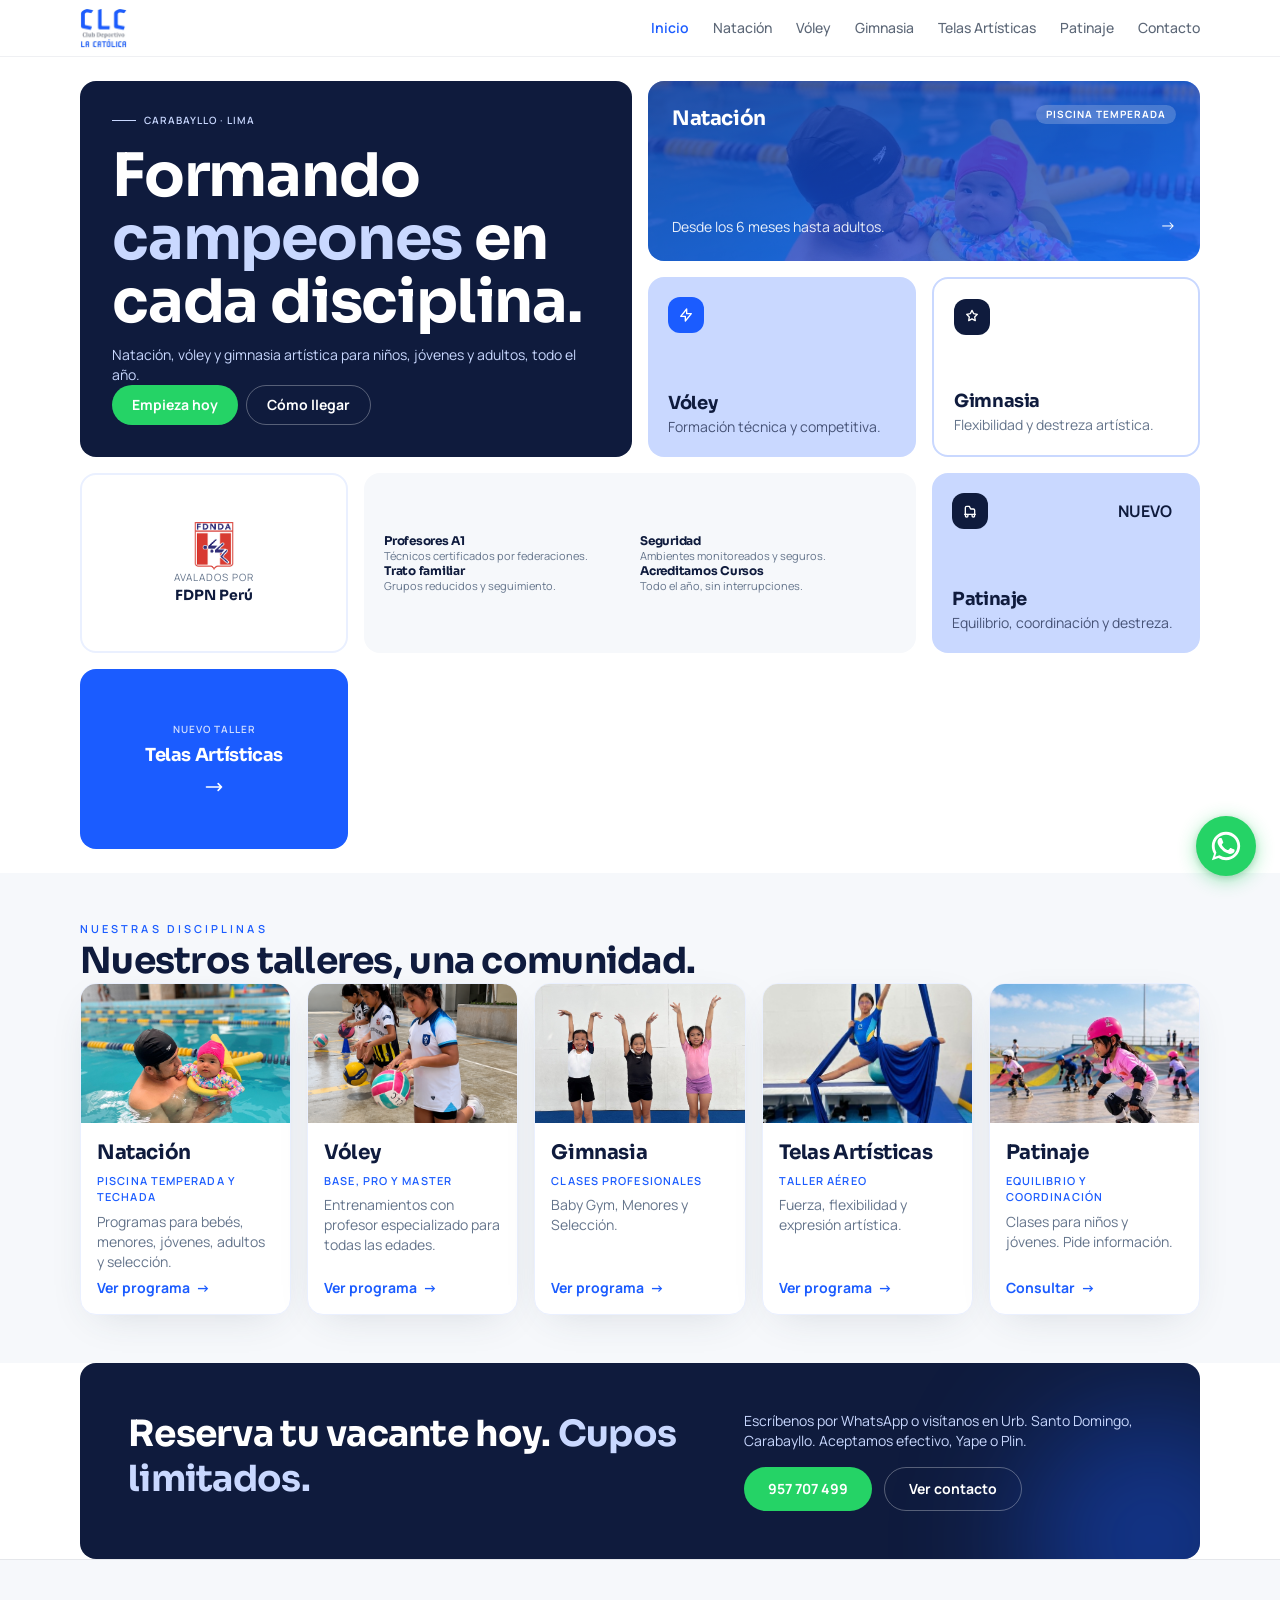
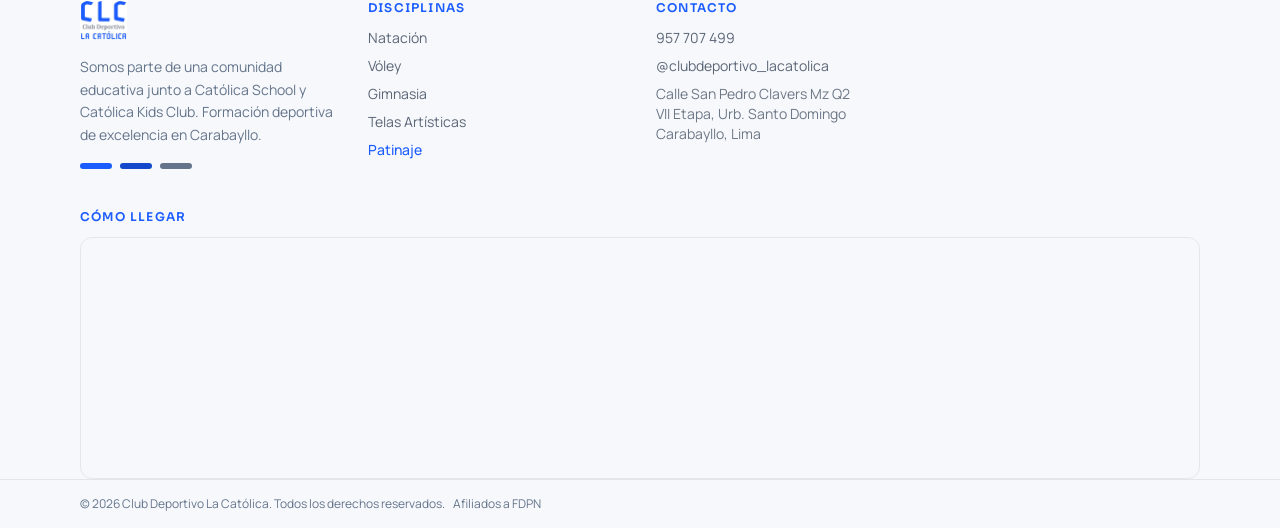
<file: index.html>
<!DOCTYPE html>
<html lang="es">
<head>
  <meta charset="utf-8"/>
  <meta name="viewport" content="width=device-width, initial-scale=1, viewport-fit=cover"/>
  <link rel="preload" as="image" href="assets/images/logo-clc.png?v=2"/>
  <link rel="stylesheet" href="assets/styles-Crbfe6pi.css"/>
  <link rel="stylesheet" href="https://fonts.googleapis.com/css2?family=Manrope:wght@400;500;600;700&family=Sora:wght@600;700;800&display=swap"/>
  <title>CLC — Club Deportivo La Católica | Natación, Vóley, Gimnasia y Patinaje</title>
  <meta name="description" content="Club Deportivo La Católica en Carabayllo. Natación en piscina temperada, vóley, gimnasia artística, telas aéreas y patinaje. Clases todo el año."/>
  <meta name="author" content="Club Deportivo La Católica"/>
  <meta property="og:title" content="CLC — Club Deportivo La Católica | Natación, Vóley, Gimnasia y Patinaje"/>
  <meta property="og:description" content="Club Deportivo La Católica en Carabayllo. Natación en piscina temperada, vóley, gimnasia artística, telas aéreas y patinaje. Clases todo el año."/>
  <meta property="og:type" content="website"/>
  <meta name="twitter:card" content="summary_large_image"/>
  <link rel="icon" href="favicon.ico" type="image/x-icon"/>
  <link rel="preconnect" href="https://fonts.googleapis.com"/>
  <link rel="preconnect" href="https://fonts.gstatic.com" crossorigin="anonymous"/>
  <style>
    /* Responsive System */
    html { -webkit-text-size-adjust: 100%; scroll-behavior: smooth; }
    body { overflow-x: hidden; width: 100%; }

    /* Bento Grid */
    .bento-grid { display: grid; gap: 0.75rem; grid-template-columns: 1fr; }
    @media (min-width: 640px) { .bento-grid { grid-template-columns: repeat(2, 1fr); gap: 1rem; } }
    @media (min-width: 1024px) {
      .bento-grid { grid-template-columns: repeat(4, 1fr); gap: 1rem; }
      .bento-hero { grid-column: span 2; grid-row: span 2; min-height: 380px; }
      .bento-natacion { grid-column: span 2; min-height: 180px; }
      .bento-sm { min-height: 180px; }
      .bento-benefits { grid-column: span 2; min-height: 180px; }
    }
    .bento-hero { min-height: 240px; }
    @media (min-width: 640px) { .bento-hero { min-height: 300px; grid-column: span 2; } }

    /* Disciplines Grid */
    .disc-img { aspect-ratio: 3/2; }
    @media (min-width: 480px) { .disc-img { aspect-ratio: 4/3; } }
    @media (min-width: 768px) { .disc-img { aspect-ratio: 3/2; } }

    .disc-grid { display: grid; gap: 1rem; grid-template-columns: 1fr; }
    @media (min-width: 480px) { .disc-grid { grid-template-columns: repeat(2, 1fr); } }
    @media (min-width: 1024px) { .disc-grid { grid-template-columns: repeat(3, 1fr); } }
    @media (min-width: 1280px) { .disc-grid { grid-template-columns: repeat(5, 1fr); } }

    /* Fluid typography */
    .hero-h1 { font-size: clamp(1.75rem, 5vw, 3.75rem); line-height: 1.05; }
    .page-h1 { font-size: clamp(2rem, 6vw, 4.25rem); line-height: 1.02; }

    /* Responsive Tables */
    .table-container {
      overflow-x: auto;
      -webkit-overflow-scrolling: touch;
      border-radius: 0.75rem;
      border: 1px solid rgba(15, 27, 61, 0.1);
      width: 100%;
    }
    .table-container table { min-width: 440px; width: 100%; }

    /* Mobile scroll navigation */
    .mobile-nav {
      scrollbar-width: none;
      -ms-overflow-style: none;
      -webkit-overflow-scrolling: touch;
    }
    .mobile-nav::-webkit-scrollbar { display: none; }

    /* Boton Flotante Fijo de WhatsApp con Animacion de Pulso */
    .wa-floating-btn {
      position: fixed;
      bottom: 24px;
      right: 24px;
      z-index: 9999;
      display: flex;
      align-items: center;
      justify-content: center;
      width: 60px;
      height: 60px;
      background-color: #25d366;
      color: #ffffff !important;
      border-radius: 50%;
      box-shadow: 0 4px 18px rgba(37, 211, 102, 0.45), 0 2px 6px rgba(0, 0, 0, 0.15);
      text-decoration: none;
      cursor: pointer;
      transition: transform 0.3s cubic-bezier(0.34, 1.56, 0.64, 1), box-shadow 0.3s ease;
      animation: wa-pulse 3s infinite ease-in-out;
    }
    .wa-floating-btn:hover {
      transform: scale(1.1) translateY(-2px);
      box-shadow: 0 8px 26px rgba(37, 211, 102, 0.65), 0 4px 12px rgba(0, 0, 0, 0.2);
      animation: none;
    }
    .wa-floating-btn:active {
      transform: scale(0.94);
    }
    .wa-icon {
      width: 34px;
      height: 34px;
      fill: #ffffff;
      transition: transform 0.3s ease;
    }
    .wa-floating-btn:hover .wa-icon {
      transform: scale(1.05);
    }
    .wa-tooltip {
      position: absolute;
      right: 72px;
      background-color: #0f1b3d;
      color: #ffffff;
      padding: 7px 14px;
      border-radius: 20px;
      font-size: 13px;
      font-weight: 600;
      white-space: nowrap;
      box-shadow: 0 4px 15px rgba(0,0,0,0.22);
      opacity: 0;
      visibility: hidden;
      transform: translateX(10px);
      transition: opacity 0.25s ease, transform 0.25s ease, visibility 0.25s;
      pointer-events: none;
      font-family: 'Manrope', sans-serif;
    }
    .wa-tooltip::after {
      content: '';
      position: absolute;
      top: 50%;
      right: -6px;
      transform: translateY(-50%);
      border-width: 6px 0 6px 6px;
      border-style: solid;
      border-color: transparent transparent transparent #0f1b3d;
    }
    .wa-floating-btn:hover .wa-tooltip {
      opacity: 1;
      visibility: visible;
      transform: translateX(0);
    }
    @keyframes wa-pulse {
      0% {
        box-shadow: 0 0 0 0 rgba(37, 211, 102, 0.65), 0 4px 18px rgba(37, 211, 102, 0.45);
      }
      70% {
        box-shadow: 0 0 0 18px rgba(37, 211, 102, 0), 0 4px 18px rgba(37, 211, 102, 0.45);
      }
      100% {
        box-shadow: 0 0 0 0 rgba(37, 211, 102, 0), 0 4px 18px rgba(37, 211, 102, 0.45);
      }
    }
    @media (max-width: 640px) {
      .wa-floating-btn {
        bottom: 20px;
        right: 20px;
        width: 54px;
        height: 54px;
      }
      .wa-icon {
        width: 30px;
        height: 30px;
      }
      .wa-tooltip {
        display: none;
      }
    }
  </style>
</head>
<body class="bg-background text-foreground antialiased">
<a class="wa-floating-btn" href="https://wa.me/51957707499?text=Hola,%20deseo%20más%20información%20sobre%20las%20clases%20en%20el%20Club%20Deportivo%20La%20Católica" target="_blank" rel="noreferrer" aria-label="Escribir por WhatsApp">
  <span class="wa-tooltip">¿Tienes dudas? ¡Escríbenos!</span>
  <svg class="wa-icon" viewBox="0 0 24 24" fill="currentColor">
    <path d="M17.472 14.382c-.297-.149-1.758-.867-2.03-.967-.273-.099-.471-.148-.67.15-.197.297-.767.966-.94 1.164-.173.199-.347.223-.644.075-.297-.15-1.255-.463-2.39-1.475-.883-.788-1.48-1.761-1.653-2.059-.173-.297-.018-.458.13-.606.134-.133.298-.347.446-.52.149-.174.198-.298.298-.497.099-.198.05-.371-.025-.52-.075-.149-.669-1.612-.916-2.207-.242-.579-.487-.5-.669-.51-.173-.008-.371-.01-.57-.01-.198 0-.52.074-.792.372-.272.297-1.04 1.016-1.04 2.479 0 1.462 1.065 2.875 1.213 3.074.149.198 2.096 3.2 5.077 4.487.709.306 1.262.489 1.694.625.712.227 1.36.195 1.871.118.571-.085 1.758-.719 2.006-1.413.248-.694.248-1.289.173-1.413-.074-.124-.272-.198-.57-.347z"/>
    <path d="M11.999 2C6.477 2 2 6.477 2 12c0 1.989.574 3.842 1.565 5.408L2 22l4.737-1.541A9.953 9.953 0 0 0 12 22c5.523 0 10-4.477 10-10S17.523 2 11.999 2zm0 18a7.952 7.952 0 0 1-4.274-1.248l-.306-.181-3.167 1.03.986-3.093-.199-.318A7.953 7.953 0 0 1 4 12c0-4.411 3.589-8 8-8 4.41 0 8 3.589 8 8s-3.59 8-8 8z"/>
  </svg>
</a>
<div class="flex min-h-screen flex-col bg-background text-foreground">

  <header class="sticky top-0 z-40 border-b border-border/60 bg-background/80 backdrop-blur">
    <div class="container-x flex h-14 items-center justify-between md:h-18">
      <a class="flex items-center gap-2" href="index.html">
        <img src="assets/images/logo-clc.png?v=2" alt="CLC Club Deportivo La Católica" class="h-8 w-auto md:h-10"/>
      </a>
      <nav class="hidden items-center gap-6 lg:gap-8 md:flex">
        <a href="index.html" class="text-sm font-medium text-primary font-semibold" aria-current="page">Inicio</a><a href="natacion.html" class="text-sm font-medium text-foreground/80 hover:text-primary transition-colors">Natación</a><a href="voley.html" class="text-sm font-medium text-foreground/80 hover:text-primary transition-colors">Vóley</a><a href="gimnasia.html" class="text-sm font-medium text-foreground/80 hover:text-primary transition-colors">Gimnasia</a><a href="telas.html" class="text-sm font-medium text-foreground/80 hover:text-primary transition-colors">Telas Artísticas</a><a href="patinaje.html" class="text-sm font-medium text-foreground/80 hover:text-primary transition-colors">Patinaje</a><a href="contacto.html" class="text-sm font-medium text-foreground/80 hover:text-primary transition-colors">Contacto</a>
      </nav>
      <a href="https://wa.me/51957707499" target="_blank" rel="noreferrer"
         class="hidden sm:inline-flex h-9 items-center rounded-full bg-[color:var(--brand-whatsapp)] px-4 text-sm font-medium text-white transition-colors hover:bg-[color:var(--brand-whatsapp-dark)]">
        Inscríbete
      </a>
    </div>
    <nav class="border-t border-border/60 md:hidden">
      <div class="mobile-nav container-x flex gap-5 overflow-x-auto py-2.5 text-sm">
        <a href="index.html" class="whitespace-nowrap font-medium text-primary font-semibold" aria-current="page">Inicio</a><a href="natacion.html" class="whitespace-nowrap font-medium text-foreground/70 hover:text-primary">Natación</a><a href="voley.html" class="whitespace-nowrap font-medium text-foreground/70 hover:text-primary">Vóley</a><a href="gimnasia.html" class="whitespace-nowrap font-medium text-foreground/70 hover:text-primary">Gimnasia</a><a href="telas.html" class="whitespace-nowrap font-medium text-foreground/70 hover:text-primary">Telas Artísticas</a><a href="patinaje.html" class="whitespace-nowrap font-medium text-foreground/70 hover:text-primary">Patinaje</a><a href="contacto.html" class="whitespace-nowrap font-medium text-foreground/70 hover:text-primary">Contacto</a>
      </div>
    </nav>
  </header>
  <main class="flex-1">

    <!-- ── SECCIÓN 1: BENTO HERO ── -->
    <section class="bg-white">
      <div class="container-x py-6 md:py-10 lg:py-14">
        <div class="bento-grid">

          <!-- Hero principal -->
          <div class="bento-hero relative overflow-hidden rounded-2xl bg-[color:var(--brand-navy)] p-6 md:p-8 lg:p-10">
            <div aria-hidden="true" class="absolute -top-16 -right-16 h-56 w-56 rounded-full bg-[color:var(--brand-blue)]/40 blur-3xl"></div>
            <div class="relative z-10 flex h-full flex-col justify-between">
              <p class="flex items-center gap-2 text-[10px] font-semibold uppercase tracking-widest text-[color:var(--brand-blue-soft)]">
                <span class="inline-block h-px w-6 bg-[color:var(--brand-blue-soft)]"></span>Carabayllo · Lima
              </p>
              <div>
                <h1 class="hero-h1 font-display text-white">
                  Formando <span class="text-[color:var(--brand-blue-soft)]">campeones</span> en cada disciplina.
                </h1>
                <p class="mt-3 max-w-sm text-sm text-[color:var(--brand-blue-soft)] md:text-base">
                  Natación, vóley y gimnasia artística para niños, jóvenes y adultos, todo el año.
                </p>
                <div class="mt-5 flex flex-wrap gap-2">
                  <a href="https://wa.me/51957707499" target="_blank" rel="noreferrer"
                     class="inline-flex h-10 items-center rounded-full bg-[color:var(--brand-whatsapp)] px-5 text-sm font-bold text-white transition-colors hover:bg-[color:var(--brand-whatsapp-dark)]">
                    Empieza hoy
                  </a>
                  <a href="contacto.html"
                     class="inline-flex h-10 items-center rounded-full border border-white/30 px-5 text-sm font-bold text-white hover:bg-white/10">
                    Cómo llegar
                  </a>
                </div>
              </div>
            </div>
          </div>

          <!-- Card Natación -->
          <a href="natacion.html" class="bento-natacion group relative overflow-hidden rounded-2xl bg-[color:var(--brand-blue)] p-6">
            <img src="assets/images/hero-natacion.jpg?v=2" alt="Natación"
                 class="absolute inset-0 h-full w-full object-cover opacity-25 transition-transform duration-700 group-hover:scale-105"/>
            <div class="absolute inset-0 bg-gradient-to-br from-black/30 to-transparent"></div>
            <div class="relative z-10 flex h-full flex-col justify-between">
              <div class="flex items-start justify-between">
                <h2 class="font-display text-xl text-white md:text-2xl">Natación</h2>
                <span class="rounded-full bg-white/20 px-2.5 py-0.5 text-[10px] font-bold uppercase tracking-widest text-white backdrop-blur">Piscina temperada</span>
              </div>
              <div class="flex items-end justify-between">
                <p class="text-sm text-white/90">Desde los 6 meses hasta adultos.</p>
                <span aria-hidden="true" class="text-white transition-transform group-hover:translate-x-1">→</span>
              </div>
            </div>
          </a>

          <!-- Card Vóley -->
          <a href="voley.html" class="bento-sm group flex flex-col justify-between rounded-2xl bg-[color:var(--brand-blue-soft)] p-5 transition-shadow hover:shadow-xl">
            <div class="flex h-9 w-9 items-center justify-center rounded-xl bg-[color:var(--brand-blue)]">
              <svg class="h-4 w-4 text-white" fill="none" stroke="currentColor" viewBox="0 0 24 24">
                <path stroke-linecap="round" stroke-linejoin="round" stroke-width="2" d="M13 10V3L4 14h7v7l9-11h-7z"/>
              </svg>
            </div>
            <div>
              <h3 class="font-display text-lg text-[color:var(--brand-navy)]">Vóley</h3>
              <p class="mt-0.5 text-sm text-[color:var(--brand-navy)]/70">Formación técnica y competitiva.</p>
            </div>
          </a>

          <!-- Card Gimnasia -->
          <a href="gimnasia.html" class="bento-sm group flex flex-col justify-between rounded-2xl border-2 border-[color:var(--brand-blue-soft)] bg-white p-5 transition-shadow hover:shadow-xl">
            <div class="flex h-9 w-9 items-center justify-center rounded-xl bg-[color:var(--brand-navy)]">
              <svg class="h-4 w-4 text-white" fill="none" stroke="currentColor" viewBox="0 0 24 24">
                <path stroke-linecap="round" stroke-linejoin="round" stroke-width="2" d="M12 2l2.39 4.84L20 8l-4 3.9.94 5.5L12 14.77 7.06 17.4 8 11.9 4 8l5.61-1.16L12 2z"/>
              </svg>
            </div>
            <div>
              <h3 class="font-display text-lg text-[color:var(--brand-navy)]">Gimnasia</h3>
              <p class="mt-0.5 text-sm text-muted-foreground">Flexibilidad y destreza artística.</p>
            </div>
          </a>

          <!-- Card FDPN -->
          <div class="bento-sm flex flex-col items-center justify-center rounded-2xl border-2 border-[color:var(--brand-blue-light)] bg-white p-5 text-center">
            <img src="assets/images/fdpn-badge.png?v=2" alt="FDPN" class="mb-2 h-12 w-auto" loading="lazy"/>
            <span class="text-[10px] uppercase tracking-widest text-muted-foreground">Avalados por</span>
            <span class="font-display text-sm font-bold text-[color:var(--brand-navy)]">FDPN Perú</span>
          </div>

          <!-- Card Beneficios -->
          <div class="bento-benefits flex flex-col justify-center rounded-2xl bg-[color:var(--paper)] p-5">
            <div class="grid grid-cols-2 gap-x-4 gap-y-3">
              <div>
                <h4 class="text-xs font-bold text-[color:var(--brand-navy)]">Profesores A1</h4>
                <p class="text-[11px] leading-tight text-muted-foreground">Técnicos certificados por federaciones.</p>
              </div>
              <div>
                <h4 class="text-xs font-bold text-[color:var(--brand-navy)]">Seguridad</h4>
                <p class="text-[11px] leading-tight text-muted-foreground">Ambientes monitoreados y seguros.</p>
              </div>
              <div>
                <h4 class="text-xs font-bold text-[color:var(--brand-navy)]">Trato familiar</h4>
                <p class="text-[11px] leading-tight text-muted-foreground">Grupos reducidos y seguimiento.</p>
              </div>
              <div>
                <h4 class="text-xs font-bold text-[color:var(--brand-navy)]">Acreditamos Cursos</h4>
                <p class="text-[11px] leading-tight text-muted-foreground">Todo el año, sin interrupciones.</p>
              </div>
            </div>
          </div>

          <!-- Card Patinaje Bento -->
          <a href="patinaje.html" target="_blank" rel="noreferrer"
             class="bento-sm group flex flex-col justify-between rounded-2xl bg-[color:var(--brand-blue-soft)] p-5 transition-all hover:shadow-xl hover:-translate-y-0.5">
            <div class="flex items-center justify-between">
              <div class="flex h-9 w-9 items-center justify-center rounded-xl bg-[color:var(--brand-navy)] text-white">
                <svg class="h-4 w-4" viewBox="0 0 24 24" fill="none" stroke="currentColor" stroke-width="2" stroke-linecap="round" stroke-linejoin="round">
                  <path d="M4 17h16"/><circle cx="7" cy="19" r="2"/><circle cx="17" cy="19" r="2"/>
                  <path d="M5 17V7a2 2 0 0 1 2-2h4l2 4h4a2 2 0 0 1 2 2v6"/>
                </svg>
              </div>
              <span class="rounded-full bg-white/70 px-2 py-0.5 text-[9px] font-bold uppercase tracking-wider text-[color:var(--brand-navy)]">Nuevo</span>
            </div>
            <div>
              <h3 class="font-display text-lg text-[color:var(--brand-navy)]">Patinaje</h3>
              <p class="mt-0.5 text-sm text-[color:var(--brand-navy)]/70">Equilibrio, coordinación y destreza.</p>
            </div>
          </a>

          <!-- Card Telas Artísticas Bento -->
          <a href="telas.html" class="bento-sm group flex flex-col items-center justify-center rounded-2xl bg-[color:var(--brand-blue)] p-5 text-center">
            <span class="text-[10px] font-semibold uppercase tracking-widest text-white/80">Nuevo taller</span>
            <h3 class="mt-1 font-display text-lg text-white">Telas Artísticas</h3>
            <svg class="mt-2 h-5 w-5 text-white transition-transform group-hover:translate-x-1" fill="none" stroke="currentColor" viewBox="0 0 24 24">
              <path stroke-linecap="round" stroke-linejoin="round" stroke-width="2" d="M17 8l4 4m0 0l-4 4m4-4H3"/>
            </svg>
          </a>

        </div>
      </div>
    </section>

    <!-- ── SECCIÓN 2: DISCIPLINAS (cards detallados) ── -->
    <section class="bg-[color:var(--paper)]">
      <div class="container-x py-12 md:py-20">
        <div class="mb-8 md:mb-12">
          <p class="mb-2 text-[11px] font-semibold uppercase tracking-[0.28em] text-[color:var(--brand-blue)]">Nuestras disciplinas</p>
          <h2 class="font-display text-3xl leading-tight text-[color:var(--brand-navy)] md:text-4xl lg:text-5xl">
            Nuestros talleres, una comunidad.
          </h2>
        </div>

        <div class="disc-grid">

          <!-- Natación -->
          <a href="natacion.html" class="group flex flex-col overflow-hidden rounded-2xl border border-[color:var(--brand-blue-light)] bg-white shadow-sport transition-transform hover:-translate-y-1">
            <div class="disc-img relative overflow-hidden">
              <img src="assets/images/hero-natacion.jpg?v=2" alt="Natación"
                   class="h-full w-full object-cover transition-transform duration-700 group-hover:scale-105" loading="lazy"/>
              <span class="absolute left-3 top-3 rounded-full bg-white/90 px-2.5 py-0.5 text-[10px] font-bold uppercase tracking-widest text-[color:var(--brand-navy)]">01</span>
            </div>
            <div class="flex flex-1 flex-col gap-1.5 p-4 md:p-5">
              <h3 class="font-display text-xl text-[color:var(--brand-navy)]">Natación</h3>
              <p class="text-[11px] font-semibold uppercase tracking-widest text-[color:var(--brand-blue)]">Piscina temperada y techada</p>
              <p class="text-sm text-muted-foreground">Programas para bebés, menores, jóvenes, adultos y selección.</p>
              <span class="mt-auto inline-flex items-center gap-1.5 text-sm font-bold text-[color:var(--brand-blue)]">
                Ver programa <span aria-hidden="true" class="transition-transform group-hover:translate-x-1">→</span>
              </span>
            </div>
          </a>

          <!-- Vóley -->
          <a href="voley.html" class="group flex flex-col overflow-hidden rounded-2xl border border-[color:var(--brand-blue-light)] bg-white shadow-sport transition-transform hover:-translate-y-1">
            <div class="disc-img relative overflow-hidden">
              <img src="assets/images/hero-voley.jpg?v=2" alt="Vóley"
                   class="h-full w-full object-cover transition-transform duration-700 group-hover:scale-105" loading="lazy"/>
              <span class="absolute left-3 top-3 rounded-full bg-white/90 px-2.5 py-0.5 text-[10px] font-bold uppercase tracking-widest text-[color:var(--brand-navy)]">02</span>
            </div>
            <div class="flex flex-1 flex-col gap-1.5 p-4 md:p-5">
              <h3 class="font-display text-xl text-[color:var(--brand-navy)]">Vóley</h3>
              <p class="text-[11px] font-semibold uppercase tracking-widest text-[color:var(--brand-blue)]">Base, Pro y Master</p>
              <p class="text-sm text-muted-foreground">Entrenamientos con profesor especializado para todas las edades.</p>
              <span class="mt-auto inline-flex items-center gap-1.5 text-sm font-bold text-[color:var(--brand-blue)]">
                Ver programa <span aria-hidden="true" class="transition-transform group-hover:translate-x-1">→</span>
              </span>
            </div>
          </a>

          <!-- Gimnasia -->
          <a href="gimnasia.html" class="group flex flex-col overflow-hidden rounded-2xl border border-[color:var(--brand-blue-light)] bg-white shadow-sport transition-transform hover:-translate-y-1">
            <div class="disc-img relative overflow-hidden">
              <img src="assets/images/hero-gimnasia.jpg?v=2" alt="Gimnasia"
                   class="h-full w-full object-cover transition-transform duration-700 group-hover:scale-105" loading="lazy"/>
              <span class="absolute left-3 top-3 rounded-full bg-white/90 px-2.5 py-0.5 text-[10px] font-bold uppercase tracking-widest text-[color:var(--brand-navy)]">03</span>
            </div>
            <div class="flex flex-1 flex-col gap-1.5 p-4 md:p-5">
              <h3 class="font-display text-xl text-[color:var(--brand-navy)]">Gimnasia</h3>
              <p class="text-[11px] font-semibold uppercase tracking-widest text-[color:var(--brand-blue)]">Clases profesionales</p>
              <p class="text-sm text-muted-foreground">Baby Gym, Menores y Selección.</p>
              <span class="mt-auto inline-flex items-center gap-1.5 text-sm font-bold text-[color:var(--brand-blue)]">
                Ver programa <span aria-hidden="true" class="transition-transform group-hover:translate-x-1">→</span>
              </span>
            </div>
          </a>

          <!-- Telas Artísticas -->
          <a href="telas.html" class="group flex flex-col overflow-hidden rounded-2xl border border-[color:var(--brand-blue-light)] bg-white shadow-sport transition-transform hover:-translate-y-1">
            <div class="disc-img relative overflow-hidden">
              <img src="assets/images/hero-telas.jpg?v=2" alt="Telas Artísticas"
                   class="h-full w-full object-cover transition-transform duration-700 group-hover:scale-105" loading="lazy"/>
              <span class="absolute left-3 top-3 rounded-full bg-white/90 px-2.5 py-0.5 text-[10px] font-bold uppercase tracking-widest text-[color:var(--brand-navy)]">04</span>
            </div>
            <div class="flex flex-1 flex-col gap-1.5 p-4 md:p-5">
              <h3 class="font-display text-xl text-[color:var(--brand-navy)]">Telas Artísticas</h3>
              <p class="text-[11px] font-semibold uppercase tracking-widest text-[color:var(--brand-blue)]">Taller aéreo</p>
              <p class="text-sm text-muted-foreground">Fuerza, flexibilidad y expresión artística.</p>
              <span class="mt-auto inline-flex items-center gap-1.5 text-sm font-bold text-[color:var(--brand-blue)]">
                Ver programa <span aria-hidden="true" class="transition-transform group-hover:translate-x-1">→</span>
              </span>
            </div>
          </a>

          <!-- Patinaje -->
          <a href="patinaje.html" target="_blank" rel="noreferrer"
             class="group flex flex-col overflow-hidden rounded-2xl border border-[color:var(--brand-blue-light)] bg-white shadow-sport transition-transform hover:-translate-y-1">
            <div class="disc-img relative overflow-hidden">
              <img src="assets/images/hero-patinaje.jpg?v=2" alt="Patinaje"
                   class="h-full w-full object-cover transition-transform duration-700 group-hover:scale-105" loading="lazy"/>
              <span class="absolute left-3 top-3 rounded-full bg-white/90 px-2.5 py-0.5 text-[10px] font-bold uppercase tracking-widest text-[color:var(--brand-navy)]">05</span>
              <span class="absolute right-3 top-3 rounded-full bg-[color:var(--brand-whatsapp)] px-2 py-0.5 text-[9px] font-bold uppercase tracking-wider text-white">Nuevo</span>
            </div>
            <div class="flex flex-1 flex-col gap-1.5 p-4 md:p-5">
              <h3 class="font-display text-xl text-[color:var(--brand-navy)]">Patinaje</h3>
              <p class="text-[11px] font-semibold uppercase tracking-widest text-[color:var(--brand-blue)]">Equilibrio y coordinación</p>
              <p class="text-sm text-muted-foreground">Clases para niños y jóvenes. Pide información.</p>
              <span class="mt-auto inline-flex items-center gap-1.5 text-sm font-bold text-[color:var(--brand-blue)]">
                Consultar <span aria-hidden="true" class="transition-transform group-hover:translate-x-1">→</span>
              </span>
            </div>
          </a>

        </div>
      </div>
    </section>

    <!-- ── SECCIÓN 3: CTA ── -->
    <section class="bg-white">
      <div class="container-x pb-16 md:pb-24">
        <div class="relative overflow-hidden rounded-2xl bg-[color:var(--brand-navy)] p-8 md:p-12 lg:p-14">
          <div aria-hidden="true" class="absolute -bottom-20 -right-20 h-64 w-64 rounded-full bg-[color:var(--brand-blue)]/40 blur-3xl"></div>
          <div class="relative grid gap-8 md:grid-cols-12">
            <div class="md:col-span-7">
              <h2 class="font-display text-3xl leading-tight text-white md:text-4xl lg:text-5xl">
                Reserva tu vacante hoy. <span class="text-[color:var(--brand-blue-soft)]">Cupos limitados.</span>
              </h2>
            </div>
            <div class="flex flex-col justify-end gap-4 md:col-span-5">
              <p class="text-sm text-[color:var(--brand-blue-soft)] md:text-base">
                Escríbenos por WhatsApp o visítanos en Urb. Santo Domingo, Carabayllo. Aceptamos efectivo, Yape o Plin.
              </p>
              <div class="flex flex-wrap gap-3">
                <a href="https://wa.me/51957707499" target="_blank" rel="noreferrer"
                   class="inline-flex h-11 items-center rounded-full bg-[color:var(--brand-whatsapp)] px-6 text-sm font-bold text-white transition-colors hover:bg-[color:var(--brand-whatsapp-dark)]">
                  957 707 499
                </a>
                <a href="contacto.html"
                   class="inline-flex h-11 items-center rounded-full border border-white/30 px-6 text-sm font-bold text-white hover:bg-white/10">
                  Ver contacto
                </a>
              </div>
            </div>
          </div>
        </div>
      </div>
    </section>

  </main>
  <footer class="border-t border-border bg-[color:var(--paper)] text-[color:var(--ink)]">
    <div class="container-x grid gap-8 py-10 sm:grid-cols-2 md:grid-cols-4 md:py-14">
      <div class="sm:col-span-2">
        <img src="assets/images/logo-clc.png?v=2" alt="CLC Club Deportivo La Católica" class="h-10 w-auto" />
        <p class="mt-4 max-w-sm text-sm leading-relaxed text-muted-foreground">
          Somos parte de una comunidad educativa junto a Católica School y Católica Kids Club. Formación deportiva de excelencia en Carabayllo.
        </p>
        <div class="mt-4 flex gap-2">
          <span class="h-1.5 w-8 rounded-full bg-[color:var(--brand-blue)]"></span>
          <span class="h-1.5 w-8 rounded-full bg-[color:var(--brand-blue-dark)]"></span>
          <span class="h-1.5 w-8 rounded-full bg-[color:var(--muted-foreground)]"></span>
        </div>
      </div>
      <div>
        <h4 class="text-xs font-semibold uppercase tracking-widest text-[color:var(--brand-blue)]">Disciplinas</h4>
        <ul class="mt-3 space-y-2 text-sm text-foreground/80">
          <li><a href="natacion.html" class="hover:text-[color:var(--brand-blue)] transition-colors">Natación</a></li>
          <li><a href="voley.html" class="hover:text-[color:var(--brand-blue)] transition-colors">Vóley</a></li>
          <li><a href="gimnasia.html" class="hover:text-[color:var(--brand-blue)] transition-colors">Gimnasia</a></li>
          <li><a href="telas.html" class="hover:text-[color:var(--brand-blue)] transition-colors">Telas Artísticas</a></li>
          <li><a href="patinaje.html" class="hover:text-[color:var(--brand-blue)] transition-colors font-medium text-primary">Patinaje</a></li>
        </ul>
      </div>
      <div>
        <h4 class="text-xs font-semibold uppercase tracking-widest text-[color:var(--brand-blue)]">Contacto</h4>
        <ul class="mt-3 space-y-2 text-sm text-foreground/80">
          <li><a href="https://wa.me/51957707499" target="_blank" rel="noreferrer" class="hover:text-[color:var(--brand-blue)]">957 707 499</a></li>
          <li><a href="https://instagram.com/clubdeportivo_lacatolica" target="_blank" rel="noreferrer" class="hover:text-[color:var(--brand-blue)]">@clubdeportivo_lacatolica</a></li>
          <li class="pt-1 leading-snug text-foreground/70">Calle San Pedro Clavers Mz Q2<br/>VII Etapa, Urb. Santo Domingo<br/>Carabayllo, Lima</li>
        </ul>
      </div>
    </div>
    <div class="container-x pb-8">
      <h4 class="mb-3 text-xs font-semibold uppercase tracking-widest text-[color:var(--brand-blue)]">Cómo llegar</h4>
      <div class="overflow-hidden rounded-xl border border-border">
        <iframe title="Ubicación Club Deportivo La Católica"
                src="https://www.google.com/maps?q=Calle+San+Pedro+Clavers+Mz+Q2+Urb.+Santo+Domingo+Carabayllo+Lima&output=embed"
                width="100%" height="240" loading="lazy" referrerpolicy="no-referrer-when-downgrade" style="border:0;display:block;"></iframe>
      </div>
    </div>
    <div class="border-t border-ink/10">
      <div class="container-x flex flex-col gap-2 py-4 text-xs text-muted-foreground sm:flex-row sm:items-center sm:justify-between">
        <span>© 2026 Club Deportivo La Católica. Todos los derechos reservados.</span>
        <span>Afiliados a FDPN</span>
      </div>
    </div>
  </footer>
</div>
<script>
  document.addEventListener('DOMContentLoaded', function() {
    document.querySelectorAll('a[href^="#"]').forEach(anchor => {
      anchor.addEventListener('click', function(e) {
        const el = document.getElementById(this.getAttribute('href').slice(1));
        if (el) { e.preventDefault(); el.scrollIntoView({ behavior: 'smooth' }); }
      });
    });
  });
</script>
</body>
</html>
</file>
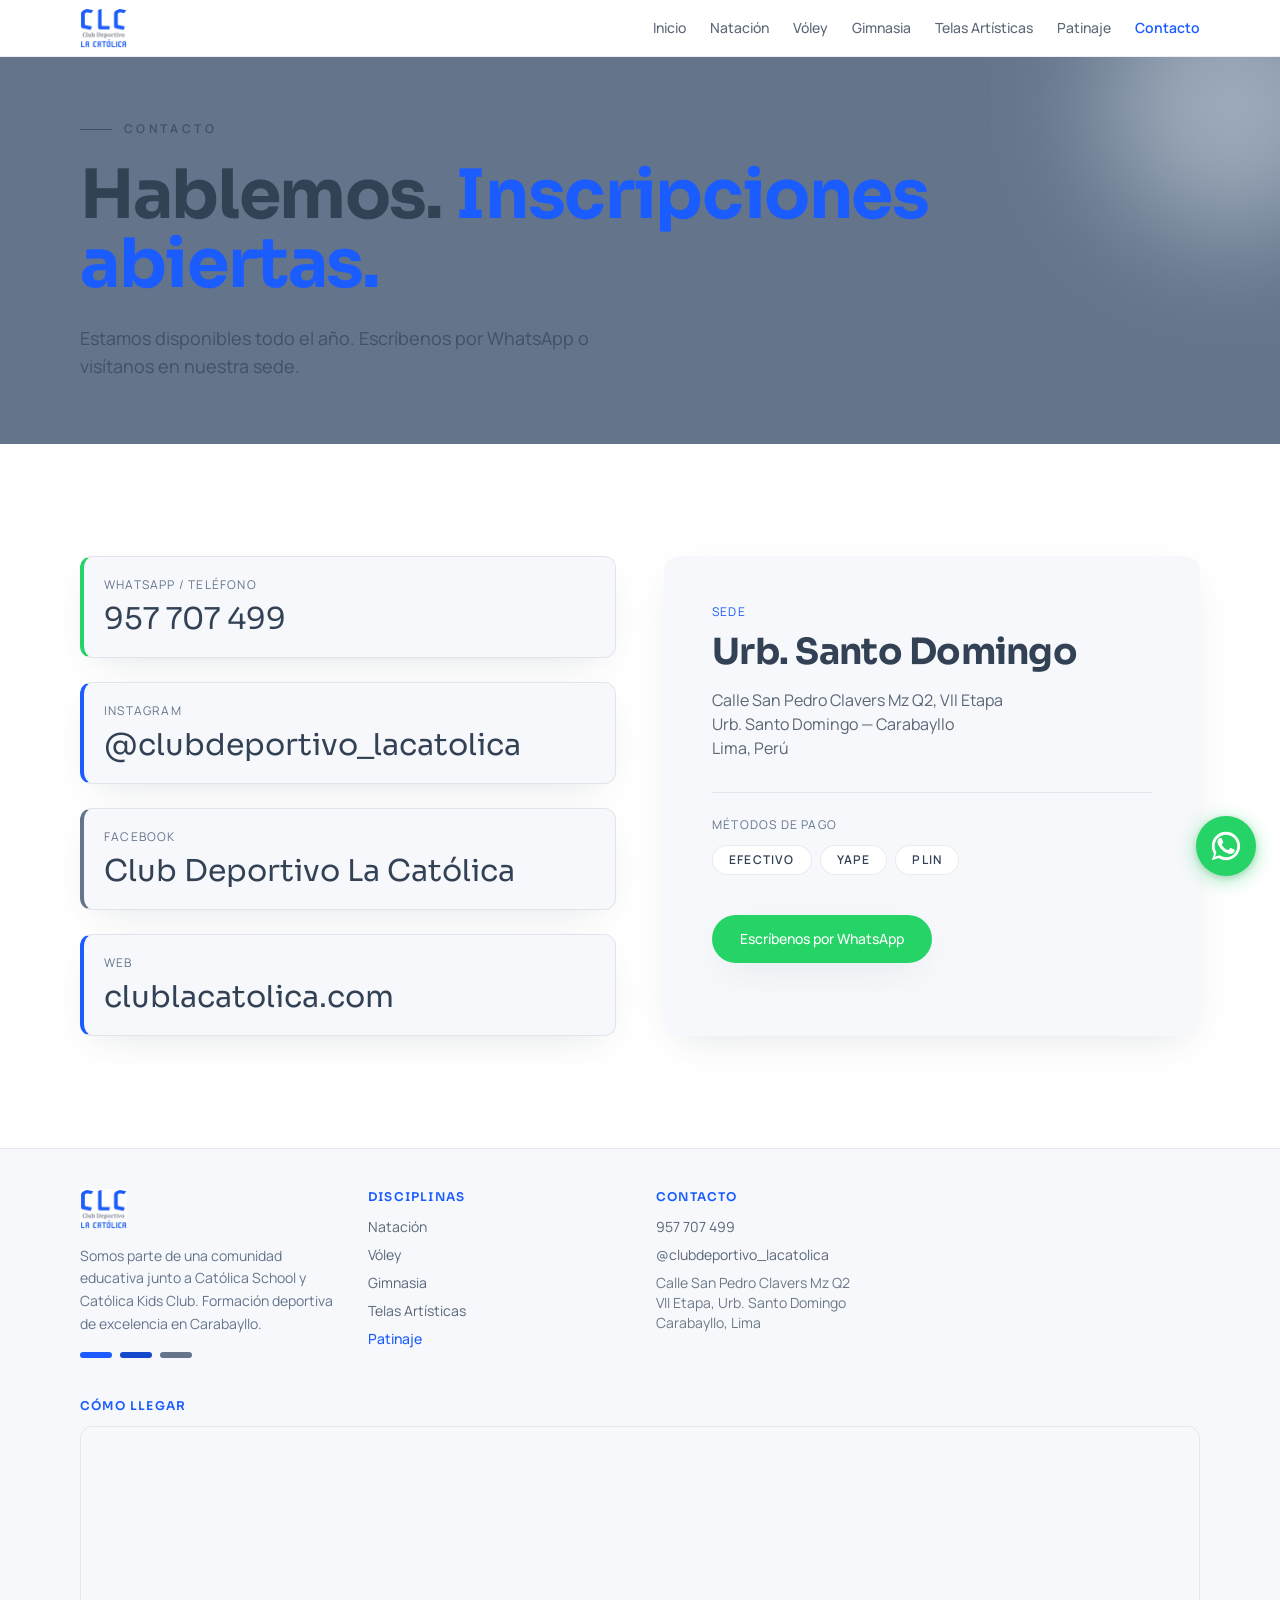
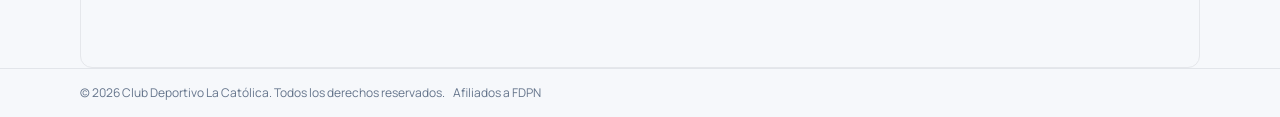
<file: contacto.html>
<!DOCTYPE html>
<html lang="es">
<head>
  <meta charset="utf-8"/>
  <meta name="viewport" content="width=device-width, initial-scale=1, viewport-fit=cover"/>
  <link rel="preload" as="image" href="assets/images/logo-clc.png?v=2"/>
  <link rel="stylesheet" href="assets/styles-Crbfe6pi.css"/>
  <link rel="stylesheet" href="https://fonts.googleapis.com/css2?family=Manrope:wght@400;500;600;700&family=Sora:wght@600;700;800&display=swap"/>
  <title>Contacto — CLC Club Deportivo La Católica</title>
  <meta name="description" content="Inscríbete hoy en Club Deportivo La Católica en Carabayllo. Contáctanos por WhatsApp o visítanos."/>
  <meta name="author" content="Club Deportivo La Católica"/>
  <meta property="og:title" content="Contacto — CLC Club Deportivo La Católica"/>
  <meta property="og:description" content="Inscríbete hoy en Club Deportivo La Católica en Carabayllo. Contáctanos por WhatsApp o visítanos."/>
  <meta property="og:type" content="website"/>
  <meta name="twitter:card" content="summary_large_image"/>
  <link rel="icon" href="favicon.ico" type="image/x-icon"/>
  <link rel="preconnect" href="https://fonts.googleapis.com"/>
  <link rel="preconnect" href="https://fonts.gstatic.com" crossorigin="anonymous"/>
  <style>
    /* Responsive System */
    html { -webkit-text-size-adjust: 100%; scroll-behavior: smooth; }
    body { overflow-x: hidden; width: 100%; }

    /* Bento Grid */
    .bento-grid { display: grid; gap: 0.75rem; grid-template-columns: 1fr; }
    @media (min-width: 640px) { .bento-grid { grid-template-columns: repeat(2, 1fr); gap: 1rem; } }
    @media (min-width: 1024px) {
      .bento-grid { grid-template-columns: repeat(4, 1fr); gap: 1rem; }
      .bento-hero { grid-column: span 2; grid-row: span 2; min-height: 380px; }
      .bento-natacion { grid-column: span 2; min-height: 180px; }
      .bento-sm { min-height: 180px; }
      .bento-benefits { grid-column: span 2; min-height: 180px; }
    }
    .bento-hero { min-height: 240px; }
    @media (min-width: 640px) { .bento-hero { min-height: 300px; grid-column: span 2; } }

    /* Disciplines Grid */
    .disc-img { aspect-ratio: 3/2; }
    @media (min-width: 480px) { .disc-img { aspect-ratio: 4/3; } }
    @media (min-width: 768px) { .disc-img { aspect-ratio: 3/2; } }

    .disc-grid { display: grid; gap: 1rem; grid-template-columns: 1fr; }
    @media (min-width: 480px) { .disc-grid { grid-template-columns: repeat(2, 1fr); } }
    @media (min-width: 1024px) { .disc-grid { grid-template-columns: repeat(3, 1fr); } }
    @media (min-width: 1280px) { .disc-grid { grid-template-columns: repeat(5, 1fr); } }

    /* Fluid typography */
    .hero-h1 { font-size: clamp(1.75rem, 5vw, 3.75rem); line-height: 1.05; }
    .page-h1 { font-size: clamp(2rem, 6vw, 4.25rem); line-height: 1.02; }

    /* Responsive Tables */
    .table-container {
      overflow-x: auto;
      -webkit-overflow-scrolling: touch;
      border-radius: 0.75rem;
      border: 1px solid rgba(15, 27, 61, 0.1);
      width: 100%;
    }
    .table-container table { min-width: 440px; width: 100%; }

    /* Mobile scroll navigation */
    .mobile-nav {
      scrollbar-width: none;
      -ms-overflow-style: none;
      -webkit-overflow-scrolling: touch;
    }
    .mobile-nav::-webkit-scrollbar { display: none; }

    /* Boton Flotante Fijo de WhatsApp con Animacion de Pulso */
    .wa-floating-btn {
      position: fixed;
      bottom: 24px;
      right: 24px;
      z-index: 9999;
      display: flex;
      align-items: center;
      justify-content: center;
      width: 60px;
      height: 60px;
      background-color: #25d366;
      color: #ffffff !important;
      border-radius: 50%;
      box-shadow: 0 4px 18px rgba(37, 211, 102, 0.45), 0 2px 6px rgba(0, 0, 0, 0.15);
      text-decoration: none;
      cursor: pointer;
      transition: transform 0.3s cubic-bezier(0.34, 1.56, 0.64, 1), box-shadow 0.3s ease;
      animation: wa-pulse 3s infinite ease-in-out;
    }
    .wa-floating-btn:hover {
      transform: scale(1.1) translateY(-2px);
      box-shadow: 0 8px 26px rgba(37, 211, 102, 0.65), 0 4px 12px rgba(0, 0, 0, 0.2);
      animation: none;
    }
    .wa-floating-btn:active {
      transform: scale(0.94);
    }
    .wa-icon {
      width: 34px;
      height: 34px;
      fill: #ffffff;
      transition: transform 0.3s ease;
    }
    .wa-floating-btn:hover .wa-icon {
      transform: scale(1.05);
    }
    .wa-tooltip {
      position: absolute;
      right: 72px;
      background-color: #0f1b3d;
      color: #ffffff;
      padding: 7px 14px;
      border-radius: 20px;
      font-size: 13px;
      font-weight: 600;
      white-space: nowrap;
      box-shadow: 0 4px 15px rgba(0,0,0,0.22);
      opacity: 0;
      visibility: hidden;
      transform: translateX(10px);
      transition: opacity 0.25s ease, transform 0.25s ease, visibility 0.25s;
      pointer-events: none;
      font-family: 'Manrope', sans-serif;
    }
    .wa-tooltip::after {
      content: '';
      position: absolute;
      top: 50%;
      right: -6px;
      transform: translateY(-50%);
      border-width: 6px 0 6px 6px;
      border-style: solid;
      border-color: transparent transparent transparent #0f1b3d;
    }
    .wa-floating-btn:hover .wa-tooltip {
      opacity: 1;
      visibility: visible;
      transform: translateX(0);
    }
    @keyframes wa-pulse {
      0% {
        box-shadow: 0 0 0 0 rgba(37, 211, 102, 0.65), 0 4px 18px rgba(37, 211, 102, 0.45);
      }
      70% {
        box-shadow: 0 0 0 18px rgba(37, 211, 102, 0), 0 4px 18px rgba(37, 211, 102, 0.45);
      }
      100% {
        box-shadow: 0 0 0 0 rgba(37, 211, 102, 0), 0 4px 18px rgba(37, 211, 102, 0.45);
      }
    }
    @media (max-width: 640px) {
      .wa-floating-btn {
        bottom: 20px;
        right: 20px;
        width: 54px;
        height: 54px;
      }
      .wa-icon {
        width: 30px;
        height: 30px;
      }
      .wa-tooltip {
        display: none;
      }
    }
  </style>
</head>
<body class="bg-background text-foreground antialiased">
<a class="wa-floating-btn" href="https://wa.me/51957707499?text=Hola,%20deseo%20más%20información%20sobre%20las%20clases%20en%20el%20Club%20Deportivo%20La%20Católica" target="_blank" rel="noreferrer" aria-label="Escribir por WhatsApp">
  <span class="wa-tooltip">¿Tienes dudas? ¡Escríbenos!</span>
  <svg class="wa-icon" viewBox="0 0 24 24" fill="currentColor">
    <path d="M17.472 14.382c-.297-.149-1.758-.867-2.03-.967-.273-.099-.471-.148-.67.15-.197.297-.767.966-.94 1.164-.173.199-.347.223-.644.075-.297-.15-1.255-.463-2.39-1.475-.883-.788-1.48-1.761-1.653-2.059-.173-.297-.018-.458.13-.606.134-.133.298-.347.446-.52.149-.174.198-.298.298-.497.099-.198.05-.371-.025-.52-.075-.149-.669-1.612-.916-2.207-.242-.579-.487-.5-.669-.51-.173-.008-.371-.01-.57-.01-.198 0-.52.074-.792.372-.272.297-1.04 1.016-1.04 2.479 0 1.462 1.065 2.875 1.213 3.074.149.198 2.096 3.2 5.077 4.487.709.306 1.262.489 1.694.625.712.227 1.36.195 1.871.118.571-.085 1.758-.719 2.006-1.413.248-.694.248-1.289.173-1.413-.074-.124-.272-.198-.57-.347z"/>
    <path d="M11.999 2C6.477 2 2 6.477 2 12c0 1.989.574 3.842 1.565 5.408L2 22l4.737-1.541A9.953 9.953 0 0 0 12 22c5.523 0 10-4.477 10-10S17.523 2 11.999 2zm0 18a7.952 7.952 0 0 1-4.274-1.248l-.306-.181-3.167 1.03.986-3.093-.199-.318A7.953 7.953 0 0 1 4 12c0-4.411 3.589-8 8-8 4.41 0 8 3.589 8 8s-3.59 8-8 8z"/>
  </svg>
</a>
<div class="flex min-h-screen flex-col bg-background text-foreground">

  <header class="sticky top-0 z-40 border-b border-border/60 bg-background/80 backdrop-blur">
    <div class="container-x flex h-14 items-center justify-between md:h-18">
      <a class="flex items-center gap-2" href="index.html">
        <img src="assets/images/logo-clc.png?v=2" alt="CLC Club Deportivo La Católica" class="h-8 w-auto md:h-10"/>
      </a>
      <nav class="hidden items-center gap-6 lg:gap-8 md:flex">
        <a href="index.html" class="text-sm font-medium text-foreground/80 hover:text-primary transition-colors">Inicio</a><a href="natacion.html" class="text-sm font-medium text-foreground/80 hover:text-primary transition-colors">Natación</a><a href="voley.html" class="text-sm font-medium text-foreground/80 hover:text-primary transition-colors">Vóley</a><a href="gimnasia.html" class="text-sm font-medium text-foreground/80 hover:text-primary transition-colors">Gimnasia</a><a href="telas.html" class="text-sm font-medium text-foreground/80 hover:text-primary transition-colors">Telas Artísticas</a><a href="patinaje.html" class="text-sm font-medium text-foreground/80 hover:text-primary transition-colors">Patinaje</a><a href="contacto.html" class="text-sm font-medium text-primary font-semibold" aria-current="page">Contacto</a>
      </nav>
      <a href="https://wa.me/51957707499" target="_blank" rel="noreferrer"
         class="hidden sm:inline-flex h-9 items-center rounded-full bg-[color:var(--brand-whatsapp)] px-4 text-sm font-medium text-white transition-colors hover:bg-[color:var(--brand-whatsapp-dark)]">
        Inscríbete
      </a>
    </div>
    <nav class="border-t border-border/60 md:hidden">
      <div class="mobile-nav container-x flex gap-5 overflow-x-auto py-2.5 text-sm">
        <a href="index.html" class="whitespace-nowrap font-medium text-foreground/70 hover:text-primary">Inicio</a><a href="natacion.html" class="whitespace-nowrap font-medium text-foreground/70 hover:text-primary">Natación</a><a href="voley.html" class="whitespace-nowrap font-medium text-foreground/70 hover:text-primary">Vóley</a><a href="gimnasia.html" class="whitespace-nowrap font-medium text-foreground/70 hover:text-primary">Gimnasia</a><a href="telas.html" class="whitespace-nowrap font-medium text-foreground/70 hover:text-primary">Telas Artísticas</a><a href="patinaje.html" class="whitespace-nowrap font-medium text-foreground/70 hover:text-primary">Patinaje</a><a href="contacto.html" class="whitespace-nowrap font-medium text-primary font-semibold" aria-current="page">Contacto</a>
      </div>
    </nav>
  </header>
  <main class="flex-1"><!--$--><div><section class="relative overflow-hidden bg-[color:var(--brand-yellow)] text-[color:var(--ink)]"><div aria-hidden="true" class="absolute -top-20 -right-20 h-64 w-64 rounded-full bg-[color:var(--brand-yellow-soft)] opacity-60 blur-3xl"></div><div class="container-x relative py-10 md:py-16 lg:py-20"><p class="mb-6 flex items-center gap-3 text-xs font-semibold uppercase tracking-[0.28em] text-[color:var(--ink)]/70"><span class="inline-block h-px w-8 bg-[color:var(--ink)]/70"></span>Contacto</p><h1 class="page-h1 font-display leading-[0.98]">Hablemos. <span class="font-display text-[color:var(--brand-teal)]">Inscripciones abiertas.</span></h1><p class="mt-6 max-w-xl text-lg text-[color:var(--ink)]/70">Estamos disponibles todo el año. Escríbenos por WhatsApp o visítanos en nuestra sede.</p></div></section><section class="bg-background"><div class="container-x grid gap-12 py-20 md:grid-cols-2 md:py-28"><div class="space-y-6"><a href="https://wa.me/51957707499" target="_blank" rel="noreferrer" class="group block rounded-xl border border-ink/10 bg-[color:var(--paper)] p-5 shadow-sport transition-transform hover:-translate-y-1" style="border-left:4px solid var(--brand-whatsapp)"><p class="text-xs uppercase tracking-widest text-muted-foreground">WhatsApp / Teléfono</p><p class="mt-2 font-display text-2xl group-hover:text-[color:var(--brand-blue)] md:text-3xl">957 707 499</p></a><a href="https://instagram.com/clubdeportivo_lacatolica" target="_blank" rel="noreferrer" class="group block rounded-xl border border-ink/10 bg-[color:var(--paper)] p-5 shadow-sport transition-transform hover:-translate-y-1" style="border-left:4px solid var(--brand-teal)"><p class="text-xs uppercase tracking-widest text-muted-foreground">Instagram</p><p class="mt-2 font-display text-2xl group-hover:text-[color:var(--brand-blue)] md:text-3xl">@clubdeportivo_lacatolica</p></a><a href="https://facebook.com" target="_blank" rel="noreferrer" class="group block rounded-xl border border-ink/10 bg-[color:var(--paper)] p-5 shadow-sport transition-transform hover:-translate-y-1" style="border-left:4px solid var(--brand-yellow)"><p class="text-xs uppercase tracking-widest text-muted-foreground">Facebook</p><p class="mt-2 font-display text-2xl group-hover:text-[color:var(--brand-blue)] md:text-3xl">Club Deportivo La Católica</p></a><a href="https://www.clublacatolica.com/" target="_blank" rel="noreferrer" class="group block rounded-xl border border-ink/10 bg-[color:var(--paper)] p-5 shadow-sport transition-transform hover:-translate-y-1" style="border-left:4px solid var(--brand-blue)"><p class="text-xs uppercase tracking-widest text-muted-foreground">Web</p><p class="mt-2 font-display text-2xl group-hover:text-[color:var(--brand-blue)] md:text-3xl">clublacatolica.com</p></a></div><div class="rounded-2xl bg-[color:var(--paper)] p-8 shadow-sport md:p-12"><p class="text-xs uppercase tracking-widest text-secondary">Sede</p><h2 class="mt-3 text-3xl md:text-4xl">Urb. Santo Domingo</h2><p class="mt-4 text-foreground/80">Calle San Pedro Clavers Mz Q2, VII Etapa<br/>Urb. Santo Domingo — Carabayllo<br/>Lima, Perú</p><div class="mt-8 border-t border-ink/10 pt-6"><p class="text-xs uppercase tracking-widest text-muted-foreground">Métodos de pago</p><div class="mt-3 flex flex-wrap gap-2"><span class="rounded-full border border-ink/10 bg-background px-4 py-1.5 text-xs font-semibold uppercase tracking-widest">Efectivo</span><span class="rounded-full border border-ink/10 bg-background px-4 py-1.5 text-xs font-semibold uppercase tracking-widest">Yape</span><span class="rounded-full border border-ink/10 bg-background px-4 py-1.5 text-xs font-semibold uppercase tracking-widest">Plin</span></div></div><a href="https://wa.me/51957707499" target="_blank" rel="noreferrer" class="mt-10 inline-flex h-12 items-center rounded-full bg-[color:var(--brand-whatsapp)] px-7 text-sm font-medium text-white shadow-sport transition-colors hover:bg-[color:var(--brand-whatsapp-dark)]">Escríbenos por WhatsApp</a></div></div></section></div>

</main>
  <footer class="border-t border-border bg-[color:var(--paper)] text-[color:var(--ink)]">
    <div class="container-x grid gap-8 py-10 sm:grid-cols-2 md:grid-cols-4 md:py-14">
      <div class="sm:col-span-2">
        <img src="assets/images/logo-clc.png?v=2" alt="CLC Club Deportivo La Católica" class="h-10 w-auto" />
        <p class="mt-4 max-w-sm text-sm leading-relaxed text-muted-foreground">
          Somos parte de una comunidad educativa junto a Católica School y Católica Kids Club. Formación deportiva de excelencia en Carabayllo.
        </p>
        <div class="mt-4 flex gap-2">
          <span class="h-1.5 w-8 rounded-full bg-[color:var(--brand-blue)]"></span>
          <span class="h-1.5 w-8 rounded-full bg-[color:var(--brand-blue-dark)]"></span>
          <span class="h-1.5 w-8 rounded-full bg-[color:var(--muted-foreground)]"></span>
        </div>
      </div>
      <div>
        <h4 class="text-xs font-semibold uppercase tracking-widest text-[color:var(--brand-blue)]">Disciplinas</h4>
        <ul class="mt-3 space-y-2 text-sm text-foreground/80">
          <li><a href="natacion.html" class="hover:text-[color:var(--brand-blue)] transition-colors">Natación</a></li>
          <li><a href="voley.html" class="hover:text-[color:var(--brand-blue)] transition-colors">Vóley</a></li>
          <li><a href="gimnasia.html" class="hover:text-[color:var(--brand-blue)] transition-colors">Gimnasia</a></li>
          <li><a href="telas.html" class="hover:text-[color:var(--brand-blue)] transition-colors">Telas Artísticas</a></li>
          <li><a href="patinaje.html" class="hover:text-[color:var(--brand-blue)] transition-colors font-medium text-primary">Patinaje</a></li>
        </ul>
      </div>
      <div>
        <h4 class="text-xs font-semibold uppercase tracking-widest text-[color:var(--brand-blue)]">Contacto</h4>
        <ul class="mt-3 space-y-2 text-sm text-foreground/80">
          <li><a href="https://wa.me/51957707499" target="_blank" rel="noreferrer" class="hover:text-[color:var(--brand-blue)]">957 707 499</a></li>
          <li><a href="https://instagram.com/clubdeportivo_lacatolica" target="_blank" rel="noreferrer" class="hover:text-[color:var(--brand-blue)]">@clubdeportivo_lacatolica</a></li>
          <li class="pt-1 leading-snug text-foreground/70">Calle San Pedro Clavers Mz Q2<br/>VII Etapa, Urb. Santo Domingo<br/>Carabayllo, Lima</li>
        </ul>
      </div>
    </div>
    <div class="container-x pb-8">
      <h4 class="mb-3 text-xs font-semibold uppercase tracking-widest text-[color:var(--brand-blue)]">Cómo llegar</h4>
      <div class="overflow-hidden rounded-xl border border-border">
        <iframe title="Ubicación Club Deportivo La Católica"
                src="https://www.google.com/maps?q=Calle+San+Pedro+Clavers+Mz+Q2+Urb.+Santo+Domingo+Carabayllo+Lima&output=embed"
                width="100%" height="240" loading="lazy" referrerpolicy="no-referrer-when-downgrade" style="border:0;display:block;"></iframe>
      </div>
    </div>
    <div class="border-t border-ink/10">
      <div class="container-x flex flex-col gap-2 py-4 text-xs text-muted-foreground sm:flex-row sm:items-center sm:justify-between">
        <span>© 2026 Club Deportivo La Católica. Todos los derechos reservados.</span>
        <span>Afiliados a FDPN</span>
      </div>
    </div>
  </footer>
</div>
<script>
  document.addEventListener('DOMContentLoaded', function() {
    document.querySelectorAll('a[href^="#"]').forEach(anchor => {
      anchor.addEventListener('click', function(e) {
        const el = document.getElementById(this.getAttribute('href').slice(1));
        if (el) { e.preventDefault(); el.scrollIntoView({ behavior: 'smooth' }); }
      });
    });
  });
</script>
</body>
</html>
</file>
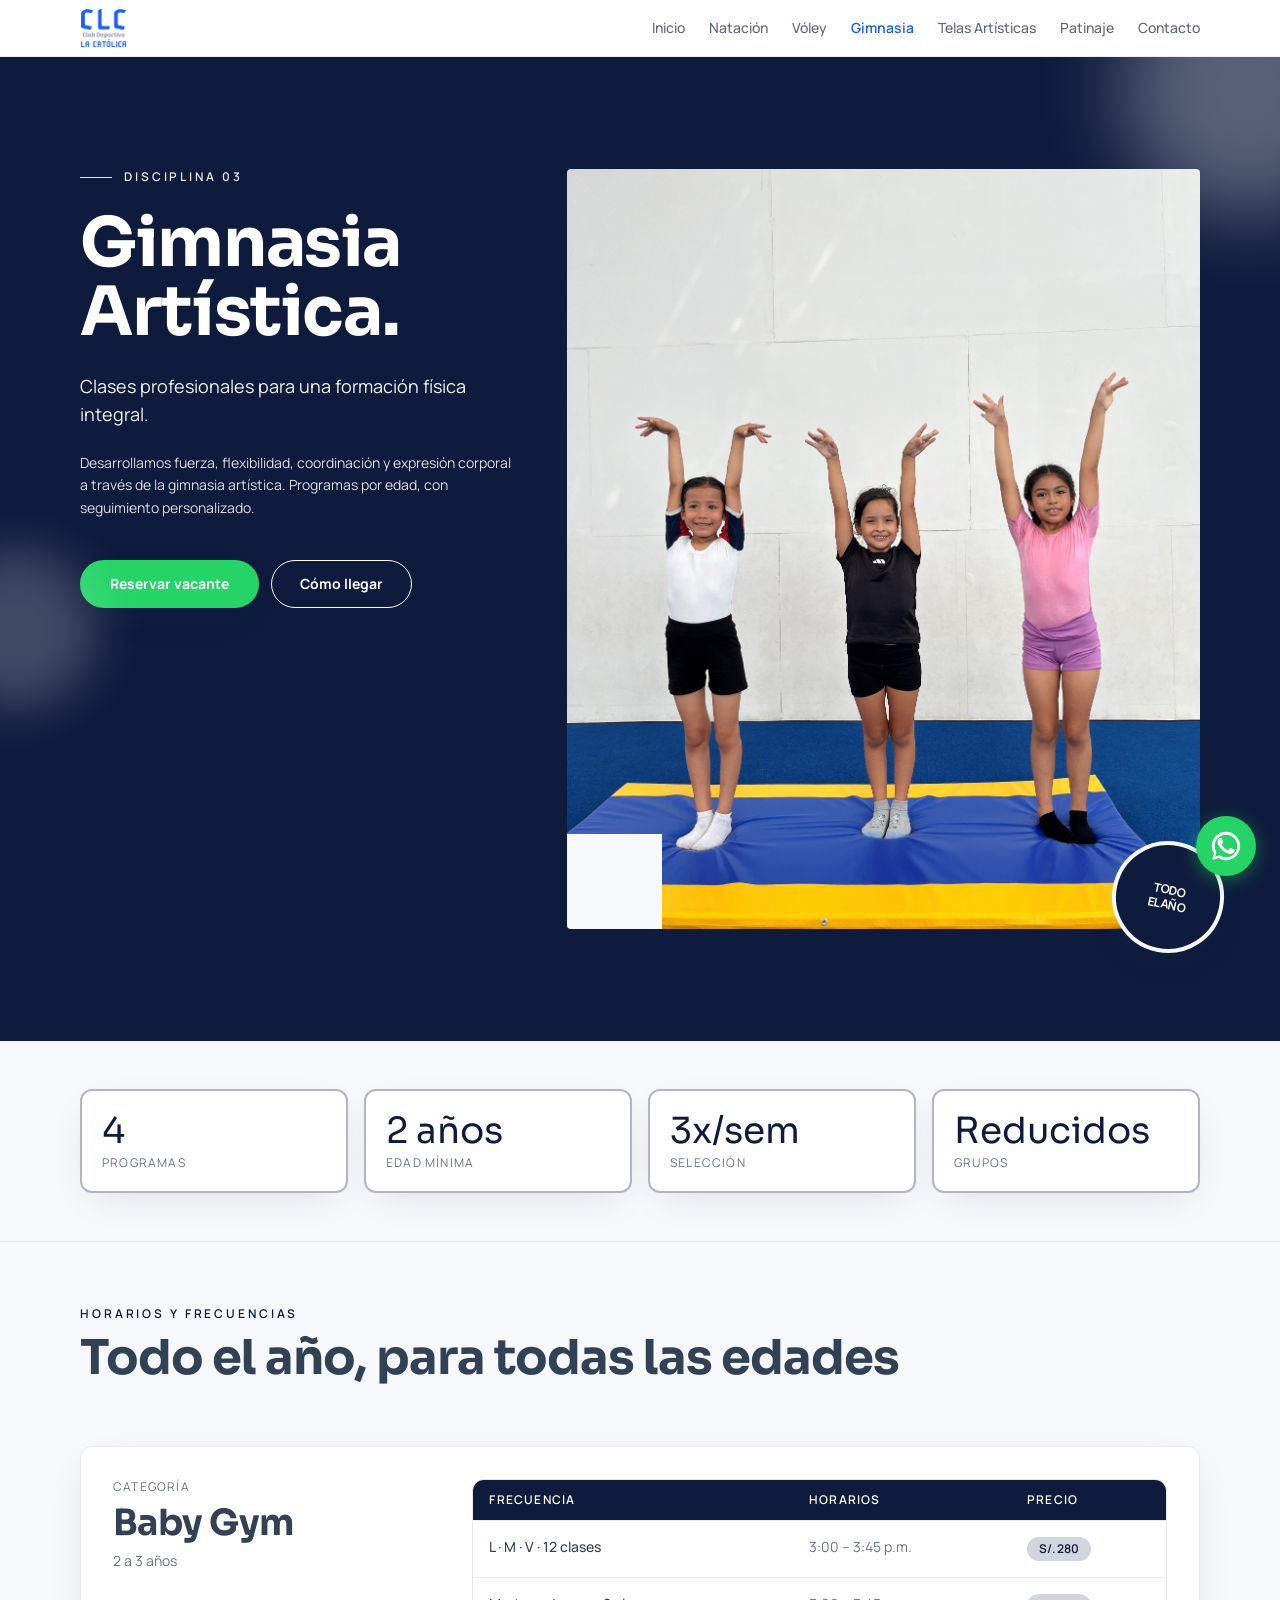
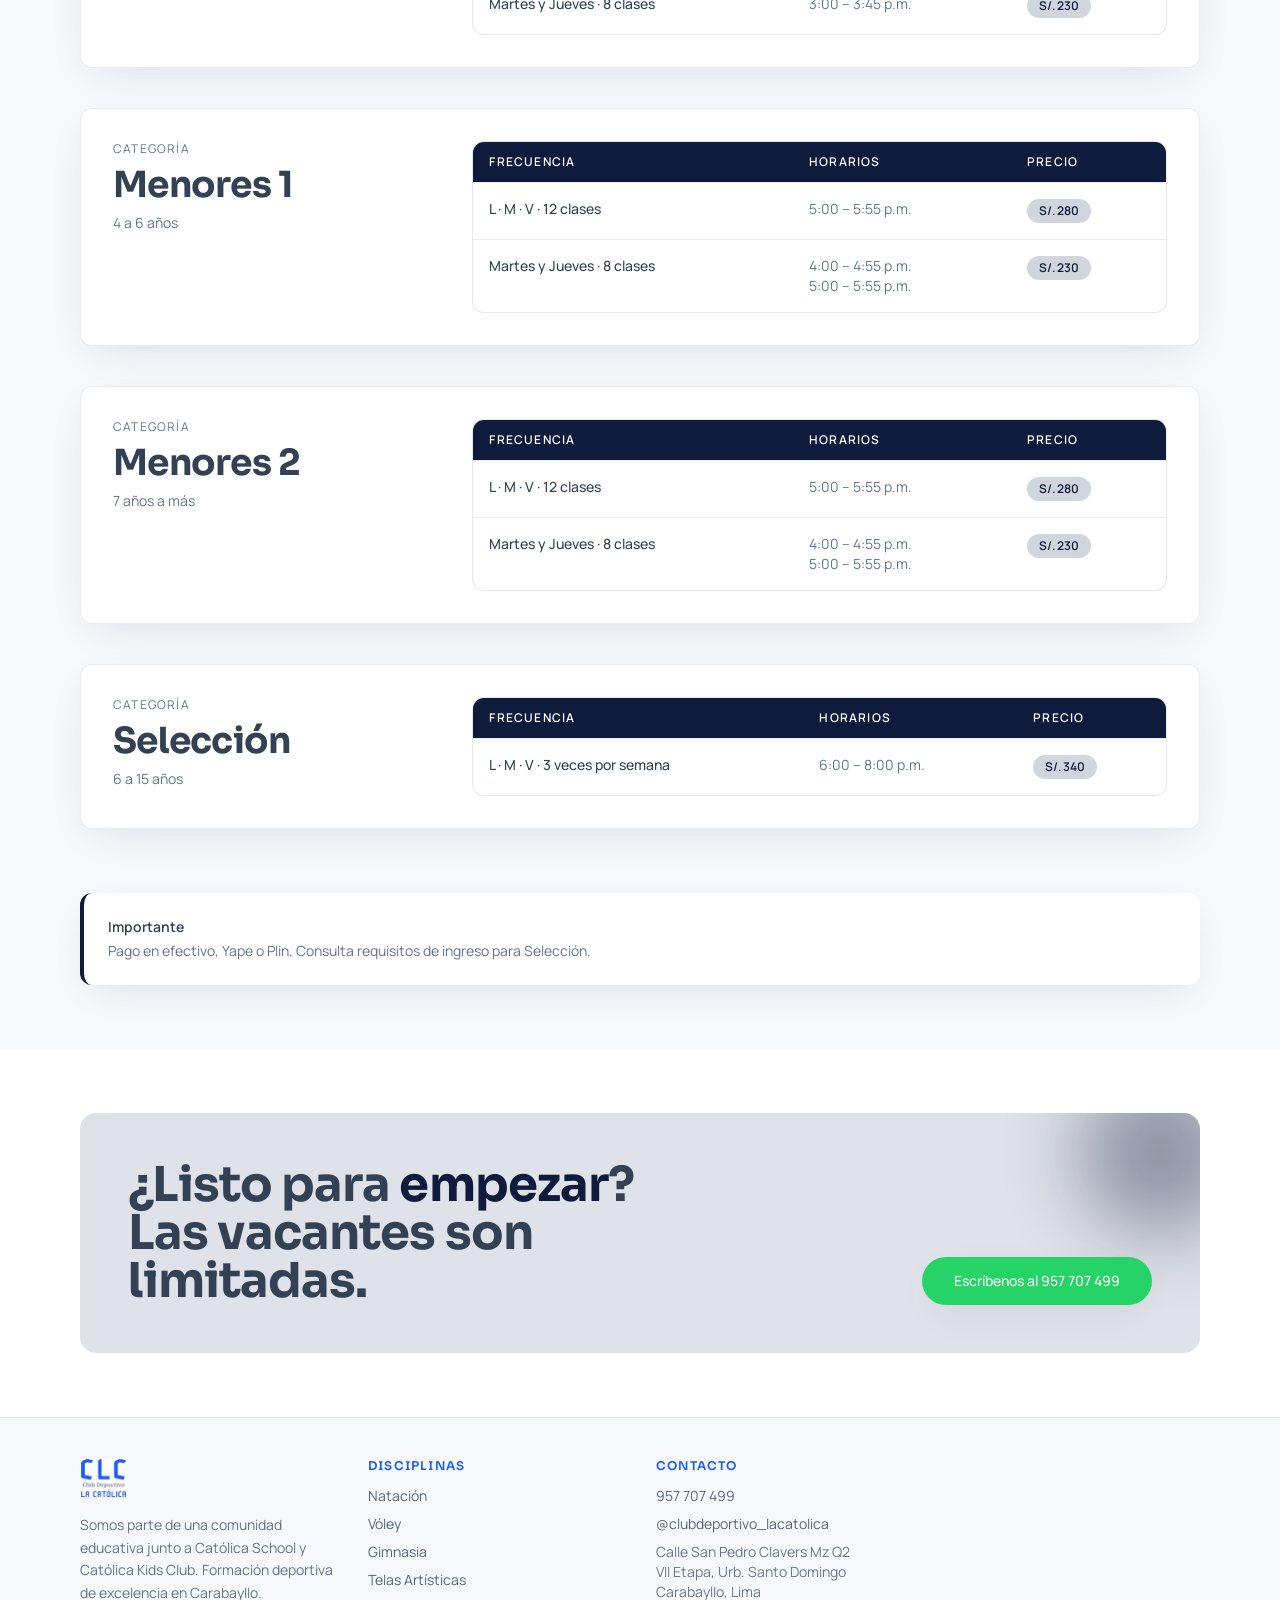
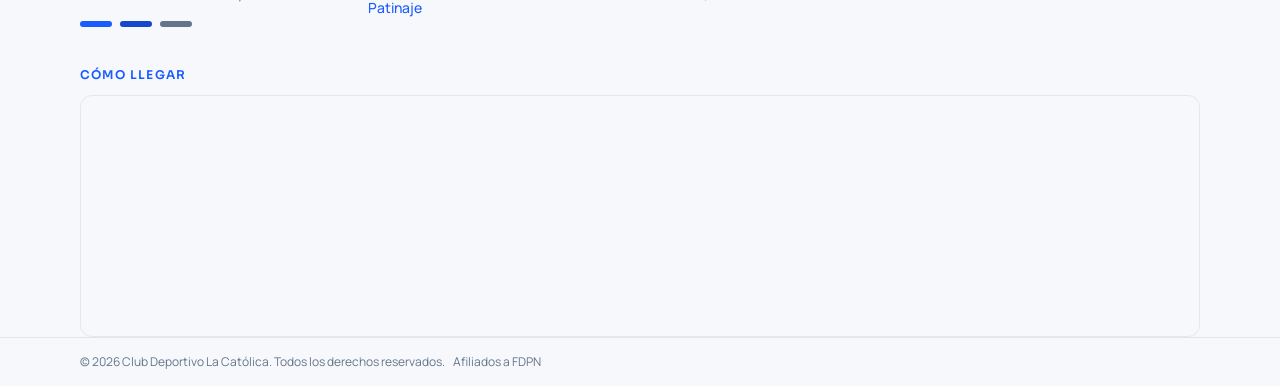
<file: gimnasia.html>
<!DOCTYPE html>
<html lang="es">
<head>
  <meta charset="utf-8"/>
  <meta name="viewport" content="width=device-width, initial-scale=1, viewport-fit=cover"/>
  <link rel="preload" as="image" href="assets/images/logo-clc.png?v=2"/>
  <link rel="stylesheet" href="assets/styles-Crbfe6pi.css"/>
  <link rel="stylesheet" href="https://fonts.googleapis.com/css2?family=Manrope:wght@400;500;600;700&family=Sora:wght@600;700;800&display=swap"/>
  <title>Gimnasia Artística — CLC Club Deportivo La Católica</title>
  <meta name="description" content="Gimnasia artística para niños y jóvenes en Carabayllo. Baby Gym, menores y selección."/>
  <meta name="author" content="Club Deportivo La Católica"/>
  <meta property="og:title" content="Gimnasia Artística — CLC Club Deportivo La Católica"/>
  <meta property="og:description" content="Gimnasia artística para niños y jóvenes en Carabayllo. Baby Gym, menores y selección."/>
  <meta property="og:type" content="website"/>
  <meta name="twitter:card" content="summary_large_image"/>
  <link rel="icon" href="favicon.ico" type="image/x-icon"/>
  <link rel="preconnect" href="https://fonts.googleapis.com"/>
  <link rel="preconnect" href="https://fonts.gstatic.com" crossorigin="anonymous"/>
  <style>
    /* Responsive System */
    html { -webkit-text-size-adjust: 100%; scroll-behavior: smooth; }
    body { overflow-x: hidden; width: 100%; }

    /* Bento Grid */
    .bento-grid { display: grid; gap: 0.75rem; grid-template-columns: 1fr; }
    @media (min-width: 640px) { .bento-grid { grid-template-columns: repeat(2, 1fr); gap: 1rem; } }
    @media (min-width: 1024px) {
      .bento-grid { grid-template-columns: repeat(4, 1fr); gap: 1rem; }
      .bento-hero { grid-column: span 2; grid-row: span 2; min-height: 380px; }
      .bento-natacion { grid-column: span 2; min-height: 180px; }
      .bento-sm { min-height: 180px; }
      .bento-benefits { grid-column: span 2; min-height: 180px; }
    }
    .bento-hero { min-height: 240px; }
    @media (min-width: 640px) { .bento-hero { min-height: 300px; grid-column: span 2; } }

    /* Disciplines Grid */
    .disc-img { aspect-ratio: 3/2; }
    @media (min-width: 480px) { .disc-img { aspect-ratio: 4/3; } }
    @media (min-width: 768px) { .disc-img { aspect-ratio: 3/2; } }

    .disc-grid { display: grid; gap: 1rem; grid-template-columns: 1fr; }
    @media (min-width: 480px) { .disc-grid { grid-template-columns: repeat(2, 1fr); } }
    @media (min-width: 1024px) { .disc-grid { grid-template-columns: repeat(3, 1fr); } }
    @media (min-width: 1280px) { .disc-grid { grid-template-columns: repeat(5, 1fr); } }

    /* Fluid typography */
    .hero-h1 { font-size: clamp(1.75rem, 5vw, 3.75rem); line-height: 1.05; }
    .page-h1 { font-size: clamp(2rem, 6vw, 4.25rem); line-height: 1.02; }

    /* Responsive Tables */
    .table-container {
      overflow-x: auto;
      -webkit-overflow-scrolling: touch;
      border-radius: 0.75rem;
      border: 1px solid rgba(15, 27, 61, 0.1);
      width: 100%;
    }
    .table-container table { min-width: 440px; width: 100%; }

    /* Mobile scroll navigation */
    .mobile-nav {
      scrollbar-width: none;
      -ms-overflow-style: none;
      -webkit-overflow-scrolling: touch;
    }
    .mobile-nav::-webkit-scrollbar { display: none; }

    /* Boton Flotante Fijo de WhatsApp con Animacion de Pulso */
    .wa-floating-btn {
      position: fixed;
      bottom: 24px;
      right: 24px;
      z-index: 9999;
      display: flex;
      align-items: center;
      justify-content: center;
      width: 60px;
      height: 60px;
      background-color: #25d366;
      color: #ffffff !important;
      border-radius: 50%;
      box-shadow: 0 4px 18px rgba(37, 211, 102, 0.45), 0 2px 6px rgba(0, 0, 0, 0.15);
      text-decoration: none;
      cursor: pointer;
      transition: transform 0.3s cubic-bezier(0.34, 1.56, 0.64, 1), box-shadow 0.3s ease;
      animation: wa-pulse 3s infinite ease-in-out;
    }
    .wa-floating-btn:hover {
      transform: scale(1.1) translateY(-2px);
      box-shadow: 0 8px 26px rgba(37, 211, 102, 0.65), 0 4px 12px rgba(0, 0, 0, 0.2);
      animation: none;
    }
    .wa-floating-btn:active {
      transform: scale(0.94);
    }
    .wa-icon {
      width: 34px;
      height: 34px;
      fill: #ffffff;
      transition: transform 0.3s ease;
    }
    .wa-floating-btn:hover .wa-icon {
      transform: scale(1.05);
    }
    .wa-tooltip {
      position: absolute;
      right: 72px;
      background-color: #0f1b3d;
      color: #ffffff;
      padding: 7px 14px;
      border-radius: 20px;
      font-size: 13px;
      font-weight: 600;
      white-space: nowrap;
      box-shadow: 0 4px 15px rgba(0,0,0,0.22);
      opacity: 0;
      visibility: hidden;
      transform: translateX(10px);
      transition: opacity 0.25s ease, transform 0.25s ease, visibility 0.25s;
      pointer-events: none;
      font-family: 'Manrope', sans-serif;
    }
    .wa-tooltip::after {
      content: '';
      position: absolute;
      top: 50%;
      right: -6px;
      transform: translateY(-50%);
      border-width: 6px 0 6px 6px;
      border-style: solid;
      border-color: transparent transparent transparent #0f1b3d;
    }
    .wa-floating-btn:hover .wa-tooltip {
      opacity: 1;
      visibility: visible;
      transform: translateX(0);
    }
    @keyframes wa-pulse {
      0% {
        box-shadow: 0 0 0 0 rgba(37, 211, 102, 0.65), 0 4px 18px rgba(37, 211, 102, 0.45);
      }
      70% {
        box-shadow: 0 0 0 18px rgba(37, 211, 102, 0), 0 4px 18px rgba(37, 211, 102, 0.45);
      }
      100% {
        box-shadow: 0 0 0 0 rgba(37, 211, 102, 0), 0 4px 18px rgba(37, 211, 102, 0.45);
      }
    }
    @media (max-width: 640px) {
      .wa-floating-btn {
        bottom: 20px;
        right: 20px;
        width: 54px;
        height: 54px;
      }
      .wa-icon {
        width: 30px;
        height: 30px;
      }
      .wa-tooltip {
        display: none;
      }
    }
  </style>
</head>
<body class="bg-background text-foreground antialiased">
<a class="wa-floating-btn" href="https://wa.me/51957707499?text=Hola,%20deseo%20más%20información%20sobre%20las%20clases%20en%20el%20Club%20Deportivo%20La%20Católica" target="_blank" rel="noreferrer" aria-label="Escribir por WhatsApp">
  <span class="wa-tooltip">¿Tienes dudas? ¡Escríbenos!</span>
  <svg class="wa-icon" viewBox="0 0 24 24" fill="currentColor">
    <path d="M17.472 14.382c-.297-.149-1.758-.867-2.03-.967-.273-.099-.471-.148-.67.15-.197.297-.767.966-.94 1.164-.173.199-.347.223-.644.075-.297-.15-1.255-.463-2.39-1.475-.883-.788-1.48-1.761-1.653-2.059-.173-.297-.018-.458.13-.606.134-.133.298-.347.446-.52.149-.174.198-.298.298-.497.099-.198.05-.371-.025-.52-.075-.149-.669-1.612-.916-2.207-.242-.579-.487-.5-.669-.51-.173-.008-.371-.01-.57-.01-.198 0-.52.074-.792.372-.272.297-1.04 1.016-1.04 2.479 0 1.462 1.065 2.875 1.213 3.074.149.198 2.096 3.2 5.077 4.487.709.306 1.262.489 1.694.625.712.227 1.36.195 1.871.118.571-.085 1.758-.719 2.006-1.413.248-.694.248-1.289.173-1.413-.074-.124-.272-.198-.57-.347z"/>
    <path d="M11.999 2C6.477 2 2 6.477 2 12c0 1.989.574 3.842 1.565 5.408L2 22l4.737-1.541A9.953 9.953 0 0 0 12 22c5.523 0 10-4.477 10-10S17.523 2 11.999 2zm0 18a7.952 7.952 0 0 1-4.274-1.248l-.306-.181-3.167 1.03.986-3.093-.199-.318A7.953 7.953 0 0 1 4 12c0-4.411 3.589-8 8-8 4.41 0 8 3.589 8 8s-3.59 8-8 8z"/>
  </svg>
</a>
<div class="flex min-h-screen flex-col bg-background text-foreground">

  <header class="sticky top-0 z-40 border-b border-border/60 bg-background/80 backdrop-blur">
    <div class="container-x flex h-14 items-center justify-between md:h-18">
      <a class="flex items-center gap-2" href="index.html">
        <img src="assets/images/logo-clc.png?v=2" alt="CLC Club Deportivo La Católica" class="h-8 w-auto md:h-10"/>
      </a>
      <nav class="hidden items-center gap-6 lg:gap-8 md:flex">
        <a href="index.html" class="text-sm font-medium text-foreground/80 hover:text-primary transition-colors">Inicio</a><a href="natacion.html" class="text-sm font-medium text-foreground/80 hover:text-primary transition-colors">Natación</a><a href="voley.html" class="text-sm font-medium text-foreground/80 hover:text-primary transition-colors">Vóley</a><a href="gimnasia.html" class="text-sm font-medium text-primary font-semibold" aria-current="page">Gimnasia</a><a href="telas.html" class="text-sm font-medium text-foreground/80 hover:text-primary transition-colors">Telas Artísticas</a><a href="patinaje.html" class="text-sm font-medium text-foreground/80 hover:text-primary transition-colors">Patinaje</a><a href="contacto.html" class="text-sm font-medium text-foreground/80 hover:text-primary transition-colors">Contacto</a>
      </nav>
      <a href="https://wa.me/51957707499" target="_blank" rel="noreferrer"
         class="hidden sm:inline-flex h-9 items-center rounded-full bg-[color:var(--brand-whatsapp)] px-4 text-sm font-medium text-white transition-colors hover:bg-[color:var(--brand-whatsapp-dark)]">
        Inscríbete
      </a>
    </div>
    <nav class="border-t border-border/60 md:hidden">
      <div class="mobile-nav container-x flex gap-5 overflow-x-auto py-2.5 text-sm">
        <a href="index.html" class="whitespace-nowrap font-medium text-foreground/70 hover:text-primary">Inicio</a><a href="natacion.html" class="whitespace-nowrap font-medium text-foreground/70 hover:text-primary">Natación</a><a href="voley.html" class="whitespace-nowrap font-medium text-foreground/70 hover:text-primary">Vóley</a><a href="gimnasia.html" class="whitespace-nowrap font-medium text-primary font-semibold" aria-current="page">Gimnasia</a><a href="telas.html" class="whitespace-nowrap font-medium text-foreground/70 hover:text-primary">Telas Artísticas</a><a href="patinaje.html" class="whitespace-nowrap font-medium text-foreground/70 hover:text-primary">Patinaje</a><a href="contacto.html" class="whitespace-nowrap font-medium text-foreground/70 hover:text-primary">Contacto</a>
      </div>
    </nav>
  </header>
  <main class="flex-1"><!--$--><div><section class="relative overflow-hidden" style="background-color:var(--brand-navy);color:#ffffff"><div aria-hidden="true" class="absolute -top-24 -right-24 h-64 w-64 rounded-full opacity-30 blur-2xl" style="background-color:#ffffff"></div><div aria-hidden="true" class="absolute top-1/2 -left-16 h-40 w-40 rounded-full opacity-20 blur-xl" style="background-color:#ffffff"></div><div class="container-x grid gap-12 py-20 md:grid-cols-12 md:py-28"><div class="md:col-span-6 lg:col-span-5"><p class="mb-6 flex items-center gap-3 text-xs font-semibold uppercase tracking-[0.24em] opacity-90" style="color:#ffffff"><span class="inline-block h-px w-8" style="background-color:#ffffff"></span>Disciplina 03</p><h1 class="text-balance page-h1 font-display leading-[0.98]">Gimnasia Artística.</h1><p class="mt-6 max-w-md text-lg opacity-95" style="color:#ffffff">Clases profesionales para una formación física integral.</p><p class="mt-6 max-w-md text-sm leading-relaxed opacity-85" style="color:#ffffff">Desarrollamos fuerza, flexibilidad, coordinación y expresión corporal a través de la gimnasia artística. Programas por edad, con seguimiento personalizado.</p><div class="mt-10 flex flex-wrap gap-3"><a href="https://wa.me/51957707499" target="_blank" rel="noreferrer" class="inline-flex h-12 items-center rounded-full border-2 border-transparent bg-[color:var(--brand-whatsapp)] px-7 text-sm font-bold text-white shadow-sport transition-colors hover:bg-[color:var(--brand-whatsapp-dark)]">Reservar vacante</a><a href="contacto.html" style="border-color:#ffffff;color:#ffffff" class="inline-flex h-12 items-center rounded-full border px-7 text-sm font-bold hover:opacity-90">Cómo llegar</a></div></div><div class="relative md:col-span-6 lg:col-span-7"><div class="relative aspect-[4/5] overflow-hidden rounded-sm md:aspect-[5/6]"><img src="assets/images/hero-gimnasia.jpg?v=2" alt="Silueta de gimnasta artística" class="h-full w-full object-cover" width="1600" height="1200"/><div class="absolute -bottom-px -left-px h-24 w-24 bg-[color:var(--paper)]"></div></div><div aria-hidden="true" class="absolute -bottom-6 -right-6 h-24 w-24 rotate-12 rounded-full border-4 border-[color:var(--paper)] shadow-sport sticker md:h-28 md:w-28" style="background-color:var(--brand-navy);color:#ffffff;border-color:var(--paper)"><span class="text-center text-xs font-bold uppercase leading-tight">Todo<br/>el año</span></div></div></div></section><section class="border-b border-border bg-[color:var(--paper)]"><div class="container-x grid grid-cols-2 gap-4 py-12 md:grid-cols-4"><div class="rounded-xl border-2 border-[color:var(--paper)] bg-background p-5 shadow-sport" style="border-color:color-mix(in srgb, var(--brand-navy) 30%, var(--paper))"><p class="font-display text-3xl md:text-4xl" style="color:var(--brand-navy)">4</p><p class="mt-1 text-xs uppercase tracking-widest text-muted-foreground">Programas</p></div><div class="rounded-xl border-2 border-[color:var(--paper)] bg-background p-5 shadow-sport" style="border-color:color-mix(in srgb, var(--brand-navy) 30%, var(--paper))"><p class="font-display text-3xl md:text-4xl" style="color:var(--brand-navy)">2 años</p><p class="mt-1 text-xs uppercase tracking-widest text-muted-foreground">Edad mínima</p></div><div class="rounded-xl border-2 border-[color:var(--paper)] bg-background p-5 shadow-sport" style="border-color:color-mix(in srgb, var(--brand-navy) 30%, var(--paper))"><p class="font-display text-3xl md:text-4xl" style="color:var(--brand-navy)">3x/sem</p><p class="mt-1 text-xs uppercase tracking-widest text-muted-foreground">Selección</p></div><div class="rounded-xl border-2 border-[color:var(--paper)] bg-background p-5 shadow-sport" style="border-color:color-mix(in srgb, var(--brand-navy) 30%, var(--paper))"><p class="font-display text-3xl md:text-4xl" style="color:var(--brand-navy)">Reducidos</p><p class="mt-1 text-xs uppercase tracking-widest text-muted-foreground">Grupos</p></div></div></section><section class="bg-[color:var(--paper)]"><div class="container-x py-10 md:py-16 lg:py-20"><div class="mb-16 flex items-end justify-between gap-8"><div><p class="mb-3 text-xs font-semibold uppercase tracking-[0.24em]" style="color:var(--brand-navy)">Horarios y frecuencias</p><h2 class="text-balance text-4xl md:text-5xl">Todo el año, para todas las edades</h2></div></div><div class="space-y-10"><article class="grid gap-6 rounded-xl border border-ink/10 bg-background p-6 shadow-sport md:grid-cols-12 md:p-8"><header class="md:col-span-4"><p class="text-xs uppercase tracking-widest text-muted-foreground">Categoría</p><h3 class="mt-2 text-3xl md:text-4xl">Baby Gym</h3><p class="mt-2 text-sm text-muted-foreground">2 a 3 años</p></header><div class="md:col-span-8"><div class="table-container bg-background"><table class="w-full text-left text-sm"><thead><tr style="background-color:var(--brand-navy);color:#ffffff"><th class="px-4 py-3 text-xs font-semibold uppercase tracking-widest">Frecuencia</th><th class="px-4 py-3 text-xs font-semibold uppercase tracking-widest">Horarios</th><th class="px-4 py-3 text-xs font-semibold uppercase tracking-widest">Precio</th></tr></thead><tbody><tr class="border-t border-ink/10 align-top transition-colors hover:bg-[color:var(--row-hover)]" style="--row-hover:color-mix(in srgb, var(--brand-navy) 10%, var(--paper))"><td class="px-4 py-4 font-medium">L · M · V · 12 clases</td><td class="px-4 py-4 text-muted-foreground whitespace-pre-line">3:00 – 3:45 p.m.</td><td class="px-4 py-4"><span class="inline-block rounded-full px-3 py-1 text-xs font-semibold" style="background-color:color-mix(in srgb, var(--brand-navy) 16%, var(--paper));color:var(--brand-navy)">S/. 280</span></td></tr><tr class="border-t border-ink/10 align-top transition-colors hover:bg-[color:var(--row-hover)]" style="--row-hover:color-mix(in srgb, var(--brand-navy) 10%, var(--paper))"><td class="px-4 py-4 font-medium">Martes y Jueves · 8 clases</td><td class="px-4 py-4 text-muted-foreground whitespace-pre-line">3:00 – 3:45 p.m.</td><td class="px-4 py-4"><span class="inline-block rounded-full px-3 py-1 text-xs font-semibold" style="background-color:color-mix(in srgb, var(--brand-navy) 16%, var(--paper));color:var(--brand-navy)">S/. 230</span></td></tr></tbody></table></div></div></article><article class="grid gap-6 rounded-xl border border-ink/10 bg-background p-6 shadow-sport md:grid-cols-12 md:p-8"><header class="md:col-span-4"><p class="text-xs uppercase tracking-widest text-muted-foreground">Categoría</p><h3 class="mt-2 text-3xl md:text-4xl">Menores 1</h3><p class="mt-2 text-sm text-muted-foreground">4 a 6 años</p></header><div class="md:col-span-8"><div class="table-container bg-background"><table class="w-full text-left text-sm"><thead><tr style="background-color:var(--brand-navy);color:#ffffff"><th class="px-4 py-3 text-xs font-semibold uppercase tracking-widest">Frecuencia</th><th class="px-4 py-3 text-xs font-semibold uppercase tracking-widest">Horarios</th><th class="px-4 py-3 text-xs font-semibold uppercase tracking-widest">Precio</th></tr></thead><tbody><tr class="border-t border-ink/10 align-top transition-colors hover:bg-[color:var(--row-hover)]" style="--row-hover:color-mix(in srgb, var(--brand-navy) 10%, var(--paper))"><td class="px-4 py-4 font-medium">L · M · V · 12 clases</td><td class="px-4 py-4 text-muted-foreground whitespace-pre-line">5:00 – 5:55 p.m.</td><td class="px-4 py-4"><span class="inline-block rounded-full px-3 py-1 text-xs font-semibold" style="background-color:color-mix(in srgb, var(--brand-navy) 16%, var(--paper));color:var(--brand-navy)">S/. 280</span></td></tr><tr class="border-t border-ink/10 align-top transition-colors hover:bg-[color:var(--row-hover)]" style="--row-hover:color-mix(in srgb, var(--brand-navy) 10%, var(--paper))"><td class="px-4 py-4 font-medium">Martes y Jueves · 8 clases</td><td class="px-4 py-4 text-muted-foreground whitespace-pre-line">4:00 – 4:55 p.m.
5:00 – 5:55 p.m.</td><td class="px-4 py-4"><span class="inline-block rounded-full px-3 py-1 text-xs font-semibold" style="background-color:color-mix(in srgb, var(--brand-navy) 16%, var(--paper));color:var(--brand-navy)">S/. 230</span></td></tr></tbody></table></div></div></article><article class="grid gap-6 rounded-xl border border-ink/10 bg-background p-6 shadow-sport md:grid-cols-12 md:p-8"><header class="md:col-span-4"><p class="text-xs uppercase tracking-widest text-muted-foreground">Categoría</p><h3 class="mt-2 text-3xl md:text-4xl">Menores 2</h3><p class="mt-2 text-sm text-muted-foreground">7 años a más</p></header><div class="md:col-span-8"><div class="table-container bg-background"><table class="w-full text-left text-sm"><thead><tr style="background-color:var(--brand-navy);color:#ffffff"><th class="px-4 py-3 text-xs font-semibold uppercase tracking-widest">Frecuencia</th><th class="px-4 py-3 text-xs font-semibold uppercase tracking-widest">Horarios</th><th class="px-4 py-3 text-xs font-semibold uppercase tracking-widest">Precio</th></tr></thead><tbody><tr class="border-t border-ink/10 align-top transition-colors hover:bg-[color:var(--row-hover)]" style="--row-hover:color-mix(in srgb, var(--brand-navy) 10%, var(--paper))"><td class="px-4 py-4 font-medium">L · M · V · 12 clases</td><td class="px-4 py-4 text-muted-foreground whitespace-pre-line">5:00 – 5:55 p.m.</td><td class="px-4 py-4"><span class="inline-block rounded-full px-3 py-1 text-xs font-semibold" style="background-color:color-mix(in srgb, var(--brand-navy) 16%, var(--paper));color:var(--brand-navy)">S/. 280</span></td></tr><tr class="border-t border-ink/10 align-top transition-colors hover:bg-[color:var(--row-hover)]" style="--row-hover:color-mix(in srgb, var(--brand-navy) 10%, var(--paper))"><td class="px-4 py-4 font-medium">Martes y Jueves · 8 clases</td><td class="px-4 py-4 text-muted-foreground whitespace-pre-line">4:00 – 4:55 p.m.
5:00 – 5:55 p.m.</td><td class="px-4 py-4"><span class="inline-block rounded-full px-3 py-1 text-xs font-semibold" style="background-color:color-mix(in srgb, var(--brand-navy) 16%, var(--paper));color:var(--brand-navy)">S/. 230</span></td></tr></tbody></table></div></div></article><article class="grid gap-6 rounded-xl border border-ink/10 bg-background p-6 shadow-sport md:grid-cols-12 md:p-8"><header class="md:col-span-4"><p class="text-xs uppercase tracking-widest text-muted-foreground">Categoría</p><h3 class="mt-2 text-3xl md:text-4xl">Selección</h3><p class="mt-2 text-sm text-muted-foreground">6 a 15 años</p></header><div class="md:col-span-8"><div class="table-container bg-background"><table class="w-full text-left text-sm"><thead><tr style="background-color:var(--brand-navy);color:#ffffff"><th class="px-4 py-3 text-xs font-semibold uppercase tracking-widest">Frecuencia</th><th class="px-4 py-3 text-xs font-semibold uppercase tracking-widest">Horarios</th><th class="px-4 py-3 text-xs font-semibold uppercase tracking-widest">Precio</th></tr></thead><tbody><tr class="border-t border-ink/10 align-top transition-colors hover:bg-[color:var(--row-hover)]" style="--row-hover:color-mix(in srgb, var(--brand-navy) 10%, var(--paper))"><td class="px-4 py-4 font-medium">L · M · V · 3 veces por semana</td><td class="px-4 py-4 text-muted-foreground whitespace-pre-line">6:00 – 8:00 p.m.</td><td class="px-4 py-4"><span class="inline-block rounded-full px-3 py-1 text-xs font-semibold" style="background-color:color-mix(in srgb, var(--brand-navy) 16%, var(--paper));color:var(--brand-navy)">S/. 340</span></td></tr></tbody></table></div></div></article></div><div class="mt-16 flex items-start gap-4 rounded-xl border-l-4 bg-background p-6 text-sm text-foreground shadow-sport" style="border-left-color:var(--brand-navy)"><div><p class="font-semibold">Importante</p><p class="mt-1 text-muted-foreground">Pago en efectivo, Yape o Plin. Consulta requisitos de ingreso para Selección.</p></div></div></div></section><section class="bg-background"><div class="container-x py-10 md:py-16 lg:py-20"><div class="relative flex flex-col items-start justify-between gap-8 overflow-hidden rounded-2xl p-8 md:flex-row md:items-end md:p-12" style="background-color:color-mix(in srgb, var(--brand-navy) 10%, var(--paper))"><div aria-hidden="true" class="absolute -right-10 -top-10 h-40 w-40 rounded-full opacity-40 blur-2xl" style="background-color:var(--brand-navy)"></div><h2 class="relative max-w-xl text-balance text-4xl md:text-5xl">¿Listo para <span class="font-display" style="color:var(--brand-navy)">empezar</span>?<br/>Las vacantes son limitadas.</h2><a href="https://wa.me/51957707499" target="_blank" rel="noreferrer" class="relative inline-flex h-12 items-center rounded-full bg-[color:var(--brand-whatsapp)] px-8 text-sm font-medium text-white shadow-sport transition-colors hover:bg-[color:var(--brand-whatsapp-dark)]">Escríbenos al 957 707 499</a></div></div></section></div>

</main>
  <footer class="border-t border-border bg-[color:var(--paper)] text-[color:var(--ink)]">
    <div class="container-x grid gap-8 py-10 sm:grid-cols-2 md:grid-cols-4 md:py-14">
      <div class="sm:col-span-2">
        <img src="assets/images/logo-clc.png?v=2" alt="CLC Club Deportivo La Católica" class="h-10 w-auto" />
        <p class="mt-4 max-w-sm text-sm leading-relaxed text-muted-foreground">
          Somos parte de una comunidad educativa junto a Católica School y Católica Kids Club. Formación deportiva de excelencia en Carabayllo.
        </p>
        <div class="mt-4 flex gap-2">
          <span class="h-1.5 w-8 rounded-full bg-[color:var(--brand-blue)]"></span>
          <span class="h-1.5 w-8 rounded-full bg-[color:var(--brand-blue-dark)]"></span>
          <span class="h-1.5 w-8 rounded-full bg-[color:var(--muted-foreground)]"></span>
        </div>
      </div>
      <div>
        <h4 class="text-xs font-semibold uppercase tracking-widest text-[color:var(--brand-blue)]">Disciplinas</h4>
        <ul class="mt-3 space-y-2 text-sm text-foreground/80">
          <li><a href="natacion.html" class="hover:text-[color:var(--brand-blue)] transition-colors">Natación</a></li>
          <li><a href="voley.html" class="hover:text-[color:var(--brand-blue)] transition-colors">Vóley</a></li>
          <li><a href="gimnasia.html" class="hover:text-[color:var(--brand-blue)] transition-colors">Gimnasia</a></li>
          <li><a href="telas.html" class="hover:text-[color:var(--brand-blue)] transition-colors">Telas Artísticas</a></li>
          <li><a href="patinaje.html" class="hover:text-[color:var(--brand-blue)] transition-colors font-medium text-primary">Patinaje</a></li>
        </ul>
      </div>
      <div>
        <h4 class="text-xs font-semibold uppercase tracking-widest text-[color:var(--brand-blue)]">Contacto</h4>
        <ul class="mt-3 space-y-2 text-sm text-foreground/80">
          <li><a href="https://wa.me/51957707499" target="_blank" rel="noreferrer" class="hover:text-[color:var(--brand-blue)]">957 707 499</a></li>
          <li><a href="https://instagram.com/clubdeportivo_lacatolica" target="_blank" rel="noreferrer" class="hover:text-[color:var(--brand-blue)]">@clubdeportivo_lacatolica</a></li>
          <li class="pt-1 leading-snug text-foreground/70">Calle San Pedro Clavers Mz Q2<br/>VII Etapa, Urb. Santo Domingo<br/>Carabayllo, Lima</li>
        </ul>
      </div>
    </div>
    <div class="container-x pb-8">
      <h4 class="mb-3 text-xs font-semibold uppercase tracking-widest text-[color:var(--brand-blue)]">Cómo llegar</h4>
      <div class="overflow-hidden rounded-xl border border-border">
        <iframe title="Ubicación Club Deportivo La Católica"
                src="https://www.google.com/maps?q=Calle+San+Pedro+Clavers+Mz+Q2+Urb.+Santo+Domingo+Carabayllo+Lima&output=embed"
                width="100%" height="240" loading="lazy" referrerpolicy="no-referrer-when-downgrade" style="border:0;display:block;"></iframe>
      </div>
    </div>
    <div class="border-t border-ink/10">
      <div class="container-x flex flex-col gap-2 py-4 text-xs text-muted-foreground sm:flex-row sm:items-center sm:justify-between">
        <span>© 2026 Club Deportivo La Católica. Todos los derechos reservados.</span>
        <span>Afiliados a FDPN</span>
      </div>
    </div>
  </footer>
</div>
<script>
  document.addEventListener('DOMContentLoaded', function() {
    document.querySelectorAll('a[href^="#"]').forEach(anchor => {
      anchor.addEventListener('click', function(e) {
        const el = document.getElementById(this.getAttribute('href').slice(1));
        if (el) { e.preventDefault(); el.scrollIntoView({ behavior: 'smooth' }); }
      });
    });
  });
</script>
</body>
</html>
</file>
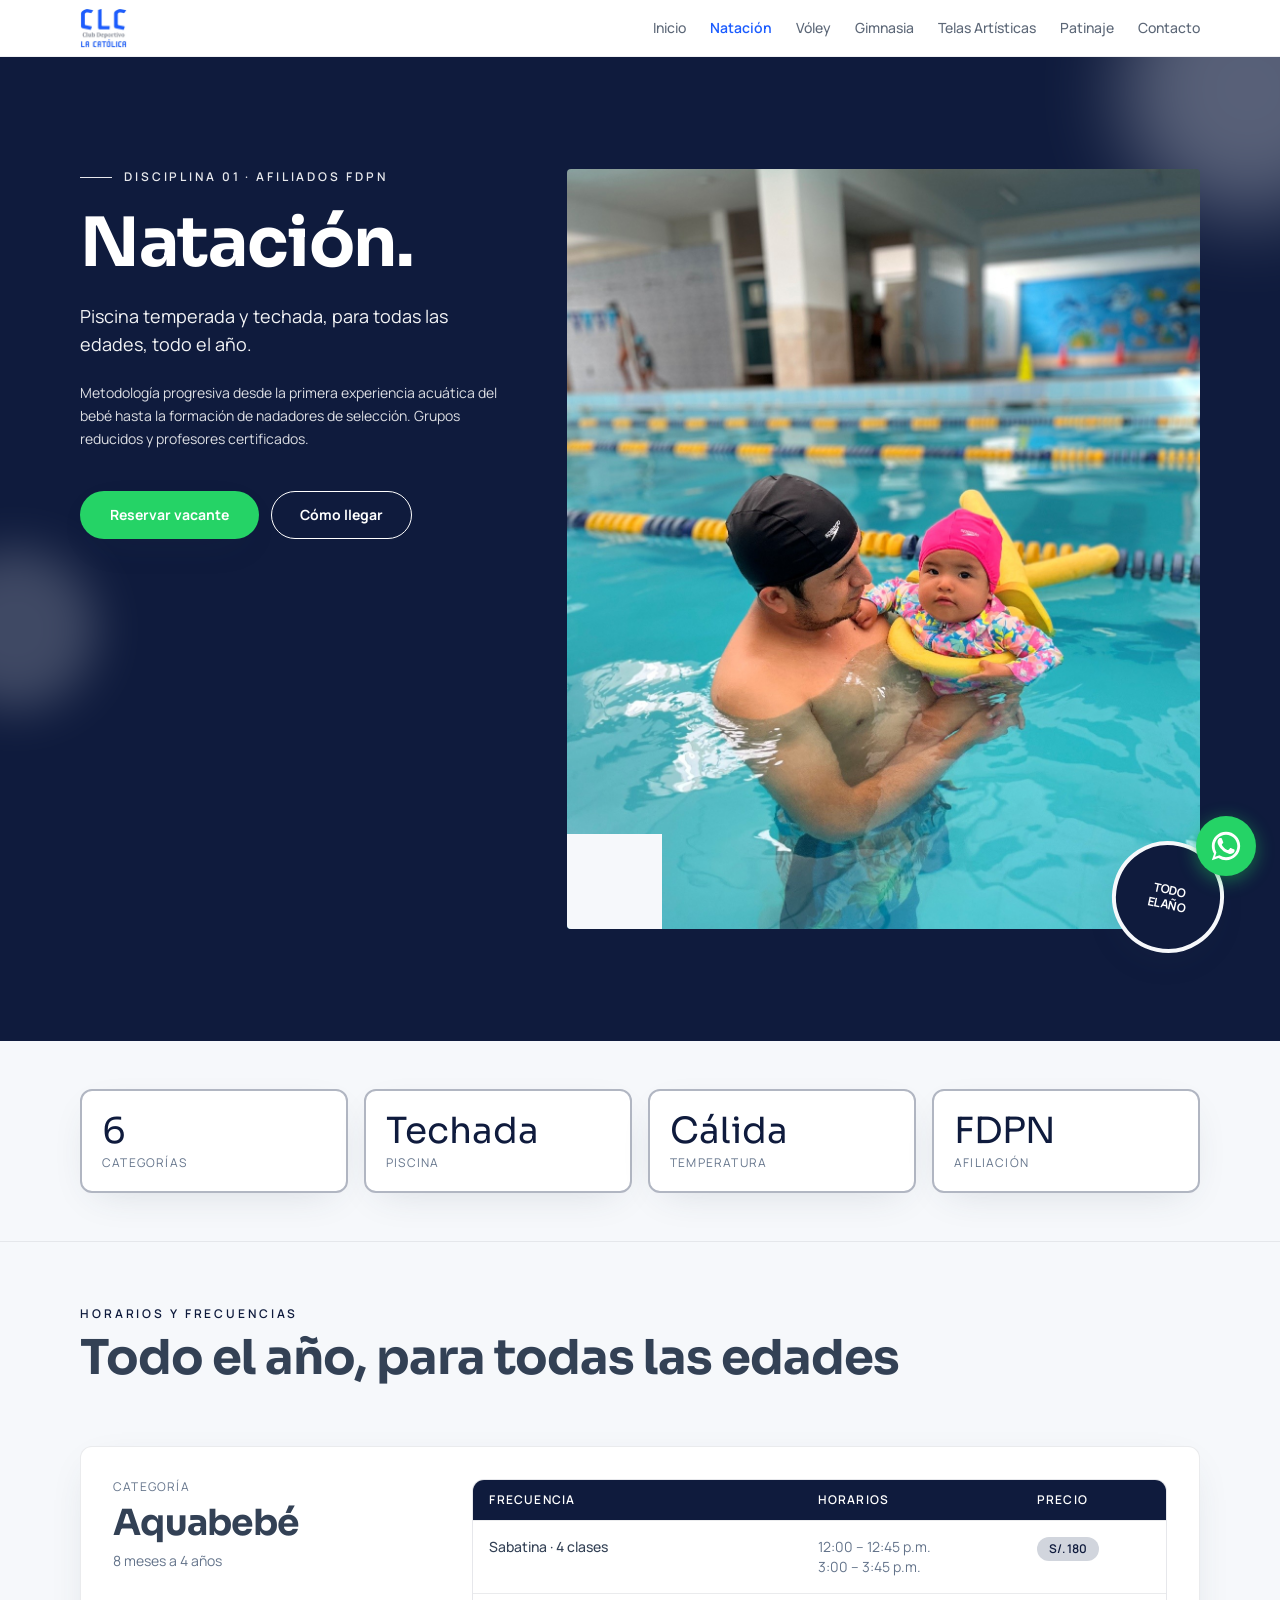
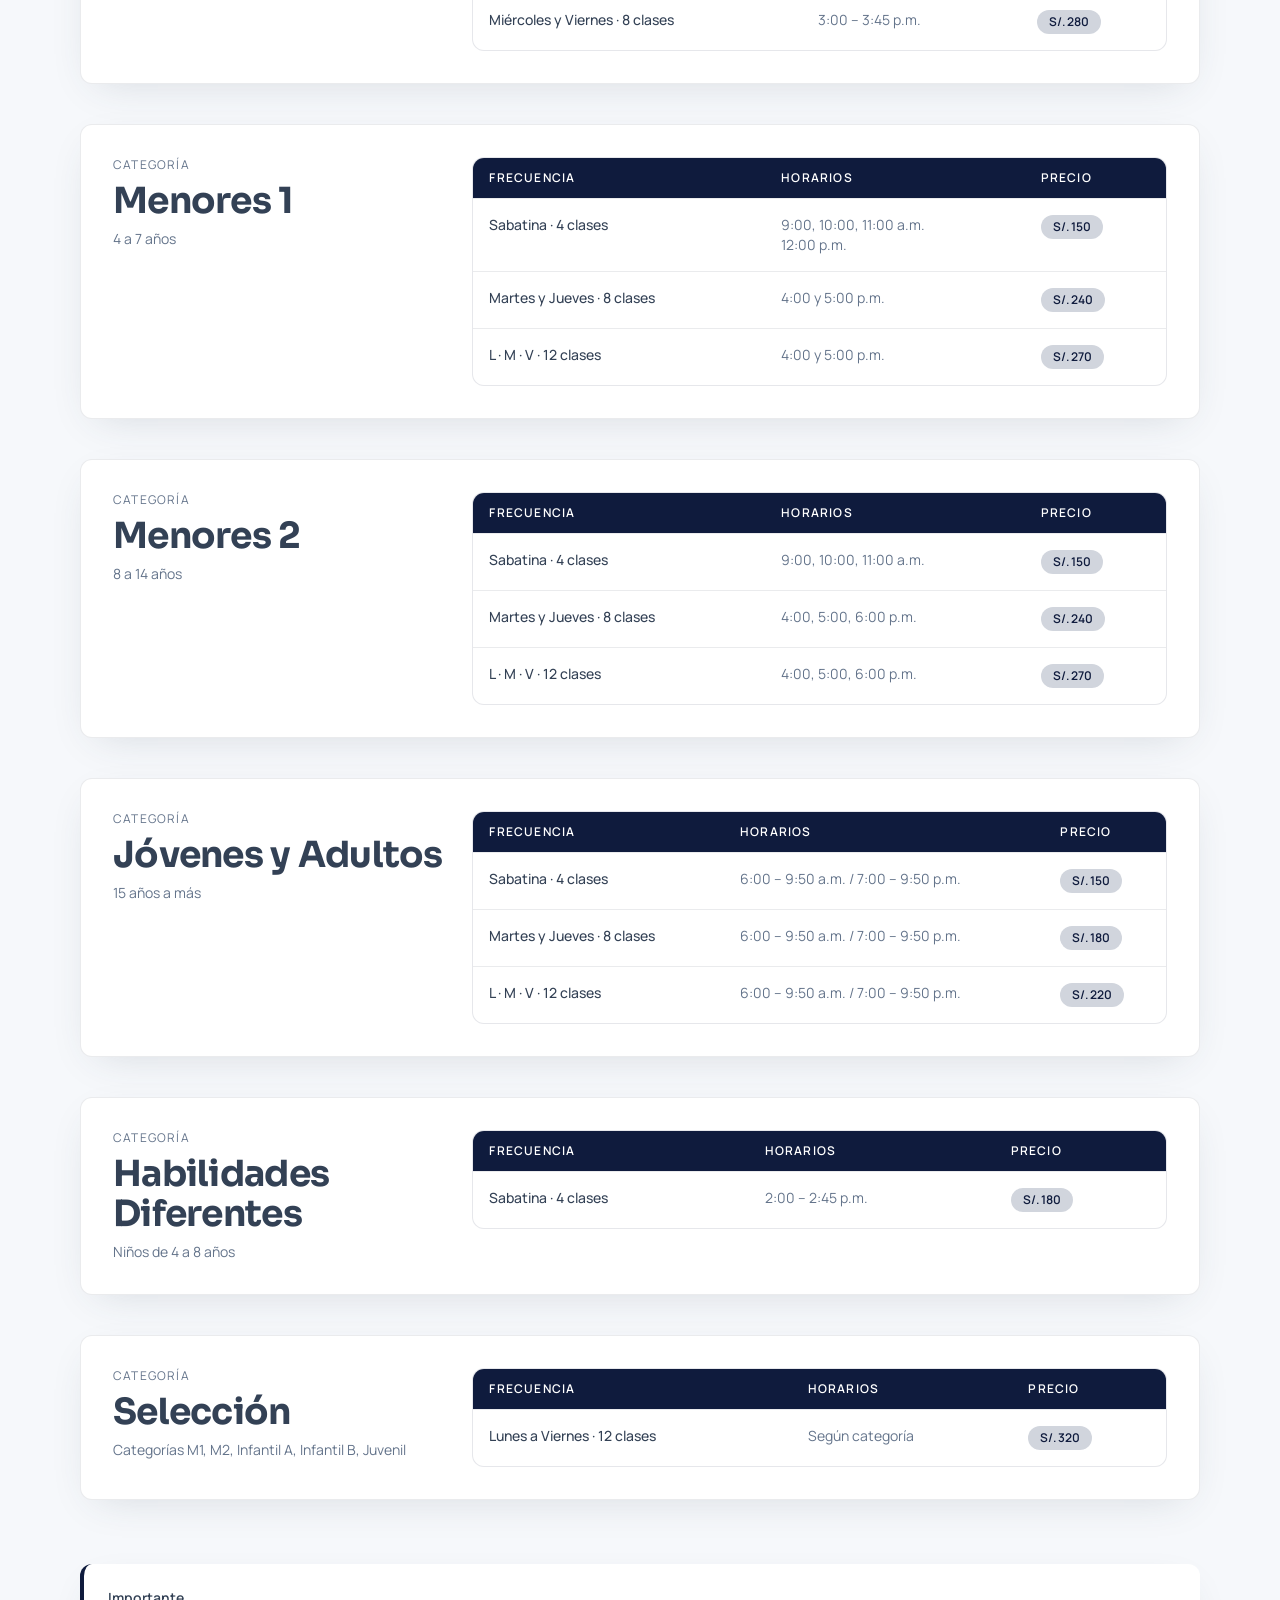
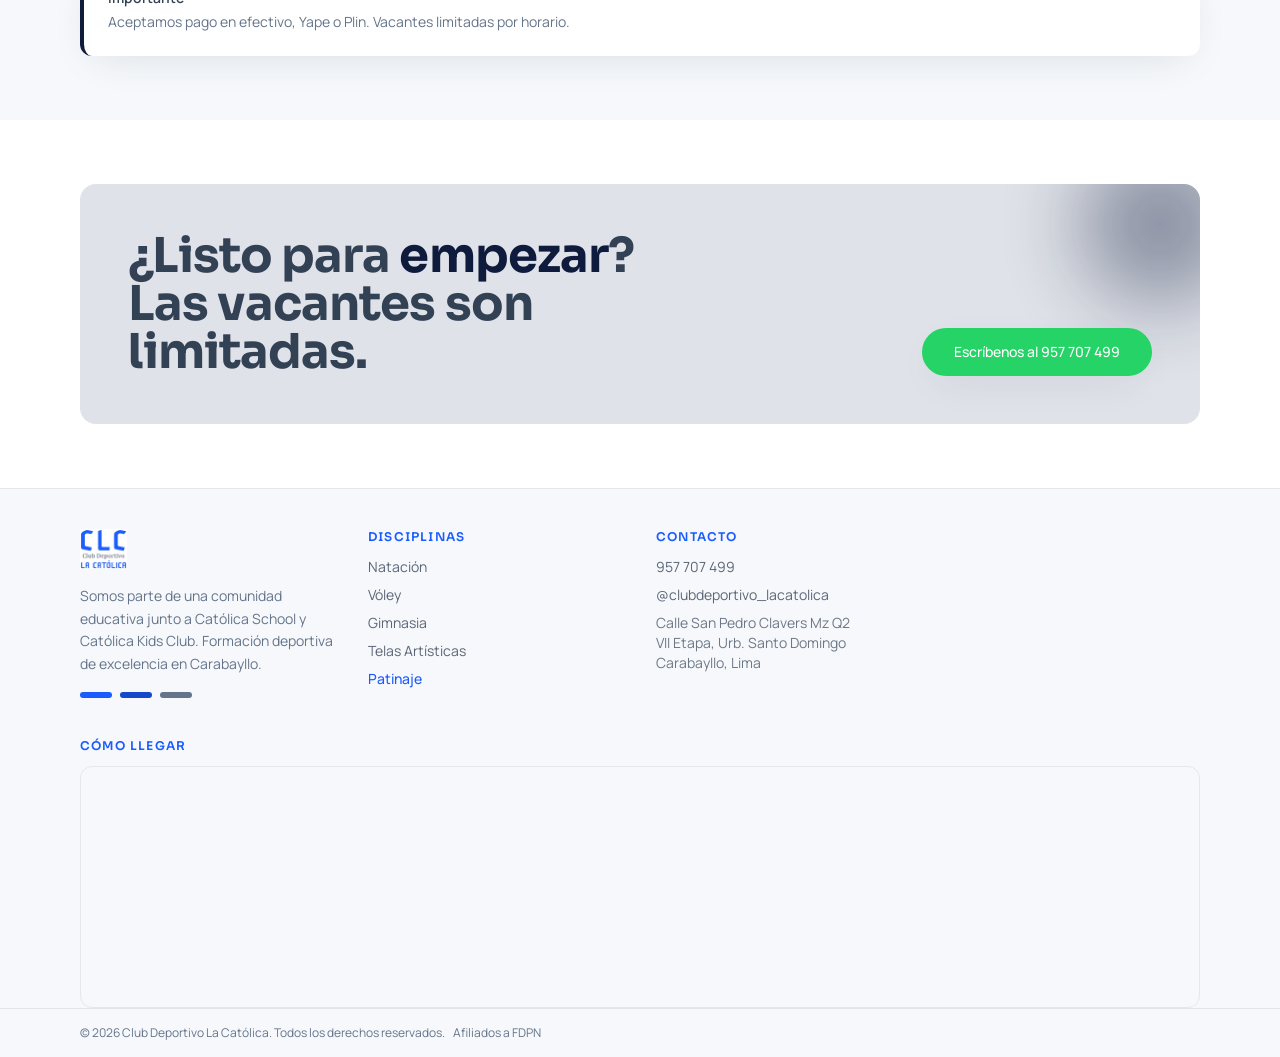
<file: natacion.html>
<!DOCTYPE html>
<html lang="es">
<head>
  <meta charset="utf-8"/>
  <meta name="viewport" content="width=device-width, initial-scale=1, viewport-fit=cover"/>
  <link rel="preload" as="image" href="assets/images/logo-clc.png?v=2"/>
  <link rel="stylesheet" href="assets/styles-Crbfe6pi.css"/>
  <link rel="stylesheet" href="https://fonts.googleapis.com/css2?family=Manrope:wght@400;500;600;700&family=Sora:wght@600;700;800&display=swap"/>
  <title>Natación — CLC Club Deportivo La Católica</title>
  <meta name="description" content="Natación en piscina semiolímpica temperada y techada en Carabayllo. Clases para todas las edades todo el año."/>
  <meta name="author" content="Club Deportivo La Católica"/>
  <meta property="og:title" content="Natación — CLC Club Deportivo La Católica"/>
  <meta property="og:description" content="Natación en piscina semiolímpica temperada y techada en Carabayllo. Clases para todas las edades todo el año."/>
  <meta property="og:type" content="website"/>
  <meta name="twitter:card" content="summary_large_image"/>
  <link rel="icon" href="favicon.ico" type="image/x-icon"/>
  <link rel="preconnect" href="https://fonts.googleapis.com"/>
  <link rel="preconnect" href="https://fonts.gstatic.com" crossorigin="anonymous"/>
  <style>
    /* Responsive System */
    html { -webkit-text-size-adjust: 100%; scroll-behavior: smooth; }
    body { overflow-x: hidden; width: 100%; }

    /* Bento Grid */
    .bento-grid { display: grid; gap: 0.75rem; grid-template-columns: 1fr; }
    @media (min-width: 640px) { .bento-grid { grid-template-columns: repeat(2, 1fr); gap: 1rem; } }
    @media (min-width: 1024px) {
      .bento-grid { grid-template-columns: repeat(4, 1fr); gap: 1rem; }
      .bento-hero { grid-column: span 2; grid-row: span 2; min-height: 380px; }
      .bento-natacion { grid-column: span 2; min-height: 180px; }
      .bento-sm { min-height: 180px; }
      .bento-benefits { grid-column: span 2; min-height: 180px; }
    }
    .bento-hero { min-height: 240px; }
    @media (min-width: 640px) { .bento-hero { min-height: 300px; grid-column: span 2; } }

    /* Disciplines Grid */
    .disc-img { aspect-ratio: 3/2; }
    @media (min-width: 480px) { .disc-img { aspect-ratio: 4/3; } }
    @media (min-width: 768px) { .disc-img { aspect-ratio: 3/2; } }

    .disc-grid { display: grid; gap: 1rem; grid-template-columns: 1fr; }
    @media (min-width: 480px) { .disc-grid { grid-template-columns: repeat(2, 1fr); } }
    @media (min-width: 1024px) { .disc-grid { grid-template-columns: repeat(3, 1fr); } }
    @media (min-width: 1280px) { .disc-grid { grid-template-columns: repeat(5, 1fr); } }

    /* Fluid typography */
    .hero-h1 { font-size: clamp(1.75rem, 5vw, 3.75rem); line-height: 1.05; }
    .page-h1 { font-size: clamp(2rem, 6vw, 4.25rem); line-height: 1.02; }

    /* Responsive Tables */
    .table-container {
      overflow-x: auto;
      -webkit-overflow-scrolling: touch;
      border-radius: 0.75rem;
      border: 1px solid rgba(15, 27, 61, 0.1);
      width: 100%;
    }
    .table-container table { min-width: 440px; width: 100%; }

    /* Mobile scroll navigation */
    .mobile-nav {
      scrollbar-width: none;
      -ms-overflow-style: none;
      -webkit-overflow-scrolling: touch;
    }
    .mobile-nav::-webkit-scrollbar { display: none; }

    /* Boton Flotante Fijo de WhatsApp con Animacion de Pulso */
    .wa-floating-btn {
      position: fixed;
      bottom: 24px;
      right: 24px;
      z-index: 9999;
      display: flex;
      align-items: center;
      justify-content: center;
      width: 60px;
      height: 60px;
      background-color: #25d366;
      color: #ffffff !important;
      border-radius: 50%;
      box-shadow: 0 4px 18px rgba(37, 211, 102, 0.45), 0 2px 6px rgba(0, 0, 0, 0.15);
      text-decoration: none;
      cursor: pointer;
      transition: transform 0.3s cubic-bezier(0.34, 1.56, 0.64, 1), box-shadow 0.3s ease;
      animation: wa-pulse 3s infinite ease-in-out;
    }
    .wa-floating-btn:hover {
      transform: scale(1.1) translateY(-2px);
      box-shadow: 0 8px 26px rgba(37, 211, 102, 0.65), 0 4px 12px rgba(0, 0, 0, 0.2);
      animation: none;
    }
    .wa-floating-btn:active {
      transform: scale(0.94);
    }
    .wa-icon {
      width: 34px;
      height: 34px;
      fill: #ffffff;
      transition: transform 0.3s ease;
    }
    .wa-floating-btn:hover .wa-icon {
      transform: scale(1.05);
    }
    .wa-tooltip {
      position: absolute;
      right: 72px;
      background-color: #0f1b3d;
      color: #ffffff;
      padding: 7px 14px;
      border-radius: 20px;
      font-size: 13px;
      font-weight: 600;
      white-space: nowrap;
      box-shadow: 0 4px 15px rgba(0,0,0,0.22);
      opacity: 0;
      visibility: hidden;
      transform: translateX(10px);
      transition: opacity 0.25s ease, transform 0.25s ease, visibility 0.25s;
      pointer-events: none;
      font-family: 'Manrope', sans-serif;
    }
    .wa-tooltip::after {
      content: '';
      position: absolute;
      top: 50%;
      right: -6px;
      transform: translateY(-50%);
      border-width: 6px 0 6px 6px;
      border-style: solid;
      border-color: transparent transparent transparent #0f1b3d;
    }
    .wa-floating-btn:hover .wa-tooltip {
      opacity: 1;
      visibility: visible;
      transform: translateX(0);
    }
    @keyframes wa-pulse {
      0% {
        box-shadow: 0 0 0 0 rgba(37, 211, 102, 0.65), 0 4px 18px rgba(37, 211, 102, 0.45);
      }
      70% {
        box-shadow: 0 0 0 18px rgba(37, 211, 102, 0), 0 4px 18px rgba(37, 211, 102, 0.45);
      }
      100% {
        box-shadow: 0 0 0 0 rgba(37, 211, 102, 0), 0 4px 18px rgba(37, 211, 102, 0.45);
      }
    }
    @media (max-width: 640px) {
      .wa-floating-btn {
        bottom: 20px;
        right: 20px;
        width: 54px;
        height: 54px;
      }
      .wa-icon {
        width: 30px;
        height: 30px;
      }
      .wa-tooltip {
        display: none;
      }
    }
  </style>
</head>
<body class="bg-background text-foreground antialiased">
<a class="wa-floating-btn" href="https://wa.me/51957707499?text=Hola,%20deseo%20más%20información%20sobre%20las%20clases%20en%20el%20Club%20Deportivo%20La%20Católica" target="_blank" rel="noreferrer" aria-label="Escribir por WhatsApp">
  <span class="wa-tooltip">¿Tienes dudas? ¡Escríbenos!</span>
  <svg class="wa-icon" viewBox="0 0 24 24" fill="currentColor">
    <path d="M17.472 14.382c-.297-.149-1.758-.867-2.03-.967-.273-.099-.471-.148-.67.15-.197.297-.767.966-.94 1.164-.173.199-.347.223-.644.075-.297-.15-1.255-.463-2.39-1.475-.883-.788-1.48-1.761-1.653-2.059-.173-.297-.018-.458.13-.606.134-.133.298-.347.446-.52.149-.174.198-.298.298-.497.099-.198.05-.371-.025-.52-.075-.149-.669-1.612-.916-2.207-.242-.579-.487-.5-.669-.51-.173-.008-.371-.01-.57-.01-.198 0-.52.074-.792.372-.272.297-1.04 1.016-1.04 2.479 0 1.462 1.065 2.875 1.213 3.074.149.198 2.096 3.2 5.077 4.487.709.306 1.262.489 1.694.625.712.227 1.36.195 1.871.118.571-.085 1.758-.719 2.006-1.413.248-.694.248-1.289.173-1.413-.074-.124-.272-.198-.57-.347z"/>
    <path d="M11.999 2C6.477 2 2 6.477 2 12c0 1.989.574 3.842 1.565 5.408L2 22l4.737-1.541A9.953 9.953 0 0 0 12 22c5.523 0 10-4.477 10-10S17.523 2 11.999 2zm0 18a7.952 7.952 0 0 1-4.274-1.248l-.306-.181-3.167 1.03.986-3.093-.199-.318A7.953 7.953 0 0 1 4 12c0-4.411 3.589-8 8-8 4.41 0 8 3.589 8 8s-3.59 8-8 8z"/>
  </svg>
</a>
<div class="flex min-h-screen flex-col bg-background text-foreground">

  <header class="sticky top-0 z-40 border-b border-border/60 bg-background/80 backdrop-blur">
    <div class="container-x flex h-14 items-center justify-between md:h-18">
      <a class="flex items-center gap-2" href="index.html">
        <img src="assets/images/logo-clc.png?v=2" alt="CLC Club Deportivo La Católica" class="h-8 w-auto md:h-10"/>
      </a>
      <nav class="hidden items-center gap-6 lg:gap-8 md:flex">
        <a href="index.html" class="text-sm font-medium text-foreground/80 hover:text-primary transition-colors">Inicio</a><a href="natacion.html" class="text-sm font-medium text-primary font-semibold" aria-current="page">Natación</a><a href="voley.html" class="text-sm font-medium text-foreground/80 hover:text-primary transition-colors">Vóley</a><a href="gimnasia.html" class="text-sm font-medium text-foreground/80 hover:text-primary transition-colors">Gimnasia</a><a href="telas.html" class="text-sm font-medium text-foreground/80 hover:text-primary transition-colors">Telas Artísticas</a><a href="patinaje.html" class="text-sm font-medium text-foreground/80 hover:text-primary transition-colors">Patinaje</a><a href="contacto.html" class="text-sm font-medium text-foreground/80 hover:text-primary transition-colors">Contacto</a>
      </nav>
      <a href="https://wa.me/51957707499" target="_blank" rel="noreferrer"
         class="hidden sm:inline-flex h-9 items-center rounded-full bg-[color:var(--brand-whatsapp)] px-4 text-sm font-medium text-white transition-colors hover:bg-[color:var(--brand-whatsapp-dark)]">
        Inscríbete
      </a>
    </div>
    <nav class="border-t border-border/60 md:hidden">
      <div class="mobile-nav container-x flex gap-5 overflow-x-auto py-2.5 text-sm">
        <a href="index.html" class="whitespace-nowrap font-medium text-foreground/70 hover:text-primary">Inicio</a><a href="natacion.html" class="whitespace-nowrap font-medium text-primary font-semibold" aria-current="page">Natación</a><a href="voley.html" class="whitespace-nowrap font-medium text-foreground/70 hover:text-primary">Vóley</a><a href="gimnasia.html" class="whitespace-nowrap font-medium text-foreground/70 hover:text-primary">Gimnasia</a><a href="telas.html" class="whitespace-nowrap font-medium text-foreground/70 hover:text-primary">Telas Artísticas</a><a href="patinaje.html" class="whitespace-nowrap font-medium text-foreground/70 hover:text-primary">Patinaje</a><a href="contacto.html" class="whitespace-nowrap font-medium text-foreground/70 hover:text-primary">Contacto</a>
      </div>
    </nav>
  </header>
  <main class="flex-1"><!--$--><div><section class="relative overflow-hidden" style="background-color:var(--brand-navy);color:#ffffff"><div aria-hidden="true" class="absolute -top-24 -right-24 h-64 w-64 rounded-full opacity-30 blur-2xl" style="background-color:#ffffff"></div><div aria-hidden="true" class="absolute top-1/2 -left-16 h-40 w-40 rounded-full opacity-20 blur-xl" style="background-color:#ffffff"></div><div class="container-x grid gap-12 py-20 md:grid-cols-12 md:py-28"><div class="md:col-span-6 lg:col-span-5"><p class="mb-6 flex items-center gap-3 text-xs font-semibold uppercase tracking-[0.24em] opacity-90" style="color:#ffffff"><span class="inline-block h-px w-8" style="background-color:#ffffff"></span>Disciplina 01 · Afiliados FDPN</p><h1 class="text-balance page-h1 font-display leading-[0.98]">Natación.</h1><p class="mt-6 max-w-md text-lg opacity-95" style="color:#ffffff">Piscina temperada y techada, para todas las edades, todo el año.</p><p class="mt-6 max-w-md text-sm leading-relaxed opacity-85" style="color:#ffffff">Metodología progresiva desde la primera experiencia acuática del bebé hasta la formación de nadadores de selección. Grupos reducidos y profesores certificados.</p><div class="mt-10 flex flex-wrap gap-3"><a href="https://wa.me/51957707499" target="_blank" rel="noreferrer" class="inline-flex h-12 items-center rounded-full border-2 border-transparent bg-[color:var(--brand-whatsapp)] px-7 text-sm font-bold text-white shadow-sport transition-colors hover:bg-[color:var(--brand-whatsapp-dark)]">Reservar vacante</a><a href="contacto.html" style="border-color:#ffffff;color:#ffffff" class="inline-flex h-12 items-center rounded-full border px-7 text-sm font-bold hover:opacity-90">Cómo llegar</a></div></div><div class="relative md:col-span-6 lg:col-span-7"><div class="relative aspect-[4/5] overflow-hidden rounded-sm md:aspect-[5/6]"><img src="assets/images/hero-natacion.jpg?v=2" alt="Piscina temperada del Club Deportivo La Católica" class="h-full w-full object-cover" width="1600" height="1200"/><div class="absolute -bottom-px -left-px h-24 w-24 bg-[color:var(--paper)]"></div></div><div aria-hidden="true" class="absolute -bottom-6 -right-6 h-24 w-24 rotate-12 rounded-full border-4 border-[color:var(--paper)] shadow-sport sticker md:h-28 md:w-28" style="background-color:var(--brand-navy);color:#ffffff;border-color:var(--paper)"><span class="text-center text-xs font-bold uppercase leading-tight">Todo<br/>el año</span></div></div></div></section><section class="border-b border-border bg-[color:var(--paper)]"><div class="container-x grid grid-cols-2 gap-4 py-12 md:grid-cols-4"><div class="rounded-xl border-2 border-[color:var(--paper)] bg-background p-5 shadow-sport" style="border-color:color-mix(in srgb, var(--brand-navy) 30%, var(--paper))"><p class="font-display text-3xl md:text-4xl" style="color:var(--brand-navy)">6</p><p class="mt-1 text-xs uppercase tracking-widest text-muted-foreground">Categorías</p></div><div class="rounded-xl border-2 border-[color:var(--paper)] bg-background p-5 shadow-sport" style="border-color:color-mix(in srgb, var(--brand-navy) 30%, var(--paper))"><p class="font-display text-3xl md:text-4xl" style="color:var(--brand-navy)">Techada</p><p class="mt-1 text-xs uppercase tracking-widest text-muted-foreground">Piscina</p></div><div class="rounded-xl border-2 border-[color:var(--paper)] bg-background p-5 shadow-sport" style="border-color:color-mix(in srgb, var(--brand-navy) 30%, var(--paper))"><p class="font-display text-3xl md:text-4xl" style="color:var(--brand-navy)">Cálida</p><p class="mt-1 text-xs uppercase tracking-widest text-muted-foreground">Temperatura</p></div><div class="rounded-xl border-2 border-[color:var(--paper)] bg-background p-5 shadow-sport" style="border-color:color-mix(in srgb, var(--brand-navy) 30%, var(--paper))"><p class="font-display text-3xl md:text-4xl" style="color:var(--brand-navy)">FDPN</p><p class="mt-1 text-xs uppercase tracking-widest text-muted-foreground">Afiliación</p></div></div></section><section class="bg-[color:var(--paper)]"><div class="container-x py-10 md:py-16 lg:py-20"><div class="mb-16 flex items-end justify-between gap-8"><div><p class="mb-3 text-xs font-semibold uppercase tracking-[0.24em]" style="color:var(--brand-navy)">Horarios y frecuencias</p><h2 class="text-balance text-4xl md:text-5xl">Todo el año, para todas las edades</h2></div></div><div class="space-y-10"><article class="grid gap-6 rounded-xl border border-ink/10 bg-background p-6 shadow-sport md:grid-cols-12 md:p-8"><header class="md:col-span-4"><p class="text-xs uppercase tracking-widest text-muted-foreground">Categoría</p><h3 class="mt-2 text-3xl md:text-4xl">Aquabebé</h3><p class="mt-2 text-sm text-muted-foreground">8 meses a 4 años</p></header><div class="md:col-span-8"><div class="table-container bg-background"><table class="w-full text-left text-sm"><thead><tr style="background-color:var(--brand-navy);color:#ffffff"><th class="px-4 py-3 text-xs font-semibold uppercase tracking-widest">Frecuencia</th><th class="px-4 py-3 text-xs font-semibold uppercase tracking-widest">Horarios</th><th class="px-4 py-3 text-xs font-semibold uppercase tracking-widest">Precio</th></tr></thead><tbody><tr class="border-t border-ink/10 align-top transition-colors hover:bg-[color:var(--row-hover)]" style="--row-hover:color-mix(in srgb, var(--brand-navy) 10%, var(--paper))"><td class="px-4 py-4 font-medium">Sabatina · 4 clases</td><td class="px-4 py-4 text-muted-foreground whitespace-pre-line">12:00 – 12:45 p.m.
3:00 – 3:45 p.m.</td><td class="px-4 py-4"><span class="inline-block rounded-full px-3 py-1 text-xs font-semibold" style="background-color:color-mix(in srgb, var(--brand-navy) 16%, var(--paper));color:var(--brand-navy)">S/. 180</span></td></tr><tr class="border-t border-ink/10 align-top transition-colors hover:bg-[color:var(--row-hover)]" style="--row-hover:color-mix(in srgb, var(--brand-navy) 10%, var(--paper))"><td class="px-4 py-4 font-medium">Miércoles y Viernes · 8 clases</td><td class="px-4 py-4 text-muted-foreground whitespace-pre-line">3:00 – 3:45 p.m.</td><td class="px-4 py-4"><span class="inline-block rounded-full px-3 py-1 text-xs font-semibold" style="background-color:color-mix(in srgb, var(--brand-navy) 16%, var(--paper));color:var(--brand-navy)">S/. 280</span></td></tr></tbody></table></div></div></article><article class="grid gap-6 rounded-xl border border-ink/10 bg-background p-6 shadow-sport md:grid-cols-12 md:p-8"><header class="md:col-span-4"><p class="text-xs uppercase tracking-widest text-muted-foreground">Categoría</p><h3 class="mt-2 text-3xl md:text-4xl">Menores 1</h3><p class="mt-2 text-sm text-muted-foreground">4 a 7 años</p></header><div class="md:col-span-8"><div class="table-container bg-background"><table class="w-full text-left text-sm"><thead><tr style="background-color:var(--brand-navy);color:#ffffff"><th class="px-4 py-3 text-xs font-semibold uppercase tracking-widest">Frecuencia</th><th class="px-4 py-3 text-xs font-semibold uppercase tracking-widest">Horarios</th><th class="px-4 py-3 text-xs font-semibold uppercase tracking-widest">Precio</th></tr></thead><tbody><tr class="border-t border-ink/10 align-top transition-colors hover:bg-[color:var(--row-hover)]" style="--row-hover:color-mix(in srgb, var(--brand-navy) 10%, var(--paper))"><td class="px-4 py-4 font-medium">Sabatina · 4 clases</td><td class="px-4 py-4 text-muted-foreground whitespace-pre-line">9:00, 10:00, 11:00 a.m.
12:00 p.m.</td><td class="px-4 py-4"><span class="inline-block rounded-full px-3 py-1 text-xs font-semibold" style="background-color:color-mix(in srgb, var(--brand-navy) 16%, var(--paper));color:var(--brand-navy)">S/. 150</span></td></tr><tr class="border-t border-ink/10 align-top transition-colors hover:bg-[color:var(--row-hover)]" style="--row-hover:color-mix(in srgb, var(--brand-navy) 10%, var(--paper))"><td class="px-4 py-4 font-medium">Martes y Jueves · 8 clases</td><td class="px-4 py-4 text-muted-foreground whitespace-pre-line">4:00 y 5:00 p.m.</td><td class="px-4 py-4"><span class="inline-block rounded-full px-3 py-1 text-xs font-semibold" style="background-color:color-mix(in srgb, var(--brand-navy) 16%, var(--paper));color:var(--brand-navy)">S/. 240</span></td></tr><tr class="border-t border-ink/10 align-top transition-colors hover:bg-[color:var(--row-hover)]" style="--row-hover:color-mix(in srgb, var(--brand-navy) 10%, var(--paper))"><td class="px-4 py-4 font-medium">L · M · V · 12 clases</td><td class="px-4 py-4 text-muted-foreground whitespace-pre-line">4:00 y 5:00 p.m.</td><td class="px-4 py-4"><span class="inline-block rounded-full px-3 py-1 text-xs font-semibold" style="background-color:color-mix(in srgb, var(--brand-navy) 16%, var(--paper));color:var(--brand-navy)">S/. 270</span></td></tr></tbody></table></div></div></article><article class="grid gap-6 rounded-xl border border-ink/10 bg-background p-6 shadow-sport md:grid-cols-12 md:p-8"><header class="md:col-span-4"><p class="text-xs uppercase tracking-widest text-muted-foreground">Categoría</p><h3 class="mt-2 text-3xl md:text-4xl">Menores 2</h3><p class="mt-2 text-sm text-muted-foreground">8 a 14 años</p></header><div class="md:col-span-8"><div class="table-container bg-background"><table class="w-full text-left text-sm"><thead><tr style="background-color:var(--brand-navy);color:#ffffff"><th class="px-4 py-3 text-xs font-semibold uppercase tracking-widest">Frecuencia</th><th class="px-4 py-3 text-xs font-semibold uppercase tracking-widest">Horarios</th><th class="px-4 py-3 text-xs font-semibold uppercase tracking-widest">Precio</th></tr></thead><tbody><tr class="border-t border-ink/10 align-top transition-colors hover:bg-[color:var(--row-hover)]" style="--row-hover:color-mix(in srgb, var(--brand-navy) 10%, var(--paper))"><td class="px-4 py-4 font-medium">Sabatina · 4 clases</td><td class="px-4 py-4 text-muted-foreground whitespace-pre-line">9:00, 10:00, 11:00 a.m.</td><td class="px-4 py-4"><span class="inline-block rounded-full px-3 py-1 text-xs font-semibold" style="background-color:color-mix(in srgb, var(--brand-navy) 16%, var(--paper));color:var(--brand-navy)">S/. 150</span></td></tr><tr class="border-t border-ink/10 align-top transition-colors hover:bg-[color:var(--row-hover)]" style="--row-hover:color-mix(in srgb, var(--brand-navy) 10%, var(--paper))"><td class="px-4 py-4 font-medium">Martes y Jueves · 8 clases</td><td class="px-4 py-4 text-muted-foreground whitespace-pre-line">4:00, 5:00, 6:00 p.m.</td><td class="px-4 py-4"><span class="inline-block rounded-full px-3 py-1 text-xs font-semibold" style="background-color:color-mix(in srgb, var(--brand-navy) 16%, var(--paper));color:var(--brand-navy)">S/. 240</span></td></tr><tr class="border-t border-ink/10 align-top transition-colors hover:bg-[color:var(--row-hover)]" style="--row-hover:color-mix(in srgb, var(--brand-navy) 10%, var(--paper))"><td class="px-4 py-4 font-medium">L · M · V · 12 clases</td><td class="px-4 py-4 text-muted-foreground whitespace-pre-line">4:00, 5:00, 6:00 p.m.</td><td class="px-4 py-4"><span class="inline-block rounded-full px-3 py-1 text-xs font-semibold" style="background-color:color-mix(in srgb, var(--brand-navy) 16%, var(--paper));color:var(--brand-navy)">S/. 270</span></td></tr></tbody></table></div></div></article><article class="grid gap-6 rounded-xl border border-ink/10 bg-background p-6 shadow-sport md:grid-cols-12 md:p-8"><header class="md:col-span-4"><p class="text-xs uppercase tracking-widest text-muted-foreground">Categoría</p><h3 class="mt-2 text-3xl md:text-4xl">Jóvenes y Adultos</h3><p class="mt-2 text-sm text-muted-foreground">15 años a más</p></header><div class="md:col-span-8"><div class="table-container bg-background"><table class="w-full text-left text-sm"><thead><tr style="background-color:var(--brand-navy);color:#ffffff"><th class="px-4 py-3 text-xs font-semibold uppercase tracking-widest">Frecuencia</th><th class="px-4 py-3 text-xs font-semibold uppercase tracking-widest">Horarios</th><th class="px-4 py-3 text-xs font-semibold uppercase tracking-widest">Precio</th></tr></thead><tbody><tr class="border-t border-ink/10 align-top transition-colors hover:bg-[color:var(--row-hover)]" style="--row-hover:color-mix(in srgb, var(--brand-navy) 10%, var(--paper))"><td class="px-4 py-4 font-medium">Sabatina · 4 clases</td><td class="px-4 py-4 text-muted-foreground whitespace-pre-line">6:00 – 9:50 a.m. / 7:00 – 9:50 p.m.</td><td class="px-4 py-4"><span class="inline-block rounded-full px-3 py-1 text-xs font-semibold" style="background-color:color-mix(in srgb, var(--brand-navy) 16%, var(--paper));color:var(--brand-navy)">S/. 150</span></td></tr><tr class="border-t border-ink/10 align-top transition-colors hover:bg-[color:var(--row-hover)]" style="--row-hover:color-mix(in srgb, var(--brand-navy) 10%, var(--paper))"><td class="px-4 py-4 font-medium">Martes y Jueves · 8 clases</td><td class="px-4 py-4 text-muted-foreground whitespace-pre-line">6:00 – 9:50 a.m. / 7:00 – 9:50 p.m.</td><td class="px-4 py-4"><span class="inline-block rounded-full px-3 py-1 text-xs font-semibold" style="background-color:color-mix(in srgb, var(--brand-navy) 16%, var(--paper));color:var(--brand-navy)">S/. 180</span></td></tr><tr class="border-t border-ink/10 align-top transition-colors hover:bg-[color:var(--row-hover)]" style="--row-hover:color-mix(in srgb, var(--brand-navy) 10%, var(--paper))"><td class="px-4 py-4 font-medium">L · M · V · 12 clases</td><td class="px-4 py-4 text-muted-foreground whitespace-pre-line">6:00 – 9:50 a.m. / 7:00 – 9:50 p.m.</td><td class="px-4 py-4"><span class="inline-block rounded-full px-3 py-1 text-xs font-semibold" style="background-color:color-mix(in srgb, var(--brand-navy) 16%, var(--paper));color:var(--brand-navy)">S/. 220</span></td></tr></tbody></table></div></div></article><article class="grid gap-6 rounded-xl border border-ink/10 bg-background p-6 shadow-sport md:grid-cols-12 md:p-8"><header class="md:col-span-4"><p class="text-xs uppercase tracking-widest text-muted-foreground">Categoría</p><h3 class="mt-2 text-3xl md:text-4xl">Habilidades Diferentes</h3><p class="mt-2 text-sm text-muted-foreground">Niños de 4 a 8 años</p></header><div class="md:col-span-8"><div class="table-container bg-background"><table class="w-full text-left text-sm"><thead><tr style="background-color:var(--brand-navy);color:#ffffff"><th class="px-4 py-3 text-xs font-semibold uppercase tracking-widest">Frecuencia</th><th class="px-4 py-3 text-xs font-semibold uppercase tracking-widest">Horarios</th><th class="px-4 py-3 text-xs font-semibold uppercase tracking-widest">Precio</th></tr></thead><tbody><tr class="border-t border-ink/10 align-top transition-colors hover:bg-[color:var(--row-hover)]" style="--row-hover:color-mix(in srgb, var(--brand-navy) 10%, var(--paper))"><td class="px-4 py-4 font-medium">Sabatina · 4 clases</td><td class="px-4 py-4 text-muted-foreground whitespace-pre-line">2:00 – 2:45 p.m.</td><td class="px-4 py-4"><span class="inline-block rounded-full px-3 py-1 text-xs font-semibold" style="background-color:color-mix(in srgb, var(--brand-navy) 16%, var(--paper));color:var(--brand-navy)">S/. 180</span></td></tr></tbody></table></div></div></article><article class="grid gap-6 rounded-xl border border-ink/10 bg-background p-6 shadow-sport md:grid-cols-12 md:p-8"><header class="md:col-span-4"><p class="text-xs uppercase tracking-widest text-muted-foreground">Categoría</p><h3 class="mt-2 text-3xl md:text-4xl">Selección</h3><p class="mt-2 text-sm text-muted-foreground">Categorías M1, M2, Infantil A, Infantil B, Juvenil</p></header><div class="md:col-span-8"><div class="table-container bg-background"><table class="w-full text-left text-sm"><thead><tr style="background-color:var(--brand-navy);color:#ffffff"><th class="px-4 py-3 text-xs font-semibold uppercase tracking-widest">Frecuencia</th><th class="px-4 py-3 text-xs font-semibold uppercase tracking-widest">Horarios</th><th class="px-4 py-3 text-xs font-semibold uppercase tracking-widest">Precio</th></tr></thead><tbody><tr class="border-t border-ink/10 align-top transition-colors hover:bg-[color:var(--row-hover)]" style="--row-hover:color-mix(in srgb, var(--brand-navy) 10%, var(--paper))"><td class="px-4 py-4 font-medium">Lunes a Viernes · 12 clases</td><td class="px-4 py-4 text-muted-foreground whitespace-pre-line">Según categoría</td><td class="px-4 py-4"><span class="inline-block rounded-full px-3 py-1 text-xs font-semibold" style="background-color:color-mix(in srgb, var(--brand-navy) 16%, var(--paper));color:var(--brand-navy)">S/. 320</span></td></tr></tbody></table></div></div></article></div><div class="mt-16 flex items-start gap-4 rounded-xl border-l-4 bg-background p-6 text-sm text-foreground shadow-sport" style="border-left-color:var(--brand-navy)"><div><p class="font-semibold">Importante</p><p class="mt-1 text-muted-foreground">Aceptamos pago en efectivo, Yape o Plin. Vacantes limitadas por horario.</p></div></div></div></section><section class="bg-background"><div class="container-x py-10 md:py-16 lg:py-20"><div class="relative flex flex-col items-start justify-between gap-8 overflow-hidden rounded-2xl p-8 md:flex-row md:items-end md:p-12" style="background-color:color-mix(in srgb, var(--brand-navy) 10%, var(--paper))"><div aria-hidden="true" class="absolute -right-10 -top-10 h-40 w-40 rounded-full opacity-40 blur-2xl" style="background-color:var(--brand-navy)"></div><h2 class="relative max-w-xl text-balance text-4xl md:text-5xl">¿Listo para <span class="font-display" style="color:var(--brand-navy)">empezar</span>?<br/>Las vacantes son limitadas.</h2><a href="https://wa.me/51957707499" target="_blank" rel="noreferrer" class="relative inline-flex h-12 items-center rounded-full bg-[color:var(--brand-whatsapp)] px-8 text-sm font-medium text-white shadow-sport transition-colors hover:bg-[color:var(--brand-whatsapp-dark)]">Escríbenos al 957 707 499</a></div></div></section></div>

</main>
  <footer class="border-t border-border bg-[color:var(--paper)] text-[color:var(--ink)]">
    <div class="container-x grid gap-8 py-10 sm:grid-cols-2 md:grid-cols-4 md:py-14">
      <div class="sm:col-span-2">
        <img src="assets/images/logo-clc.png?v=2" alt="CLC Club Deportivo La Católica" class="h-10 w-auto" />
        <p class="mt-4 max-w-sm text-sm leading-relaxed text-muted-foreground">
          Somos parte de una comunidad educativa junto a Católica School y Católica Kids Club. Formación deportiva de excelencia en Carabayllo.
        </p>
        <div class="mt-4 flex gap-2">
          <span class="h-1.5 w-8 rounded-full bg-[color:var(--brand-blue)]"></span>
          <span class="h-1.5 w-8 rounded-full bg-[color:var(--brand-blue-dark)]"></span>
          <span class="h-1.5 w-8 rounded-full bg-[color:var(--muted-foreground)]"></span>
        </div>
      </div>
      <div>
        <h4 class="text-xs font-semibold uppercase tracking-widest text-[color:var(--brand-blue)]">Disciplinas</h4>
        <ul class="mt-3 space-y-2 text-sm text-foreground/80">
          <li><a href="natacion.html" class="hover:text-[color:var(--brand-blue)] transition-colors">Natación</a></li>
          <li><a href="voley.html" class="hover:text-[color:var(--brand-blue)] transition-colors">Vóley</a></li>
          <li><a href="gimnasia.html" class="hover:text-[color:var(--brand-blue)] transition-colors">Gimnasia</a></li>
          <li><a href="telas.html" class="hover:text-[color:var(--brand-blue)] transition-colors">Telas Artísticas</a></li>
          <li><a href="patinaje.html" class="hover:text-[color:var(--brand-blue)] transition-colors font-medium text-primary">Patinaje</a></li>
        </ul>
      </div>
      <div>
        <h4 class="text-xs font-semibold uppercase tracking-widest text-[color:var(--brand-blue)]">Contacto</h4>
        <ul class="mt-3 space-y-2 text-sm text-foreground/80">
          <li><a href="https://wa.me/51957707499" target="_blank" rel="noreferrer" class="hover:text-[color:var(--brand-blue)]">957 707 499</a></li>
          <li><a href="https://instagram.com/clubdeportivo_lacatolica" target="_blank" rel="noreferrer" class="hover:text-[color:var(--brand-blue)]">@clubdeportivo_lacatolica</a></li>
          <li class="pt-1 leading-snug text-foreground/70">Calle San Pedro Clavers Mz Q2<br/>VII Etapa, Urb. Santo Domingo<br/>Carabayllo, Lima</li>
        </ul>
      </div>
    </div>
    <div class="container-x pb-8">
      <h4 class="mb-3 text-xs font-semibold uppercase tracking-widest text-[color:var(--brand-blue)]">Cómo llegar</h4>
      <div class="overflow-hidden rounded-xl border border-border">
        <iframe title="Ubicación Club Deportivo La Católica"
                src="https://www.google.com/maps?q=Calle+San+Pedro+Clavers+Mz+Q2+Urb.+Santo+Domingo+Carabayllo+Lima&output=embed"
                width="100%" height="240" loading="lazy" referrerpolicy="no-referrer-when-downgrade" style="border:0;display:block;"></iframe>
      </div>
    </div>
    <div class="border-t border-ink/10">
      <div class="container-x flex flex-col gap-2 py-4 text-xs text-muted-foreground sm:flex-row sm:items-center sm:justify-between">
        <span>© 2026 Club Deportivo La Católica. Todos los derechos reservados.</span>
        <span>Afiliados a FDPN</span>
      </div>
    </div>
  </footer>
</div>
<script>
  document.addEventListener('DOMContentLoaded', function() {
    document.querySelectorAll('a[href^="#"]').forEach(anchor => {
      anchor.addEventListener('click', function(e) {
        const el = document.getElementById(this.getAttribute('href').slice(1));
        if (el) { e.preventDefault(); el.scrollIntoView({ behavior: 'smooth' }); }
      });
    });
  });
</script>
</body>
</html>
</file>
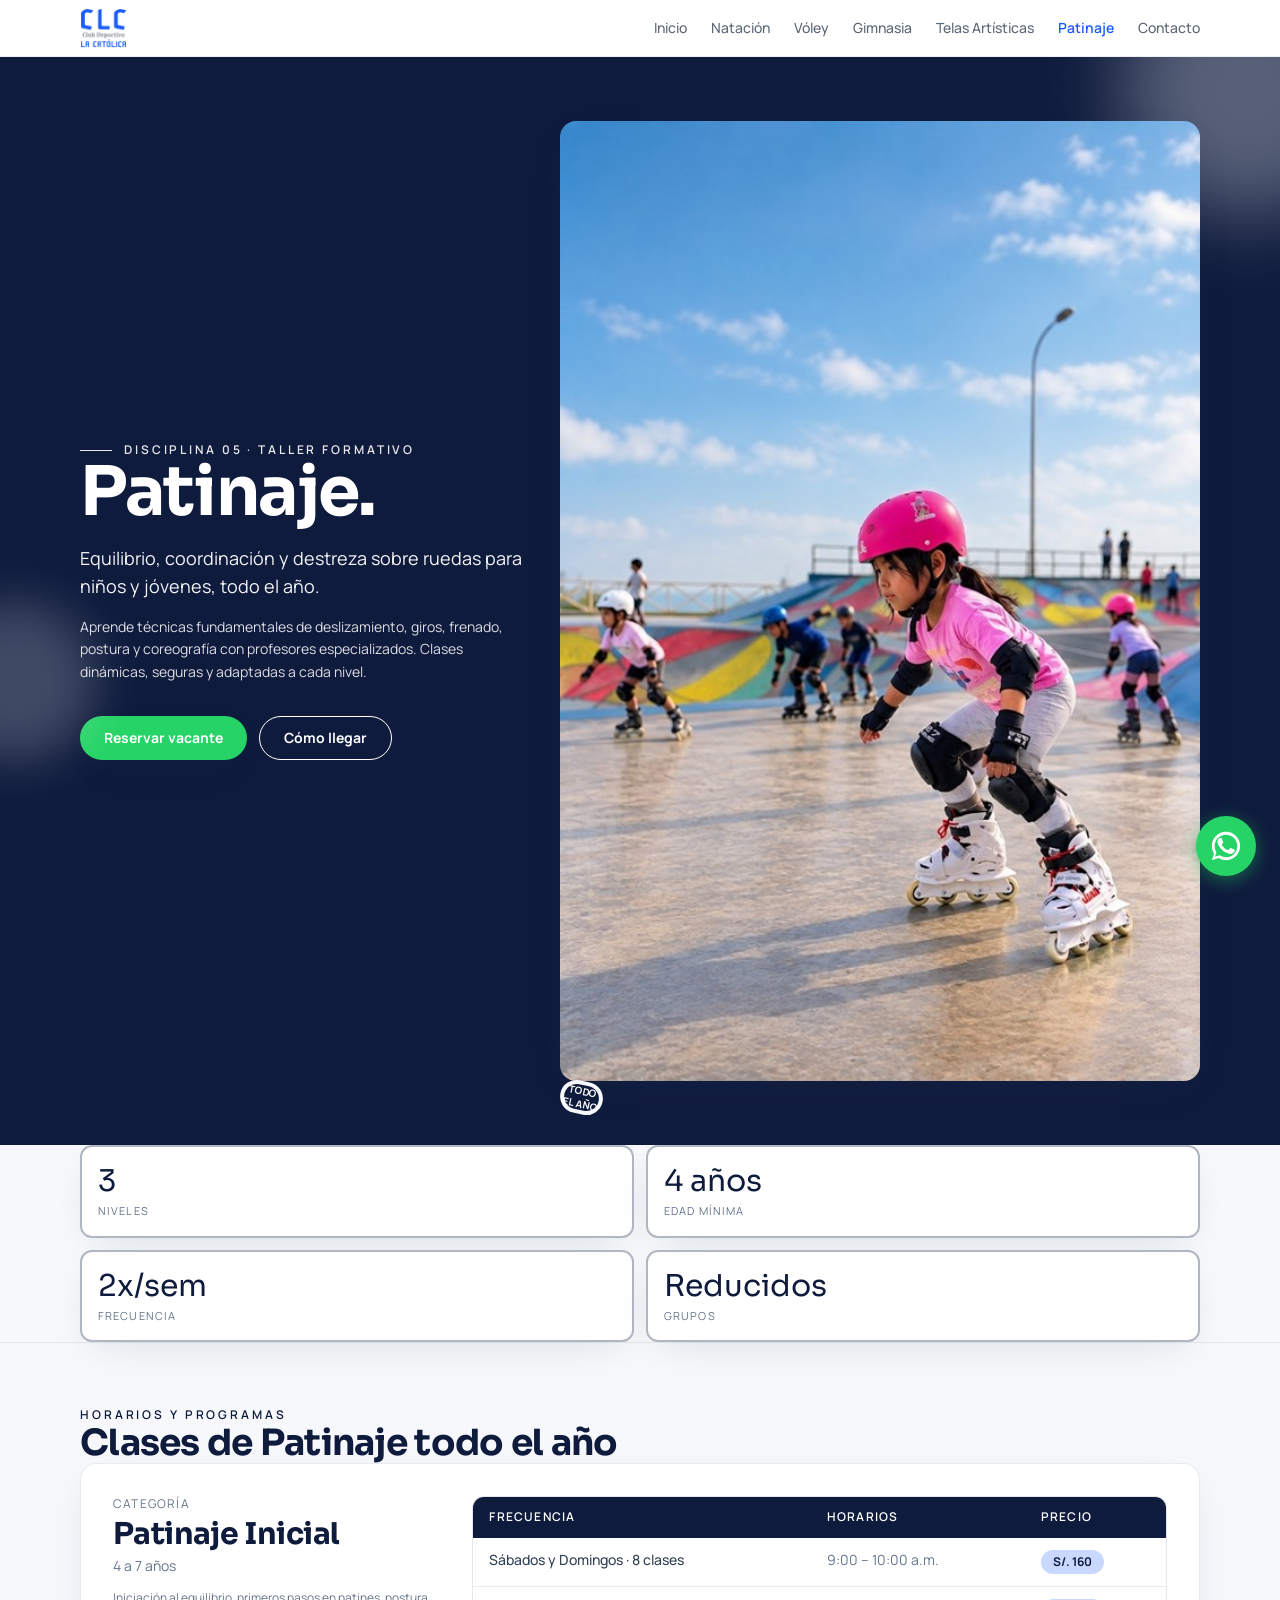
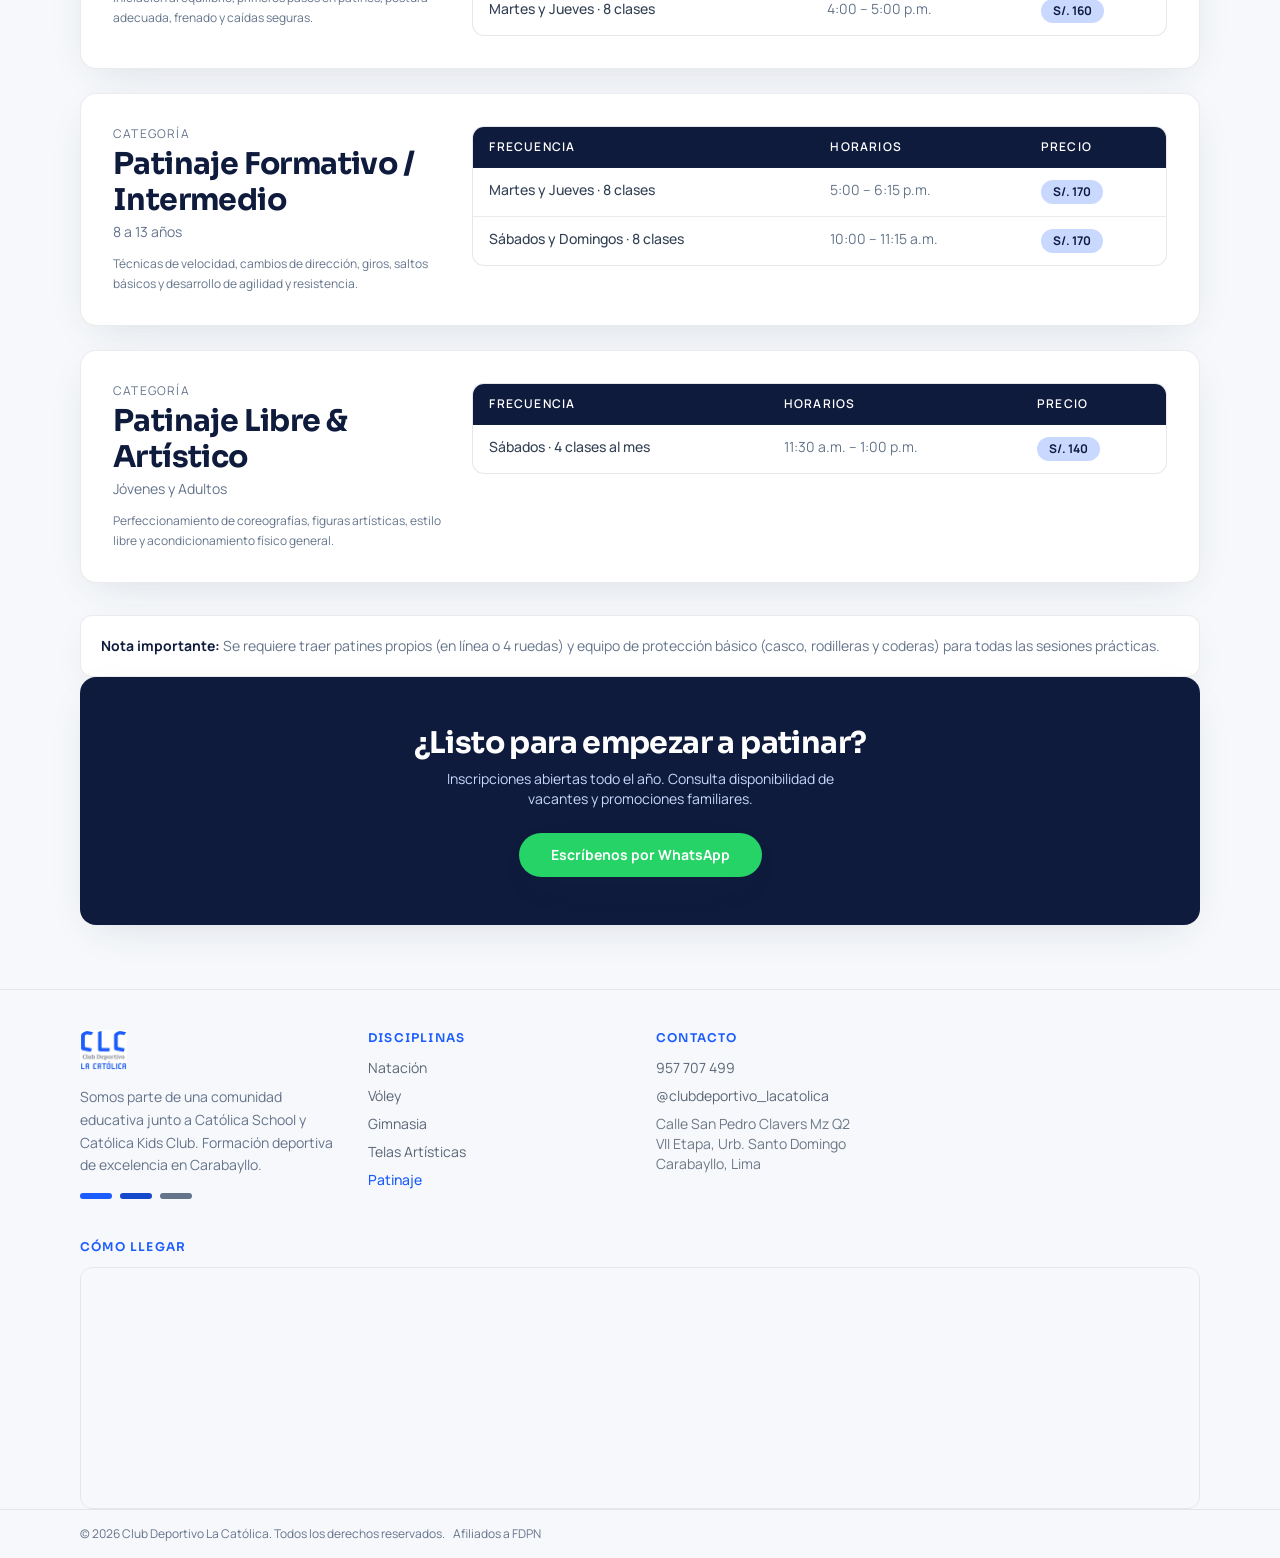
<file: patinaje.html>
<!DOCTYPE html>
<html lang="es">
<head>
  <meta charset="utf-8"/>
  <meta name="viewport" content="width=device-width, initial-scale=1, viewport-fit=cover"/>
  <link rel="preload" as="image" href="assets/images/logo-clc.png?v=2"/>
  <link rel="stylesheet" href="assets/styles-Crbfe6pi.css"/>
  <link rel="stylesheet" href="https://fonts.googleapis.com/css2?family=Manrope:wght@400;500;600;700&family=Sora:wght@600;700;800&display=swap"/>
  <title>Patinaje — CLC Club Deportivo La Católica</title>
  <meta name="description" content="Clases de patinaje formativo, artístico y recreativo en Carabayllo. Para niños, jóvenes y adultos todo el año."/>
  <meta name="author" content="Club Deportivo La Católica"/>
  <meta property="og:title" content="Patinaje — CLC Club Deportivo La Católica"/>
  <meta property="og:description" content="Clases de patinaje formativo, artístico y recreativo en Carabayllo. Para niños, jóvenes y adultos todo el año."/>
  <meta property="og:type" content="website"/>
  <meta name="twitter:card" content="summary_large_image"/>
  <link rel="icon" href="favicon.ico" type="image/x-icon"/>
  <link rel="preconnect" href="https://fonts.googleapis.com"/>
  <link rel="preconnect" href="https://fonts.gstatic.com" crossorigin="anonymous"/>
  <style>
    /* Responsive System */
    html { -webkit-text-size-adjust: 100%; scroll-behavior: smooth; }
    body { overflow-x: hidden; width: 100%; }

    /* Bento Grid */
    .bento-grid { display: grid; gap: 0.75rem; grid-template-columns: 1fr; }
    @media (min-width: 640px) { .bento-grid { grid-template-columns: repeat(2, 1fr); gap: 1rem; } }
    @media (min-width: 1024px) {
      .bento-grid { grid-template-columns: repeat(4, 1fr); gap: 1rem; }
      .bento-hero { grid-column: span 2; grid-row: span 2; min-height: 380px; }
      .bento-natacion { grid-column: span 2; min-height: 180px; }
      .bento-sm { min-height: 180px; }
      .bento-benefits { grid-column: span 2; min-height: 180px; }
    }
    .bento-hero { min-height: 240px; }
    @media (min-width: 640px) { .bento-hero { min-height: 300px; grid-column: span 2; } }

    /* Disciplines Grid */
    .disc-img { aspect-ratio: 3/2; }
    @media (min-width: 480px) { .disc-img { aspect-ratio: 4/3; } }
    @media (min-width: 768px) { .disc-img { aspect-ratio: 3/2; } }

    .disc-grid { display: grid; gap: 1rem; grid-template-columns: 1fr; }
    @media (min-width: 480px) { .disc-grid { grid-template-columns: repeat(2, 1fr); } }
    @media (min-width: 1024px) { .disc-grid { grid-template-columns: repeat(3, 1fr); } }
    @media (min-width: 1280px) { .disc-grid { grid-template-columns: repeat(5, 1fr); } }

    /* Fluid typography */
    .hero-h1 { font-size: clamp(1.75rem, 5vw, 3.75rem); line-height: 1.05; }
    .page-h1 { font-size: clamp(2rem, 6vw, 4.25rem); line-height: 1.02; }

    /* Responsive Tables */
    .table-container {
      overflow-x: auto;
      -webkit-overflow-scrolling: touch;
      border-radius: 0.75rem;
      border: 1px solid rgba(15, 27, 61, 0.1);
      width: 100%;
    }
    .table-container table { min-width: 440px; width: 100%; }

    /* Mobile scroll navigation */
    .mobile-nav {
      scrollbar-width: none;
      -ms-overflow-style: none;
      -webkit-overflow-scrolling: touch;
    }
    .mobile-nav::-webkit-scrollbar { display: none; }

    /* Boton Flotante Fijo de WhatsApp con Animacion de Pulso */
    .wa-floating-btn {
      position: fixed;
      bottom: 24px;
      right: 24px;
      z-index: 9999;
      display: flex;
      align-items: center;
      justify-content: center;
      width: 60px;
      height: 60px;
      background-color: #25d366;
      color: #ffffff !important;
      border-radius: 50%;
      box-shadow: 0 4px 18px rgba(37, 211, 102, 0.45), 0 2px 6px rgba(0, 0, 0, 0.15);
      text-decoration: none;
      cursor: pointer;
      transition: transform 0.3s cubic-bezier(0.34, 1.56, 0.64, 1), box-shadow 0.3s ease;
      animation: wa-pulse 3s infinite ease-in-out;
    }
    .wa-floating-btn:hover {
      transform: scale(1.1) translateY(-2px);
      box-shadow: 0 8px 26px rgba(37, 211, 102, 0.65), 0 4px 12px rgba(0, 0, 0, 0.2);
      animation: none;
    }
    .wa-floating-btn:active {
      transform: scale(0.94);
    }
    .wa-icon {
      width: 34px;
      height: 34px;
      fill: #ffffff;
      transition: transform 0.3s ease;
    }
    .wa-floating-btn:hover .wa-icon {
      transform: scale(1.05);
    }
    .wa-tooltip {
      position: absolute;
      right: 72px;
      background-color: #0f1b3d;
      color: #ffffff;
      padding: 7px 14px;
      border-radius: 20px;
      font-size: 13px;
      font-weight: 600;
      white-space: nowrap;
      box-shadow: 0 4px 15px rgba(0,0,0,0.22);
      opacity: 0;
      visibility: hidden;
      transform: translateX(10px);
      transition: opacity 0.25s ease, transform 0.25s ease, visibility 0.25s;
      pointer-events: none;
      font-family: 'Manrope', sans-serif;
    }
    .wa-tooltip::after {
      content: '';
      position: absolute;
      top: 50%;
      right: -6px;
      transform: translateY(-50%);
      border-width: 6px 0 6px 6px;
      border-style: solid;
      border-color: transparent transparent transparent #0f1b3d;
    }
    .wa-floating-btn:hover .wa-tooltip {
      opacity: 1;
      visibility: visible;
      transform: translateX(0);
    }
    @keyframes wa-pulse {
      0% {
        box-shadow: 0 0 0 0 rgba(37, 211, 102, 0.65), 0 4px 18px rgba(37, 211, 102, 0.45);
      }
      70% {
        box-shadow: 0 0 0 18px rgba(37, 211, 102, 0), 0 4px 18px rgba(37, 211, 102, 0.45);
      }
      100% {
        box-shadow: 0 0 0 0 rgba(37, 211, 102, 0), 0 4px 18px rgba(37, 211, 102, 0.45);
      }
    }
    @media (max-width: 640px) {
      .wa-floating-btn {
        bottom: 20px;
        right: 20px;
        width: 54px;
        height: 54px;
      }
      .wa-icon {
        width: 30px;
        height: 30px;
      }
      .wa-tooltip {
        display: none;
      }
    }
  </style>
</head>
<body class="bg-background text-foreground antialiased">
<a class="wa-floating-btn" href="https://wa.me/51957707499?text=Hola,%20deseo%20más%20información%20sobre%20las%20clases%20en%20el%20Club%20Deportivo%20La%20Católica" target="_blank" rel="noreferrer" aria-label="Escribir por WhatsApp">
  <span class="wa-tooltip">¿Tienes dudas? ¡Escríbenos!</span>
  <svg class="wa-icon" viewBox="0 0 24 24" fill="currentColor">
    <path d="M17.472 14.382c-.297-.149-1.758-.867-2.03-.967-.273-.099-.471-.148-.67.15-.197.297-.767.966-.94 1.164-.173.199-.347.223-.644.075-.297-.15-1.255-.463-2.39-1.475-.883-.788-1.48-1.761-1.653-2.059-.173-.297-.018-.458.13-.606.134-.133.298-.347.446-.52.149-.174.198-.298.298-.497.099-.198.05-.371-.025-.52-.075-.149-.669-1.612-.916-2.207-.242-.579-.487-.5-.669-.51-.173-.008-.371-.01-.57-.01-.198 0-.52.074-.792.372-.272.297-1.04 1.016-1.04 2.479 0 1.462 1.065 2.875 1.213 3.074.149.198 2.096 3.2 5.077 4.487.709.306 1.262.489 1.694.625.712.227 1.36.195 1.871.118.571-.085 1.758-.719 2.006-1.413.248-.694.248-1.289.173-1.413-.074-.124-.272-.198-.57-.347z"/>
    <path d="M11.999 2C6.477 2 2 6.477 2 12c0 1.989.574 3.842 1.565 5.408L2 22l4.737-1.541A9.953 9.953 0 0 0 12 22c5.523 0 10-4.477 10-10S17.523 2 11.999 2zm0 18a7.952 7.952 0 0 1-4.274-1.248l-.306-.181-3.167 1.03.986-3.093-.199-.318A7.953 7.953 0 0 1 4 12c0-4.411 3.589-8 8-8 4.41 0 8 3.589 8 8s-3.59 8-8 8z"/>
  </svg>
</a>
<div class="flex min-h-screen flex-col bg-background text-foreground">

  <header class="sticky top-0 z-40 border-b border-border/60 bg-background/80 backdrop-blur">
    <div class="container-x flex h-14 items-center justify-between md:h-18">
      <a class="flex items-center gap-2" href="index.html">
        <img src="assets/images/logo-clc.png?v=2" alt="CLC Club Deportivo La Católica" class="h-8 w-auto md:h-10"/>
      </a>
      <nav class="hidden items-center gap-6 lg:gap-8 md:flex">
        <a href="index.html" class="text-sm font-medium text-foreground/80 hover:text-primary transition-colors">Inicio</a><a href="natacion.html" class="text-sm font-medium text-foreground/80 hover:text-primary transition-colors">Natación</a><a href="voley.html" class="text-sm font-medium text-foreground/80 hover:text-primary transition-colors">Vóley</a><a href="gimnasia.html" class="text-sm font-medium text-foreground/80 hover:text-primary transition-colors">Gimnasia</a><a href="telas.html" class="text-sm font-medium text-foreground/80 hover:text-primary transition-colors">Telas Artísticas</a><a href="patinaje.html" class="text-sm font-medium text-primary font-semibold" aria-current="page">Patinaje</a><a href="contacto.html" class="text-sm font-medium text-foreground/80 hover:text-primary transition-colors">Contacto</a>
      </nav>
      <a href="https://wa.me/51957707499" target="_blank" rel="noreferrer"
         class="hidden sm:inline-flex h-9 items-center rounded-full bg-[color:var(--brand-whatsapp)] px-4 text-sm font-medium text-white transition-colors hover:bg-[color:var(--brand-whatsapp-dark)]">
        Inscríbete
      </a>
    </div>
    <nav class="border-t border-border/60 md:hidden">
      <div class="mobile-nav container-x flex gap-5 overflow-x-auto py-2.5 text-sm">
        <a href="index.html" class="whitespace-nowrap font-medium text-foreground/70 hover:text-primary">Inicio</a><a href="natacion.html" class="whitespace-nowrap font-medium text-foreground/70 hover:text-primary">Natación</a><a href="voley.html" class="whitespace-nowrap font-medium text-foreground/70 hover:text-primary">Vóley</a><a href="gimnasia.html" class="whitespace-nowrap font-medium text-foreground/70 hover:text-primary">Gimnasia</a><a href="telas.html" class="whitespace-nowrap font-medium text-foreground/70 hover:text-primary">Telas Artísticas</a><a href="patinaje.html" class="whitespace-nowrap font-medium text-primary font-semibold" aria-current="page">Patinaje</a><a href="contacto.html" class="whitespace-nowrap font-medium text-foreground/70 hover:text-primary">Contacto</a>
      </div>
    </nav>
  </header>
  <main class="flex-1">
  <div>
    <!-- Hero Section -->
    <section class="relative overflow-hidden" style="background-color:var(--brand-navy);color:#ffffff">
      <div aria-hidden="true" class="absolute -top-24 -right-24 h-64 w-64 rounded-full opacity-30 blur-2xl" style="background-color:#ffffff"></div>
      <div aria-hidden="true" class="absolute top-1/2 -left-16 h-40 w-40 rounded-full opacity-20 blur-xl" style="background-color:#ffffff"></div>
      <div class="container-x grid gap-8 py-10 md:grid-cols-12 md:gap-12 md:py-16 lg:py-20 items-center">
        <div class="md:col-span-6 lg:col-span-5">
          <p class="mb-4 flex items-center gap-3 text-xs font-semibold uppercase tracking-[0.24em] opacity-90" style="color:#ffffff">
            <span class="inline-block h-px w-8" style="background-color:#ffffff"></span>Disciplina 05 · Taller Formativo
          </p>
          <h1 class="page-h1 font-display leading-[0.98]">Patinaje.</h1>
          <p class="mt-4 max-w-md text-base md:text-lg opacity-95" style="color:#ffffff">
            Equilibrio, coordinación y destreza sobre ruedas para niños y jóvenes, todo el año.
          </p>
          <p class="mt-4 max-w-md text-sm leading-relaxed opacity-85" style="color:#ffffff">
            Aprende técnicas fundamentales de deslizamiento, giros, frenado, postura y coreografía con profesores especializados. Clases dinámicas, seguras y adaptadas a cada nivel.
          </p>
          <div class="mt-8 flex flex-wrap gap-3">
            <a href="https://wa.me/51957707499?text=Hola,%20deseo%20información%20sobre%20las%20clases%20de%20Patinaje" target="_blank" rel="noreferrer"
               class="inline-flex h-11 items-center rounded-full bg-[color:var(--brand-whatsapp)] px-6 text-sm font-bold text-white shadow-sport transition-colors hover:bg-[color:var(--brand-whatsapp-dark)]">
              Reservar vacante
            </a>
            <a href="contacto.html" style="border-color:#ffffff;color:#ffffff"
               class="inline-flex h-11 items-center rounded-full border px-6 text-sm font-bold hover:opacity-90">
              Cómo llegar
            </a>
          </div>
        </div>
        <div class="relative md:col-span-6 lg:col-span-7">
          <div class="relative aspect-[4/3] sm:aspect-[16/10] overflow-hidden rounded-2xl shadow-sport">
            <img src="assets/images/hero-patinaje.jpg?v=2" alt="Clases de Patinaje en Club Deportivo La Católica" class="h-full w-full object-cover" width="1600" height="1200"/>
            <div class="absolute -bottom-px -left-px h-16 w-16 bg-[color:var(--paper)]"></div>
          </div>
          <div aria-hidden="true" class="absolute -bottom-4 -right-4 h-20 w-20 sm:h-24 sm:w-24 rotate-12 rounded-full border-4 border-[color:var(--paper)] shadow-sport flex items-center justify-center text-center"
               style="background-color:var(--brand-navy);color:#ffffff;">
            <span class="text-[10px] sm:text-xs font-bold uppercase leading-tight">Todo<br/>el año</span>
          </div>
        </div>
      </div>
    </section>

    <!-- Highlights Bar -->
    <section class="border-b border-border bg-[color:var(--paper)]">
      <div class="container-x grid grid-cols-2 gap-3 py-8 sm:grid-cols-4 md:gap-4 md:py-10">
        <div class="rounded-xl border-2 border-[color:var(--paper)] bg-background p-4 md:p-5 shadow-sport" style="border-color:color-mix(in srgb, var(--brand-navy) 30%, var(--paper))">
          <p class="font-display text-2xl md:text-3xl" style="color:var(--brand-navy)">3</p>
          <p class="mt-1 text-[11px] uppercase tracking-widest text-muted-foreground">Niveles</p>
        </div>
        <div class="rounded-xl border-2 border-[color:var(--paper)] bg-background p-4 md:p-5 shadow-sport" style="border-color:color-mix(in srgb, var(--brand-navy) 30%, var(--paper))">
          <p class="font-display text-2xl md:text-3xl" style="color:var(--brand-navy)">4 años</p>
          <p class="mt-1 text-[11px] uppercase tracking-widest text-muted-foreground">Edad mínima</p>
        </div>
        <div class="rounded-xl border-2 border-[color:var(--paper)] bg-background p-4 md:p-5 shadow-sport" style="border-color:color-mix(in srgb, var(--brand-navy) 30%, var(--paper))">
          <p class="font-display text-2xl md:text-3xl" style="color:var(--brand-navy)">2x/sem</p>
          <p class="mt-1 text-[11px] uppercase tracking-widest text-muted-foreground">Frecuencia</p>
        </div>
        <div class="rounded-xl border-2 border-[color:var(--paper)] bg-background p-4 md:p-5 shadow-sport" style="border-color:color-mix(in srgb, var(--brand-navy) 30%, var(--paper))">
          <p class="font-display text-2xl md:text-3xl" style="color:var(--brand-navy)">Reducidos</p>
          <p class="mt-1 text-[11px] uppercase tracking-widest text-muted-foreground">Grupos</p>
        </div>
      </div>
    </section>

    <!-- Programs & Schedules -->
    <section class="bg-[color:var(--paper)]">
      <div class="container-x py-12 md:py-16 lg:py-20">
        <div class="mb-10 md:mb-14">
          <p class="mb-2 text-xs font-semibold uppercase tracking-[0.24em]" style="color:var(--brand-navy)">Horarios y programas</p>
          <h2 class="font-display text-3xl md:text-4xl text-[color:var(--brand-navy)]">Clases de Patinaje todo el año</h2>
        </div>

        <div class="space-y-6 md:space-y-8">

          <!-- Categoría 1: Iniciación -->
          <article class="grid gap-6 rounded-2xl border border-ink/10 bg-background p-5 md:grid-cols-12 md:p-8 shadow-sport">
            <header class="md:col-span-4">
              <p class="text-xs uppercase tracking-widest text-muted-foreground">Categoría</p>
              <h3 class="mt-1 text-2xl md:text-3xl font-display text-[color:var(--brand-navy)]">Patinaje Inicial</h3>
              <p class="mt-1 text-sm text-muted-foreground">4 a 7 años</p>
              <p class="mt-3 text-xs leading-relaxed text-muted-foreground">
                Iniciación al equilibrio, primeros pasos en patines, postura adecuada, frenado y caídas seguras.
              </p>
            </header>
            <div class="md:col-span-8">
              <div class="table-container bg-background">
                <table class="w-full text-left text-sm">
                  <thead>
                    <tr style="background-color:var(--brand-navy);color:#ffffff">
                      <th class="px-4 py-3 text-xs font-semibold uppercase tracking-widest">Frecuencia</th>
                      <th class="px-4 py-3 text-xs font-semibold uppercase tracking-widest">Horarios</th>
                      <th class="px-4 py-3 text-xs font-semibold uppercase tracking-widest">Precio</th>
                    </tr>
                  </thead>
                  <tbody>
                    <tr class="border-t border-ink/10 align-top transition-colors hover:bg-[color:var(--brand-blue-light)]">
                      <td class="px-4 py-3 font-medium">Sábados y Domingos · 8 clases</td>
                      <td class="px-4 py-3 text-muted-foreground">9:00 – 10:00 a.m.</td>
                      <td class="px-4 py-3"><span class="inline-block rounded-full bg-[color:var(--brand-blue-soft)] px-3 py-1 text-xs font-bold text-[color:var(--brand-navy)]">S/. 160</span></td>
                    </tr>
                    <tr class="border-t border-ink/10 align-top transition-colors hover:bg-[color:var(--brand-blue-light)]">
                      <td class="px-4 py-3 font-medium">Martes y Jueves · 8 clases</td>
                      <td class="px-4 py-3 text-muted-foreground">4:00 – 5:00 p.m.</td>
                      <td class="px-4 py-3"><span class="inline-block rounded-full bg-[color:var(--brand-blue-soft)] px-3 py-1 text-xs font-bold text-[color:var(--brand-navy)]">S/. 160</span></td>
                    </tr>
                  </tbody>
                </table>
              </div>
            </div>
          </article>

          <!-- Categoría 2: Intermedio -->
          <article class="grid gap-6 rounded-2xl border border-ink/10 bg-background p-5 md:grid-cols-12 md:p-8 shadow-sport">
            <header class="md:col-span-4">
              <p class="text-xs uppercase tracking-widest text-muted-foreground">Categoría</p>
              <h3 class="mt-1 text-2xl md:text-3xl font-display text-[color:var(--brand-navy)]">Patinaje Formativo / Intermedio</h3>
              <p class="mt-1 text-sm text-muted-foreground">8 a 13 años</p>
              <p class="mt-3 text-xs leading-relaxed text-muted-foreground">
                Técnicas de velocidad, cambios de dirección, giros, saltos básicos y desarrollo de agilidad y resistencia.
              </p>
            </header>
            <div class="md:col-span-8">
              <div class="table-container bg-background">
                <table class="w-full text-left text-sm">
                  <thead>
                    <tr style="background-color:var(--brand-navy);color:#ffffff">
                      <th class="px-4 py-3 text-xs font-semibold uppercase tracking-widest">Frecuencia</th>
                      <th class="px-4 py-3 text-xs font-semibold uppercase tracking-widest">Horarios</th>
                      <th class="px-4 py-3 text-xs font-semibold uppercase tracking-widest">Precio</th>
                    </tr>
                  </thead>
                  <tbody>
                    <tr class="border-t border-ink/10 align-top transition-colors hover:bg-[color:var(--brand-blue-light)]">
                      <td class="px-4 py-3 font-medium">Martes y Jueves · 8 clases</td>
                      <td class="px-4 py-3 text-muted-foreground">5:00 – 6:15 p.m.</td>
                      <td class="px-4 py-3"><span class="inline-block rounded-full bg-[color:var(--brand-blue-soft)] px-3 py-1 text-xs font-bold text-[color:var(--brand-navy)]">S/. 170</span></td>
                    </tr>
                    <tr class="border-t border-ink/10 align-top transition-colors hover:bg-[color:var(--brand-blue-light)]">
                      <td class="px-4 py-3 font-medium">Sábados y Domingos · 8 clases</td>
                      <td class="px-4 py-3 text-muted-foreground">10:00 – 11:15 a.m.</td>
                      <td class="px-4 py-3"><span class="inline-block rounded-full bg-[color:var(--brand-blue-soft)] px-3 py-1 text-xs font-bold text-[color:var(--brand-navy)]">S/. 170</span></td>
                    </tr>
                  </tbody>
                </table>
              </div>
            </div>
          </article>

          <!-- Categoría 3: Avanzado / Libre -->
          <article class="grid gap-6 rounded-2xl border border-ink/10 bg-background p-5 md:grid-cols-12 md:p-8 shadow-sport">
            <header class="md:col-span-4">
              <p class="text-xs uppercase tracking-widest text-muted-foreground">Categoría</p>
              <h3 class="mt-1 text-2xl md:text-3xl font-display text-[color:var(--brand-navy)]">Patinaje Libre & Artístico</h3>
              <p class="mt-1 text-sm text-muted-foreground">Jóvenes y Adultos</p>
              <p class="mt-3 text-xs leading-relaxed text-muted-foreground">
                Perfeccionamiento de coreografías, figuras artísticas, estilo libre y acondicionamiento físico general.
              </p>
            </header>
            <div class="md:col-span-8">
              <div class="table-container bg-background">
                <table class="w-full text-left text-sm">
                  <thead>
                    <tr style="background-color:var(--brand-navy);color:#ffffff">
                      <th class="px-4 py-3 text-xs font-semibold uppercase tracking-widest">Frecuencia</th>
                      <th class="px-4 py-3 text-xs font-semibold uppercase tracking-widest">Horarios</th>
                      <th class="px-4 py-3 text-xs font-semibold uppercase tracking-widest">Precio</th>
                    </tr>
                  </thead>
                  <tbody>
                    <tr class="border-t border-ink/10 align-top transition-colors hover:bg-[color:var(--brand-blue-light)]">
                      <td class="px-4 py-3 font-medium">Sábados · 4 clases al mes</td>
                      <td class="px-4 py-3 text-muted-foreground">11:30 a.m. – 1:00 p.m.</td>
                      <td class="px-4 py-3"><span class="inline-block rounded-full bg-[color:var(--brand-blue-soft)] px-3 py-1 text-xs font-bold text-[color:var(--brand-navy)]">S/. 140</span></td>
                    </tr>
                  </tbody>
                </table>
              </div>
            </div>
          </article>

        </div>

        <!-- Note box -->
        <div class="mt-8 rounded-xl border border-ink/10 bg-background p-5 text-sm text-muted-foreground shadow-sport">
          <p><strong class="text-[color:var(--brand-navy)]">Nota importante:</strong> Se requiere traer patines propios (en línea o 4 ruedas) y equipo de protección básico (casco, rodilleras y coderas) para todas las sesiones prácticas.</p>
        </div>

        <!-- CTA Box -->
        <div class="mt-12 rounded-2xl bg-[color:var(--brand-navy)] p-8 text-center text-white md:p-12 shadow-sport">
          <h3 class="font-display text-2xl md:text-3xl">¿Listo para empezar a patinar?</h3>
          <p class="mx-auto mt-2 max-w-md text-sm text-[color:var(--brand-blue-soft)]">Inscripciones abiertas todo el año. Consulta disponibilidad de vacantes y promociones familiares.</p>
          <a href="https://wa.me/51957707499?text=Hola,%20deseo%20inscribirme%20en%20Patinaje" target="_blank" rel="noreferrer"
             class="mt-6 inline-flex h-11 items-center rounded-full bg-[color:var(--brand-whatsapp)] px-8 text-sm font-bold text-white shadow-sport transition-colors hover:bg-[color:var(--brand-whatsapp-dark)]">
            Escríbenos por WhatsApp
          </a>
        </div>

      </div>
    </section>
  </div>
  </main>
  <footer class="border-t border-border bg-[color:var(--paper)] text-[color:var(--ink)]">
    <div class="container-x grid gap-8 py-10 sm:grid-cols-2 md:grid-cols-4 md:py-14">
      <div class="sm:col-span-2">
        <img src="assets/images/logo-clc.png?v=2" alt="CLC Club Deportivo La Católica" class="h-10 w-auto" />
        <p class="mt-4 max-w-sm text-sm leading-relaxed text-muted-foreground">
          Somos parte de una comunidad educativa junto a Católica School y Católica Kids Club. Formación deportiva de excelencia en Carabayllo.
        </p>
        <div class="mt-4 flex gap-2">
          <span class="h-1.5 w-8 rounded-full bg-[color:var(--brand-blue)]"></span>
          <span class="h-1.5 w-8 rounded-full bg-[color:var(--brand-blue-dark)]"></span>
          <span class="h-1.5 w-8 rounded-full bg-[color:var(--muted-foreground)]"></span>
        </div>
      </div>
      <div>
        <h4 class="text-xs font-semibold uppercase tracking-widest text-[color:var(--brand-blue)]">Disciplinas</h4>
        <ul class="mt-3 space-y-2 text-sm text-foreground/80">
          <li><a href="natacion.html" class="hover:text-[color:var(--brand-blue)] transition-colors">Natación</a></li>
          <li><a href="voley.html" class="hover:text-[color:var(--brand-blue)] transition-colors">Vóley</a></li>
          <li><a href="gimnasia.html" class="hover:text-[color:var(--brand-blue)] transition-colors">Gimnasia</a></li>
          <li><a href="telas.html" class="hover:text-[color:var(--brand-blue)] transition-colors">Telas Artísticas</a></li>
          <li><a href="patinaje.html" class="hover:text-[color:var(--brand-blue)] transition-colors font-medium text-primary">Patinaje</a></li>
        </ul>
      </div>
      <div>
        <h4 class="text-xs font-semibold uppercase tracking-widest text-[color:var(--brand-blue)]">Contacto</h4>
        <ul class="mt-3 space-y-2 text-sm text-foreground/80">
          <li><a href="https://wa.me/51957707499" target="_blank" rel="noreferrer" class="hover:text-[color:var(--brand-blue)]">957 707 499</a></li>
          <li><a href="https://instagram.com/clubdeportivo_lacatolica" target="_blank" rel="noreferrer" class="hover:text-[color:var(--brand-blue)]">@clubdeportivo_lacatolica</a></li>
          <li class="pt-1 leading-snug text-foreground/70">Calle San Pedro Clavers Mz Q2<br/>VII Etapa, Urb. Santo Domingo<br/>Carabayllo, Lima</li>
        </ul>
      </div>
    </div>
    <div class="container-x pb-8">
      <h4 class="mb-3 text-xs font-semibold uppercase tracking-widest text-[color:var(--brand-blue)]">Cómo llegar</h4>
      <div class="overflow-hidden rounded-xl border border-border">
        <iframe title="Ubicación Club Deportivo La Católica"
                src="https://www.google.com/maps?q=Calle+San+Pedro+Clavers+Mz+Q2+Urb.+Santo+Domingo+Carabayllo+Lima&output=embed"
                width="100%" height="240" loading="lazy" referrerpolicy="no-referrer-when-downgrade" style="border:0;display:block;"></iframe>
      </div>
    </div>
    <div class="border-t border-ink/10">
      <div class="container-x flex flex-col gap-2 py-4 text-xs text-muted-foreground sm:flex-row sm:items-center sm:justify-between">
        <span>© 2026 Club Deportivo La Católica. Todos los derechos reservados.</span>
        <span>Afiliados a FDPN</span>
      </div>
    </div>
  </footer>
</div>
<script>
  document.addEventListener('DOMContentLoaded', function() {
    document.querySelectorAll('a[href^="#"]').forEach(anchor => {
      anchor.addEventListener('click', function(e) {
        const el = document.getElementById(this.getAttribute('href').slice(1));
        if (el) { e.preventDefault(); el.scrollIntoView({ behavior: 'smooth' }); }
      });
    });
  });
</script>
</body>
</html>
</file>
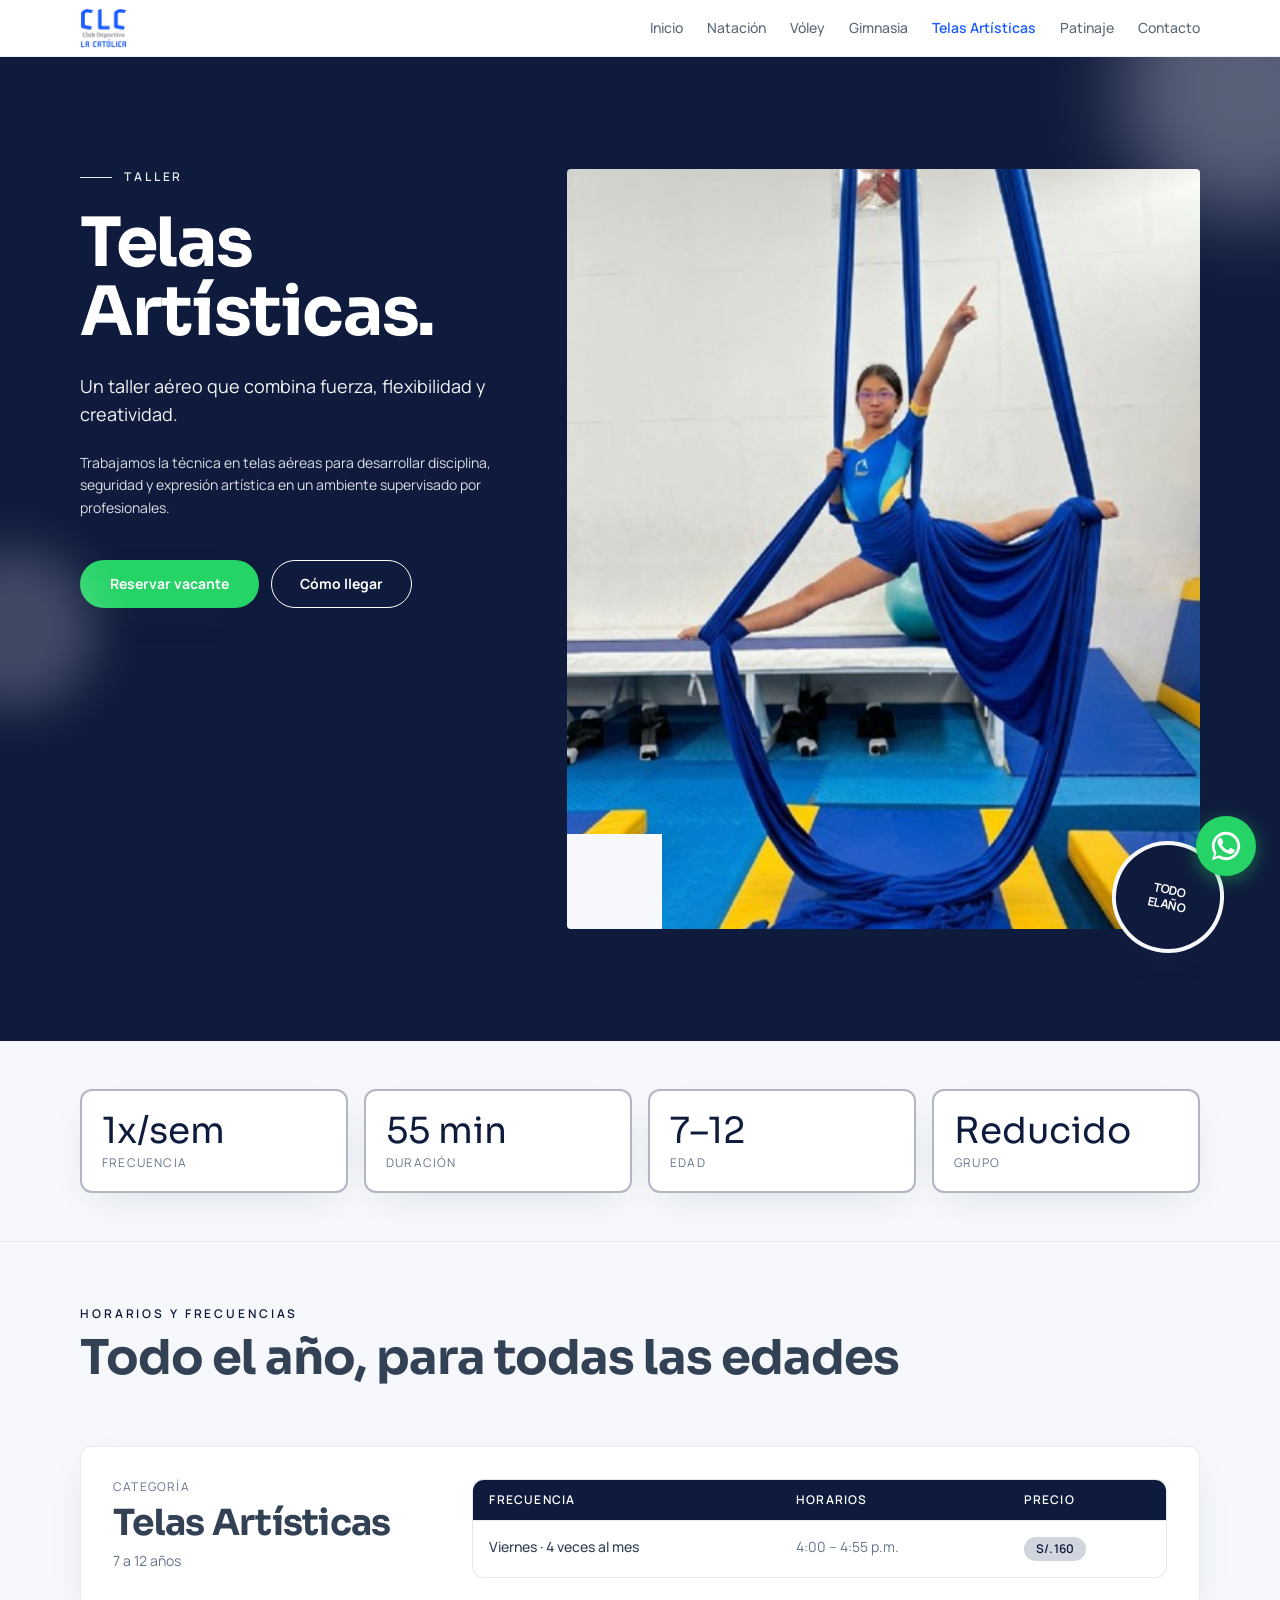
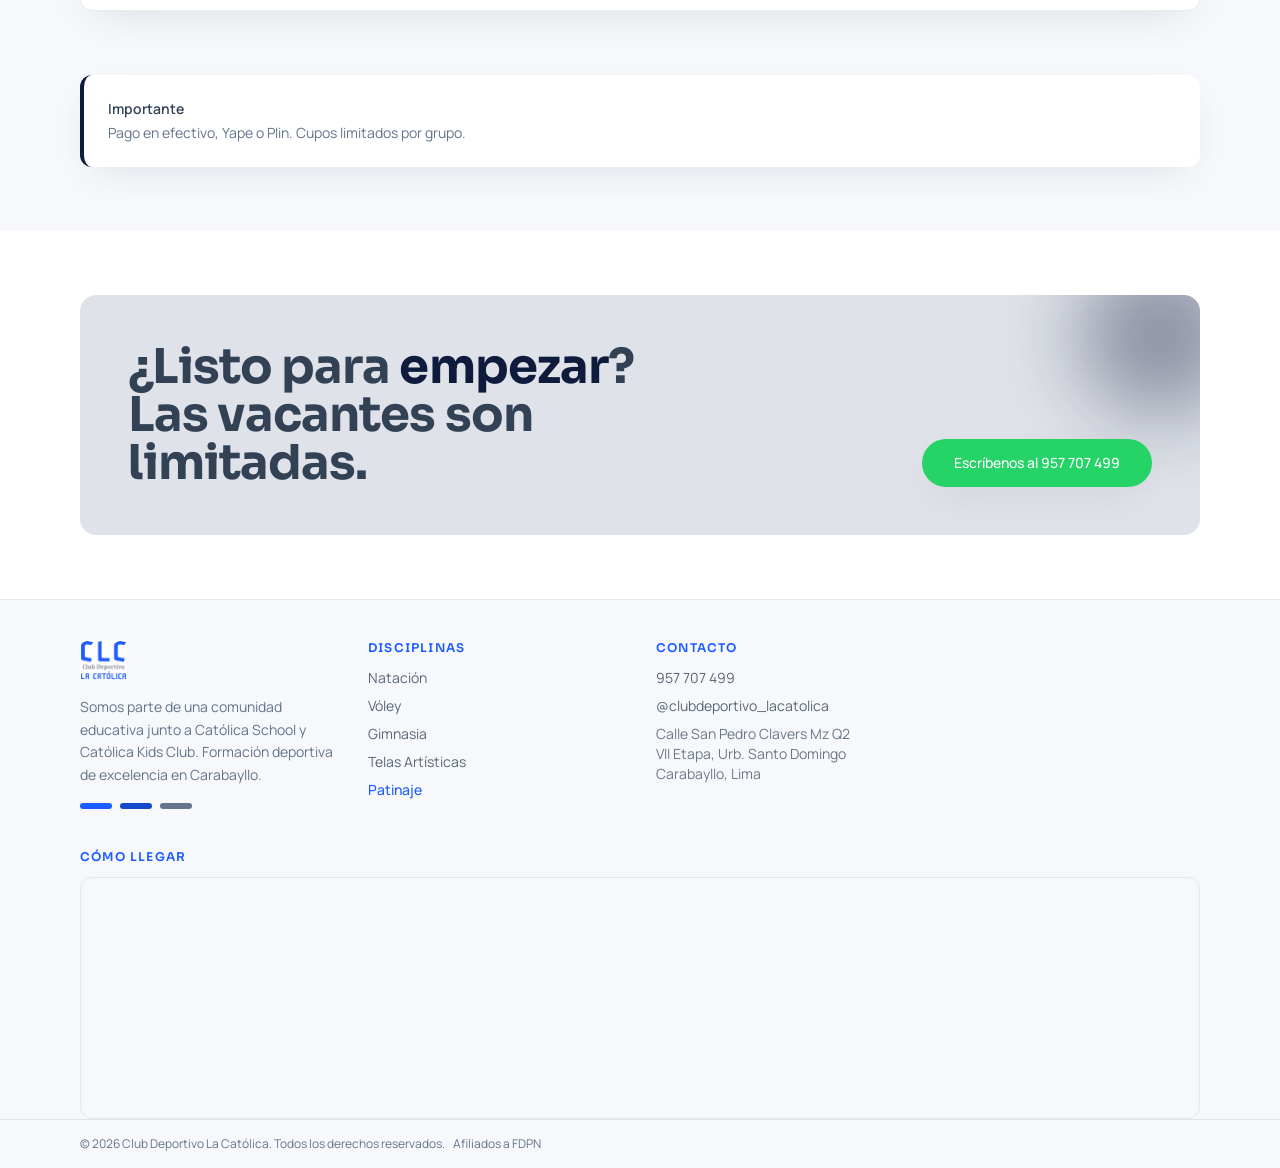
<file: telas.html>
<!DOCTYPE html>
<html lang="es">
<head>
  <meta charset="utf-8"/>
  <meta name="viewport" content="width=device-width, initial-scale=1, viewport-fit=cover"/>
  <link rel="preload" as="image" href="assets/images/logo-clc.png?v=2"/>
  <link rel="stylesheet" href="assets/styles-Crbfe6pi.css"/>
  <link rel="stylesheet" href="https://fonts.googleapis.com/css2?family=Manrope:wght@400;500;600;700&family=Sora:wght@600;700;800&display=swap"/>
  <title>Telas Artísticas — CLC Club Deportivo La Católica</title>
  <meta name="description" content="Taller de acrobacia aérea y telas artísticas en Carabayllo. Fuerza, flexibilidad y expresión."/>
  <meta name="author" content="Club Deportivo La Católica"/>
  <meta property="og:title" content="Telas Artísticas — CLC Club Deportivo La Católica"/>
  <meta property="og:description" content="Taller de acrobacia aérea y telas artísticas en Carabayllo. Fuerza, flexibilidad y expresión."/>
  <meta property="og:type" content="website"/>
  <meta name="twitter:card" content="summary_large_image"/>
  <link rel="icon" href="favicon.ico" type="image/x-icon"/>
  <link rel="preconnect" href="https://fonts.googleapis.com"/>
  <link rel="preconnect" href="https://fonts.gstatic.com" crossorigin="anonymous"/>
  <style>
    /* Responsive System */
    html { -webkit-text-size-adjust: 100%; scroll-behavior: smooth; }
    body { overflow-x: hidden; width: 100%; }

    /* Bento Grid */
    .bento-grid { display: grid; gap: 0.75rem; grid-template-columns: 1fr; }
    @media (min-width: 640px) { .bento-grid { grid-template-columns: repeat(2, 1fr); gap: 1rem; } }
    @media (min-width: 1024px) {
      .bento-grid { grid-template-columns: repeat(4, 1fr); gap: 1rem; }
      .bento-hero { grid-column: span 2; grid-row: span 2; min-height: 380px; }
      .bento-natacion { grid-column: span 2; min-height: 180px; }
      .bento-sm { min-height: 180px; }
      .bento-benefits { grid-column: span 2; min-height: 180px; }
    }
    .bento-hero { min-height: 240px; }
    @media (min-width: 640px) { .bento-hero { min-height: 300px; grid-column: span 2; } }

    /* Disciplines Grid */
    .disc-img { aspect-ratio: 3/2; }
    @media (min-width: 480px) { .disc-img { aspect-ratio: 4/3; } }
    @media (min-width: 768px) { .disc-img { aspect-ratio: 3/2; } }

    .disc-grid { display: grid; gap: 1rem; grid-template-columns: 1fr; }
    @media (min-width: 480px) { .disc-grid { grid-template-columns: repeat(2, 1fr); } }
    @media (min-width: 1024px) { .disc-grid { grid-template-columns: repeat(3, 1fr); } }
    @media (min-width: 1280px) { .disc-grid { grid-template-columns: repeat(5, 1fr); } }

    /* Fluid typography */
    .hero-h1 { font-size: clamp(1.75rem, 5vw, 3.75rem); line-height: 1.05; }
    .page-h1 { font-size: clamp(2rem, 6vw, 4.25rem); line-height: 1.02; }

    /* Responsive Tables */
    .table-container {
      overflow-x: auto;
      -webkit-overflow-scrolling: touch;
      border-radius: 0.75rem;
      border: 1px solid rgba(15, 27, 61, 0.1);
      width: 100%;
    }
    .table-container table { min-width: 440px; width: 100%; }

    /* Mobile scroll navigation */
    .mobile-nav {
      scrollbar-width: none;
      -ms-overflow-style: none;
      -webkit-overflow-scrolling: touch;
    }
    .mobile-nav::-webkit-scrollbar { display: none; }

    /* Boton Flotante Fijo de WhatsApp con Animacion de Pulso */
    .wa-floating-btn {
      position: fixed;
      bottom: 24px;
      right: 24px;
      z-index: 9999;
      display: flex;
      align-items: center;
      justify-content: center;
      width: 60px;
      height: 60px;
      background-color: #25d366;
      color: #ffffff !important;
      border-radius: 50%;
      box-shadow: 0 4px 18px rgba(37, 211, 102, 0.45), 0 2px 6px rgba(0, 0, 0, 0.15);
      text-decoration: none;
      cursor: pointer;
      transition: transform 0.3s cubic-bezier(0.34, 1.56, 0.64, 1), box-shadow 0.3s ease;
      animation: wa-pulse 3s infinite ease-in-out;
    }
    .wa-floating-btn:hover {
      transform: scale(1.1) translateY(-2px);
      box-shadow: 0 8px 26px rgba(37, 211, 102, 0.65), 0 4px 12px rgba(0, 0, 0, 0.2);
      animation: none;
    }
    .wa-floating-btn:active {
      transform: scale(0.94);
    }
    .wa-icon {
      width: 34px;
      height: 34px;
      fill: #ffffff;
      transition: transform 0.3s ease;
    }
    .wa-floating-btn:hover .wa-icon {
      transform: scale(1.05);
    }
    .wa-tooltip {
      position: absolute;
      right: 72px;
      background-color: #0f1b3d;
      color: #ffffff;
      padding: 7px 14px;
      border-radius: 20px;
      font-size: 13px;
      font-weight: 600;
      white-space: nowrap;
      box-shadow: 0 4px 15px rgba(0,0,0,0.22);
      opacity: 0;
      visibility: hidden;
      transform: translateX(10px);
      transition: opacity 0.25s ease, transform 0.25s ease, visibility 0.25s;
      pointer-events: none;
      font-family: 'Manrope', sans-serif;
    }
    .wa-tooltip::after {
      content: '';
      position: absolute;
      top: 50%;
      right: -6px;
      transform: translateY(-50%);
      border-width: 6px 0 6px 6px;
      border-style: solid;
      border-color: transparent transparent transparent #0f1b3d;
    }
    .wa-floating-btn:hover .wa-tooltip {
      opacity: 1;
      visibility: visible;
      transform: translateX(0);
    }
    @keyframes wa-pulse {
      0% {
        box-shadow: 0 0 0 0 rgba(37, 211, 102, 0.65), 0 4px 18px rgba(37, 211, 102, 0.45);
      }
      70% {
        box-shadow: 0 0 0 18px rgba(37, 211, 102, 0), 0 4px 18px rgba(37, 211, 102, 0.45);
      }
      100% {
        box-shadow: 0 0 0 0 rgba(37, 211, 102, 0), 0 4px 18px rgba(37, 211, 102, 0.45);
      }
    }
    @media (max-width: 640px) {
      .wa-floating-btn {
        bottom: 20px;
        right: 20px;
        width: 54px;
        height: 54px;
      }
      .wa-icon {
        width: 30px;
        height: 30px;
      }
      .wa-tooltip {
        display: none;
      }
    }
  </style>
</head>
<body class="bg-background text-foreground antialiased">
<a class="wa-floating-btn" href="https://wa.me/51957707499?text=Hola,%20deseo%20más%20información%20sobre%20las%20clases%20en%20el%20Club%20Deportivo%20La%20Católica" target="_blank" rel="noreferrer" aria-label="Escribir por WhatsApp">
  <span class="wa-tooltip">¿Tienes dudas? ¡Escríbenos!</span>
  <svg class="wa-icon" viewBox="0 0 24 24" fill="currentColor">
    <path d="M17.472 14.382c-.297-.149-1.758-.867-2.03-.967-.273-.099-.471-.148-.67.15-.197.297-.767.966-.94 1.164-.173.199-.347.223-.644.075-.297-.15-1.255-.463-2.39-1.475-.883-.788-1.48-1.761-1.653-2.059-.173-.297-.018-.458.13-.606.134-.133.298-.347.446-.52.149-.174.198-.298.298-.497.099-.198.05-.371-.025-.52-.075-.149-.669-1.612-.916-2.207-.242-.579-.487-.5-.669-.51-.173-.008-.371-.01-.57-.01-.198 0-.52.074-.792.372-.272.297-1.04 1.016-1.04 2.479 0 1.462 1.065 2.875 1.213 3.074.149.198 2.096 3.2 5.077 4.487.709.306 1.262.489 1.694.625.712.227 1.36.195 1.871.118.571-.085 1.758-.719 2.006-1.413.248-.694.248-1.289.173-1.413-.074-.124-.272-.198-.57-.347z"/>
    <path d="M11.999 2C6.477 2 2 6.477 2 12c0 1.989.574 3.842 1.565 5.408L2 22l4.737-1.541A9.953 9.953 0 0 0 12 22c5.523 0 10-4.477 10-10S17.523 2 11.999 2zm0 18a7.952 7.952 0 0 1-4.274-1.248l-.306-.181-3.167 1.03.986-3.093-.199-.318A7.953 7.953 0 0 1 4 12c0-4.411 3.589-8 8-8 4.41 0 8 3.589 8 8s-3.59 8-8 8z"/>
  </svg>
</a>
<div class="flex min-h-screen flex-col bg-background text-foreground">

  <header class="sticky top-0 z-40 border-b border-border/60 bg-background/80 backdrop-blur">
    <div class="container-x flex h-14 items-center justify-between md:h-18">
      <a class="flex items-center gap-2" href="index.html">
        <img src="assets/images/logo-clc.png?v=2" alt="CLC Club Deportivo La Católica" class="h-8 w-auto md:h-10"/>
      </a>
      <nav class="hidden items-center gap-6 lg:gap-8 md:flex">
        <a href="index.html" class="text-sm font-medium text-foreground/80 hover:text-primary transition-colors">Inicio</a><a href="natacion.html" class="text-sm font-medium text-foreground/80 hover:text-primary transition-colors">Natación</a><a href="voley.html" class="text-sm font-medium text-foreground/80 hover:text-primary transition-colors">Vóley</a><a href="gimnasia.html" class="text-sm font-medium text-foreground/80 hover:text-primary transition-colors">Gimnasia</a><a href="telas.html" class="text-sm font-medium text-primary font-semibold" aria-current="page">Telas Artísticas</a><a href="patinaje.html" class="text-sm font-medium text-foreground/80 hover:text-primary transition-colors">Patinaje</a><a href="contacto.html" class="text-sm font-medium text-foreground/80 hover:text-primary transition-colors">Contacto</a>
      </nav>
      <a href="https://wa.me/51957707499" target="_blank" rel="noreferrer"
         class="hidden sm:inline-flex h-9 items-center rounded-full bg-[color:var(--brand-whatsapp)] px-4 text-sm font-medium text-white transition-colors hover:bg-[color:var(--brand-whatsapp-dark)]">
        Inscríbete
      </a>
    </div>
    <nav class="border-t border-border/60 md:hidden">
      <div class="mobile-nav container-x flex gap-5 overflow-x-auto py-2.5 text-sm">
        <a href="index.html" class="whitespace-nowrap font-medium text-foreground/70 hover:text-primary">Inicio</a><a href="natacion.html" class="whitespace-nowrap font-medium text-foreground/70 hover:text-primary">Natación</a><a href="voley.html" class="whitespace-nowrap font-medium text-foreground/70 hover:text-primary">Vóley</a><a href="gimnasia.html" class="whitespace-nowrap font-medium text-foreground/70 hover:text-primary">Gimnasia</a><a href="telas.html" class="whitespace-nowrap font-medium text-primary font-semibold" aria-current="page">Telas Artísticas</a><a href="patinaje.html" class="whitespace-nowrap font-medium text-foreground/70 hover:text-primary">Patinaje</a><a href="contacto.html" class="whitespace-nowrap font-medium text-foreground/70 hover:text-primary">Contacto</a>
      </div>
    </nav>
  </header>
  <main class="flex-1"><!--$--><div><section class="relative overflow-hidden" style="background-color:var(--brand-navy);color:#ffffff"><div aria-hidden="true" class="absolute -top-24 -right-24 h-64 w-64 rounded-full opacity-30 blur-2xl" style="background-color:#ffffff"></div><div aria-hidden="true" class="absolute top-1/2 -left-16 h-40 w-40 rounded-full opacity-20 blur-xl" style="background-color:#ffffff"></div><div class="container-x grid gap-12 py-20 md:grid-cols-12 md:py-28"><div class="md:col-span-6 lg:col-span-5"><p class="mb-6 flex items-center gap-3 text-xs font-semibold uppercase tracking-[0.24em] opacity-90" style="color:#ffffff"><span class="inline-block h-px w-8" style="background-color:#ffffff"></span>Taller</p><h1 class="text-balance page-h1 font-display leading-[0.98]">Telas Artísticas.</h1><p class="mt-6 max-w-md text-lg opacity-95" style="color:#ffffff">Un taller aéreo que combina fuerza, flexibilidad y creatividad.</p><p class="mt-6 max-w-md text-sm leading-relaxed opacity-85" style="color:#ffffff">Trabajamos la técnica en telas aéreas para desarrollar disciplina, seguridad y expresión artística en un ambiente supervisado por profesionales.</p><div class="mt-10 flex flex-wrap gap-3"><a href="https://wa.me/51957707499" target="_blank" rel="noreferrer" class="inline-flex h-12 items-center rounded-full border-2 border-transparent bg-[color:var(--brand-whatsapp)] px-7 text-sm font-bold text-white shadow-sport transition-colors hover:bg-[color:var(--brand-whatsapp-dark)]">Reservar vacante</a><a href="contacto.html" style="border-color:#ffffff;color:#ffffff" class="inline-flex h-12 items-center rounded-full border px-7 text-sm font-bold hover:opacity-90">Cómo llegar</a></div></div><div class="relative md:col-span-6 lg:col-span-7"><div class="relative aspect-[4/5] overflow-hidden rounded-sm md:aspect-[5/6]"><img src="assets/images/hero-telas.jpg?v=2" alt="Silueta en telas artísticas aéreas" class="h-full w-full object-cover" width="1600" height="1200"/><div class="absolute -bottom-px -left-px h-24 w-24 bg-[color:var(--paper)]"></div></div><div aria-hidden="true" class="absolute -bottom-6 -right-6 h-24 w-24 rotate-12 rounded-full border-4 border-[color:var(--paper)] shadow-sport sticker md:h-28 md:w-28" style="background-color:var(--brand-navy);color:#ffffff;border-color:var(--paper)"><span class="text-center text-xs font-bold uppercase leading-tight">Todo<br/>el año</span></div></div></div></section><section class="border-b border-border bg-[color:var(--paper)]"><div class="container-x grid grid-cols-2 gap-4 py-12 md:grid-cols-4"><div class="rounded-xl border-2 border-[color:var(--paper)] bg-background p-5 shadow-sport" style="border-color:color-mix(in srgb, var(--brand-navy) 30%, var(--paper))"><p class="font-display text-3xl md:text-4xl" style="color:var(--brand-navy)">1x/sem</p><p class="mt-1 text-xs uppercase tracking-widest text-muted-foreground">Frecuencia</p></div><div class="rounded-xl border-2 border-[color:var(--paper)] bg-background p-5 shadow-sport" style="border-color:color-mix(in srgb, var(--brand-navy) 30%, var(--paper))"><p class="font-display text-3xl md:text-4xl" style="color:var(--brand-navy)">55 min</p><p class="mt-1 text-xs uppercase tracking-widest text-muted-foreground">Duración</p></div><div class="rounded-xl border-2 border-[color:var(--paper)] bg-background p-5 shadow-sport" style="border-color:color-mix(in srgb, var(--brand-navy) 30%, var(--paper))"><p class="font-display text-3xl md:text-4xl" style="color:var(--brand-navy)">7–12</p><p class="mt-1 text-xs uppercase tracking-widest text-muted-foreground">Edad</p></div><div class="rounded-xl border-2 border-[color:var(--paper)] bg-background p-5 shadow-sport" style="border-color:color-mix(in srgb, var(--brand-navy) 30%, var(--paper))"><p class="font-display text-3xl md:text-4xl" style="color:var(--brand-navy)">Reducido</p><p class="mt-1 text-xs uppercase tracking-widest text-muted-foreground">Grupo</p></div></div></section><section class="bg-[color:var(--paper)]"><div class="container-x py-10 md:py-16 lg:py-20"><div class="mb-16 flex items-end justify-between gap-8"><div><p class="mb-3 text-xs font-semibold uppercase tracking-[0.24em]" style="color:var(--brand-navy)">Horarios y frecuencias</p><h2 class="text-balance text-4xl md:text-5xl">Todo el año, para todas las edades</h2></div></div><div class="space-y-10"><article class="grid gap-6 rounded-xl border border-ink/10 bg-background p-6 shadow-sport md:grid-cols-12 md:p-8"><header class="md:col-span-4"><p class="text-xs uppercase tracking-widest text-muted-foreground">Categoría</p><h3 class="mt-2 text-3xl md:text-4xl">Telas Artísticas</h3><p class="mt-2 text-sm text-muted-foreground">7 a 12 años</p></header><div class="md:col-span-8"><div class="table-container bg-background"><table class="w-full text-left text-sm"><thead><tr style="background-color:var(--brand-navy);color:#ffffff"><th class="px-4 py-3 text-xs font-semibold uppercase tracking-widest">Frecuencia</th><th class="px-4 py-3 text-xs font-semibold uppercase tracking-widest">Horarios</th><th class="px-4 py-3 text-xs font-semibold uppercase tracking-widest">Precio</th></tr></thead><tbody><tr class="border-t border-ink/10 align-top transition-colors hover:bg-[color:var(--row-hover)]" style="--row-hover:color-mix(in srgb, var(--brand-navy) 10%, var(--paper))"><td class="px-4 py-4 font-medium">Viernes · 4 veces al mes</td><td class="px-4 py-4 text-muted-foreground whitespace-pre-line">4:00 – 4:55 p.m.</td><td class="px-4 py-4"><span class="inline-block rounded-full px-3 py-1 text-xs font-semibold" style="background-color:color-mix(in srgb, var(--brand-navy) 16%, var(--paper));color:var(--brand-navy)">S/. 160</span></td></tr></tbody></table></div></div></article></div><div class="mt-16 flex items-start gap-4 rounded-xl border-l-4 bg-background p-6 text-sm text-foreground shadow-sport" style="border-left-color:var(--brand-navy)"><div><p class="font-semibold">Importante</p><p class="mt-1 text-muted-foreground">Pago en efectivo, Yape o Plin. Cupos limitados por grupo.</p></div></div></div></section><section class="bg-background"><div class="container-x py-10 md:py-16 lg:py-20"><div class="relative flex flex-col items-start justify-between gap-8 overflow-hidden rounded-2xl p-8 md:flex-row md:items-end md:p-12" style="background-color:color-mix(in srgb, var(--brand-navy) 10%, var(--paper))"><div aria-hidden="true" class="absolute -right-10 -top-10 h-40 w-40 rounded-full opacity-40 blur-2xl" style="background-color:var(--brand-navy)"></div><h2 class="relative max-w-xl text-balance text-4xl md:text-5xl">¿Listo para <span class="font-display" style="color:var(--brand-navy)">empezar</span>?<br/>Las vacantes son limitadas.</h2><a href="https://wa.me/51957707499" target="_blank" rel="noreferrer" class="relative inline-flex h-12 items-center rounded-full bg-[color:var(--brand-whatsapp)] px-8 text-sm font-medium text-white shadow-sport transition-colors hover:bg-[color:var(--brand-whatsapp-dark)]">Escríbenos al 957 707 499</a></div></div></section></div>

</main>
  <footer class="border-t border-border bg-[color:var(--paper)] text-[color:var(--ink)]">
    <div class="container-x grid gap-8 py-10 sm:grid-cols-2 md:grid-cols-4 md:py-14">
      <div class="sm:col-span-2">
        <img src="assets/images/logo-clc.png?v=2" alt="CLC Club Deportivo La Católica" class="h-10 w-auto" />
        <p class="mt-4 max-w-sm text-sm leading-relaxed text-muted-foreground">
          Somos parte de una comunidad educativa junto a Católica School y Católica Kids Club. Formación deportiva de excelencia en Carabayllo.
        </p>
        <div class="mt-4 flex gap-2">
          <span class="h-1.5 w-8 rounded-full bg-[color:var(--brand-blue)]"></span>
          <span class="h-1.5 w-8 rounded-full bg-[color:var(--brand-blue-dark)]"></span>
          <span class="h-1.5 w-8 rounded-full bg-[color:var(--muted-foreground)]"></span>
        </div>
      </div>
      <div>
        <h4 class="text-xs font-semibold uppercase tracking-widest text-[color:var(--brand-blue)]">Disciplinas</h4>
        <ul class="mt-3 space-y-2 text-sm text-foreground/80">
          <li><a href="natacion.html" class="hover:text-[color:var(--brand-blue)] transition-colors">Natación</a></li>
          <li><a href="voley.html" class="hover:text-[color:var(--brand-blue)] transition-colors">Vóley</a></li>
          <li><a href="gimnasia.html" class="hover:text-[color:var(--brand-blue)] transition-colors">Gimnasia</a></li>
          <li><a href="telas.html" class="hover:text-[color:var(--brand-blue)] transition-colors">Telas Artísticas</a></li>
          <li><a href="patinaje.html" class="hover:text-[color:var(--brand-blue)] transition-colors font-medium text-primary">Patinaje</a></li>
        </ul>
      </div>
      <div>
        <h4 class="text-xs font-semibold uppercase tracking-widest text-[color:var(--brand-blue)]">Contacto</h4>
        <ul class="mt-3 space-y-2 text-sm text-foreground/80">
          <li><a href="https://wa.me/51957707499" target="_blank" rel="noreferrer" class="hover:text-[color:var(--brand-blue)]">957 707 499</a></li>
          <li><a href="https://instagram.com/clubdeportivo_lacatolica" target="_blank" rel="noreferrer" class="hover:text-[color:var(--brand-blue)]">@clubdeportivo_lacatolica</a></li>
          <li class="pt-1 leading-snug text-foreground/70">Calle San Pedro Clavers Mz Q2<br/>VII Etapa, Urb. Santo Domingo<br/>Carabayllo, Lima</li>
        </ul>
      </div>
    </div>
    <div class="container-x pb-8">
      <h4 class="mb-3 text-xs font-semibold uppercase tracking-widest text-[color:var(--brand-blue)]">Cómo llegar</h4>
      <div class="overflow-hidden rounded-xl border border-border">
        <iframe title="Ubicación Club Deportivo La Católica"
                src="https://www.google.com/maps?q=Calle+San+Pedro+Clavers+Mz+Q2+Urb.+Santo+Domingo+Carabayllo+Lima&output=embed"
                width="100%" height="240" loading="lazy" referrerpolicy="no-referrer-when-downgrade" style="border:0;display:block;"></iframe>
      </div>
    </div>
    <div class="border-t border-ink/10">
      <div class="container-x flex flex-col gap-2 py-4 text-xs text-muted-foreground sm:flex-row sm:items-center sm:justify-between">
        <span>© 2026 Club Deportivo La Católica. Todos los derechos reservados.</span>
        <span>Afiliados a FDPN</span>
      </div>
    </div>
  </footer>
</div>
<script>
  document.addEventListener('DOMContentLoaded', function() {
    document.querySelectorAll('a[href^="#"]').forEach(anchor => {
      anchor.addEventListener('click', function(e) {
        const el = document.getElementById(this.getAttribute('href').slice(1));
        if (el) { e.preventDefault(); el.scrollIntoView({ behavior: 'smooth' }); }
      });
    });
  });
</script>
</body>
</html>
</file>
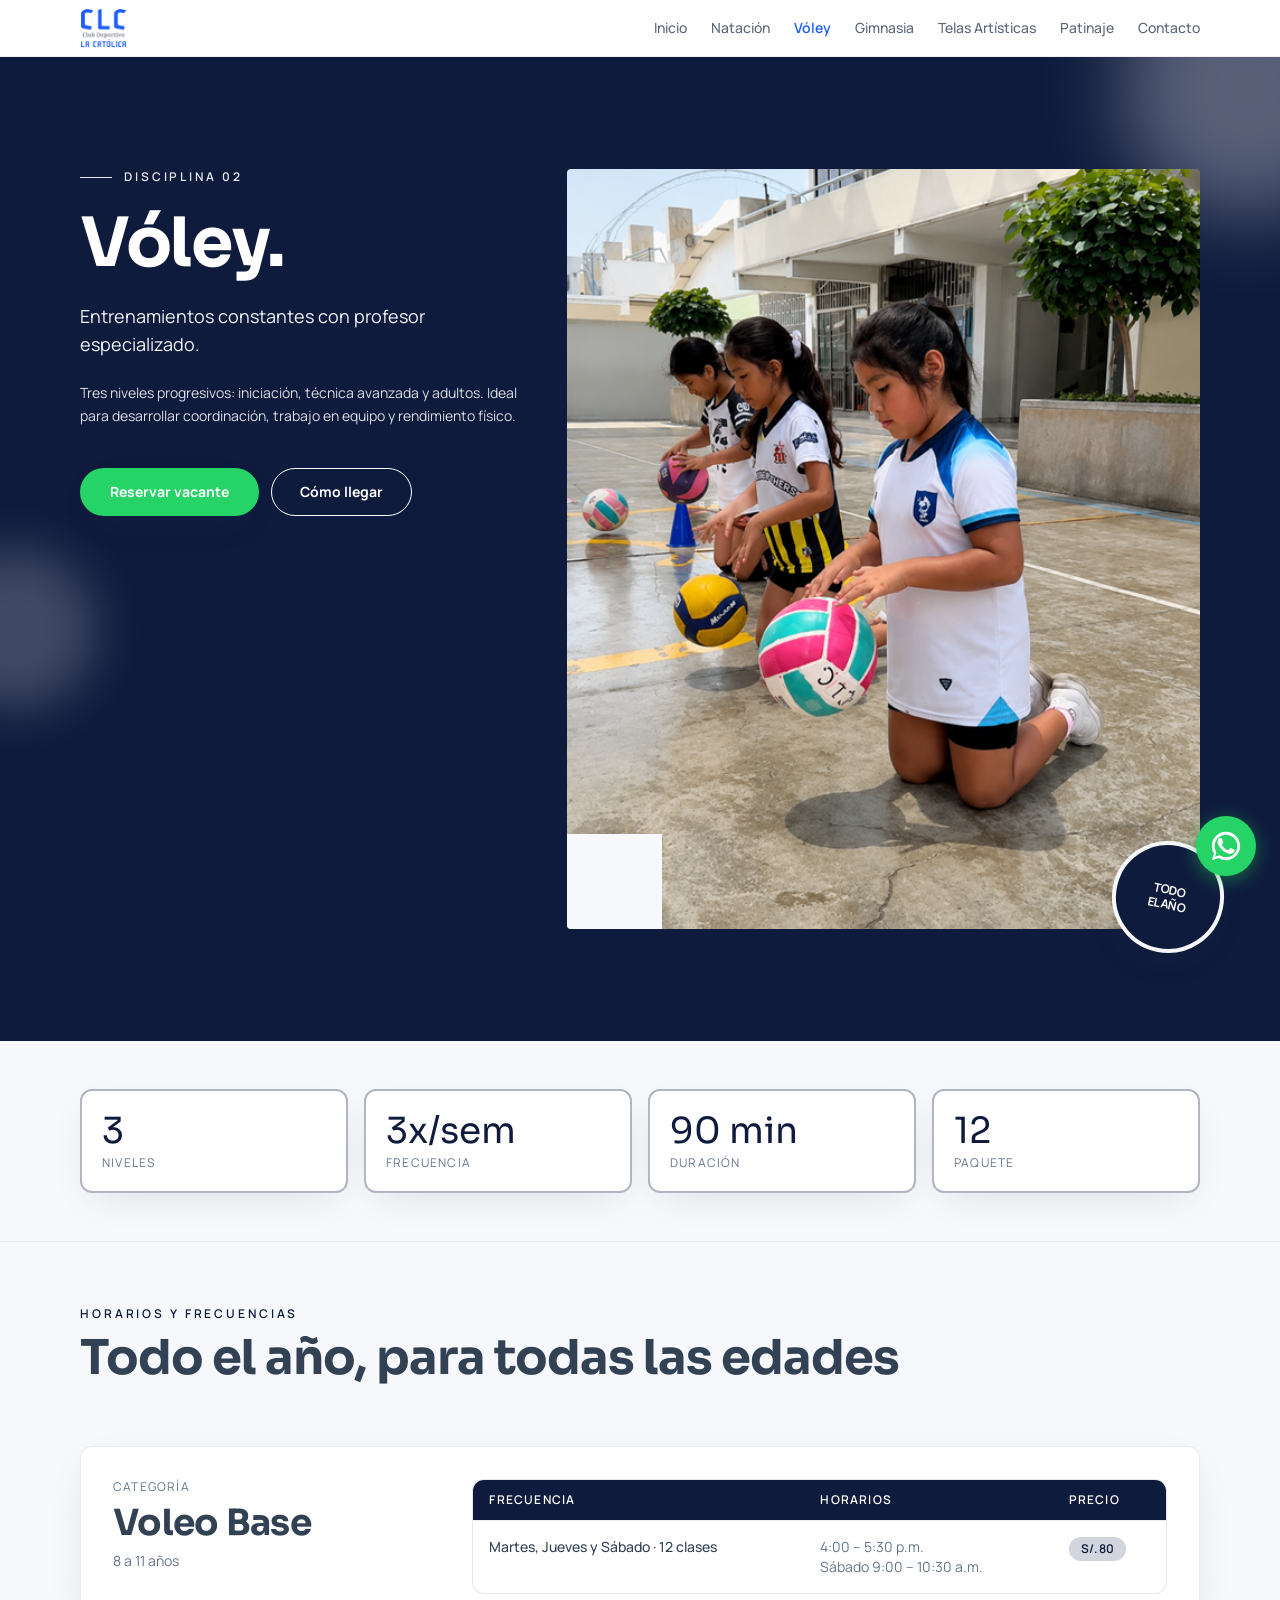
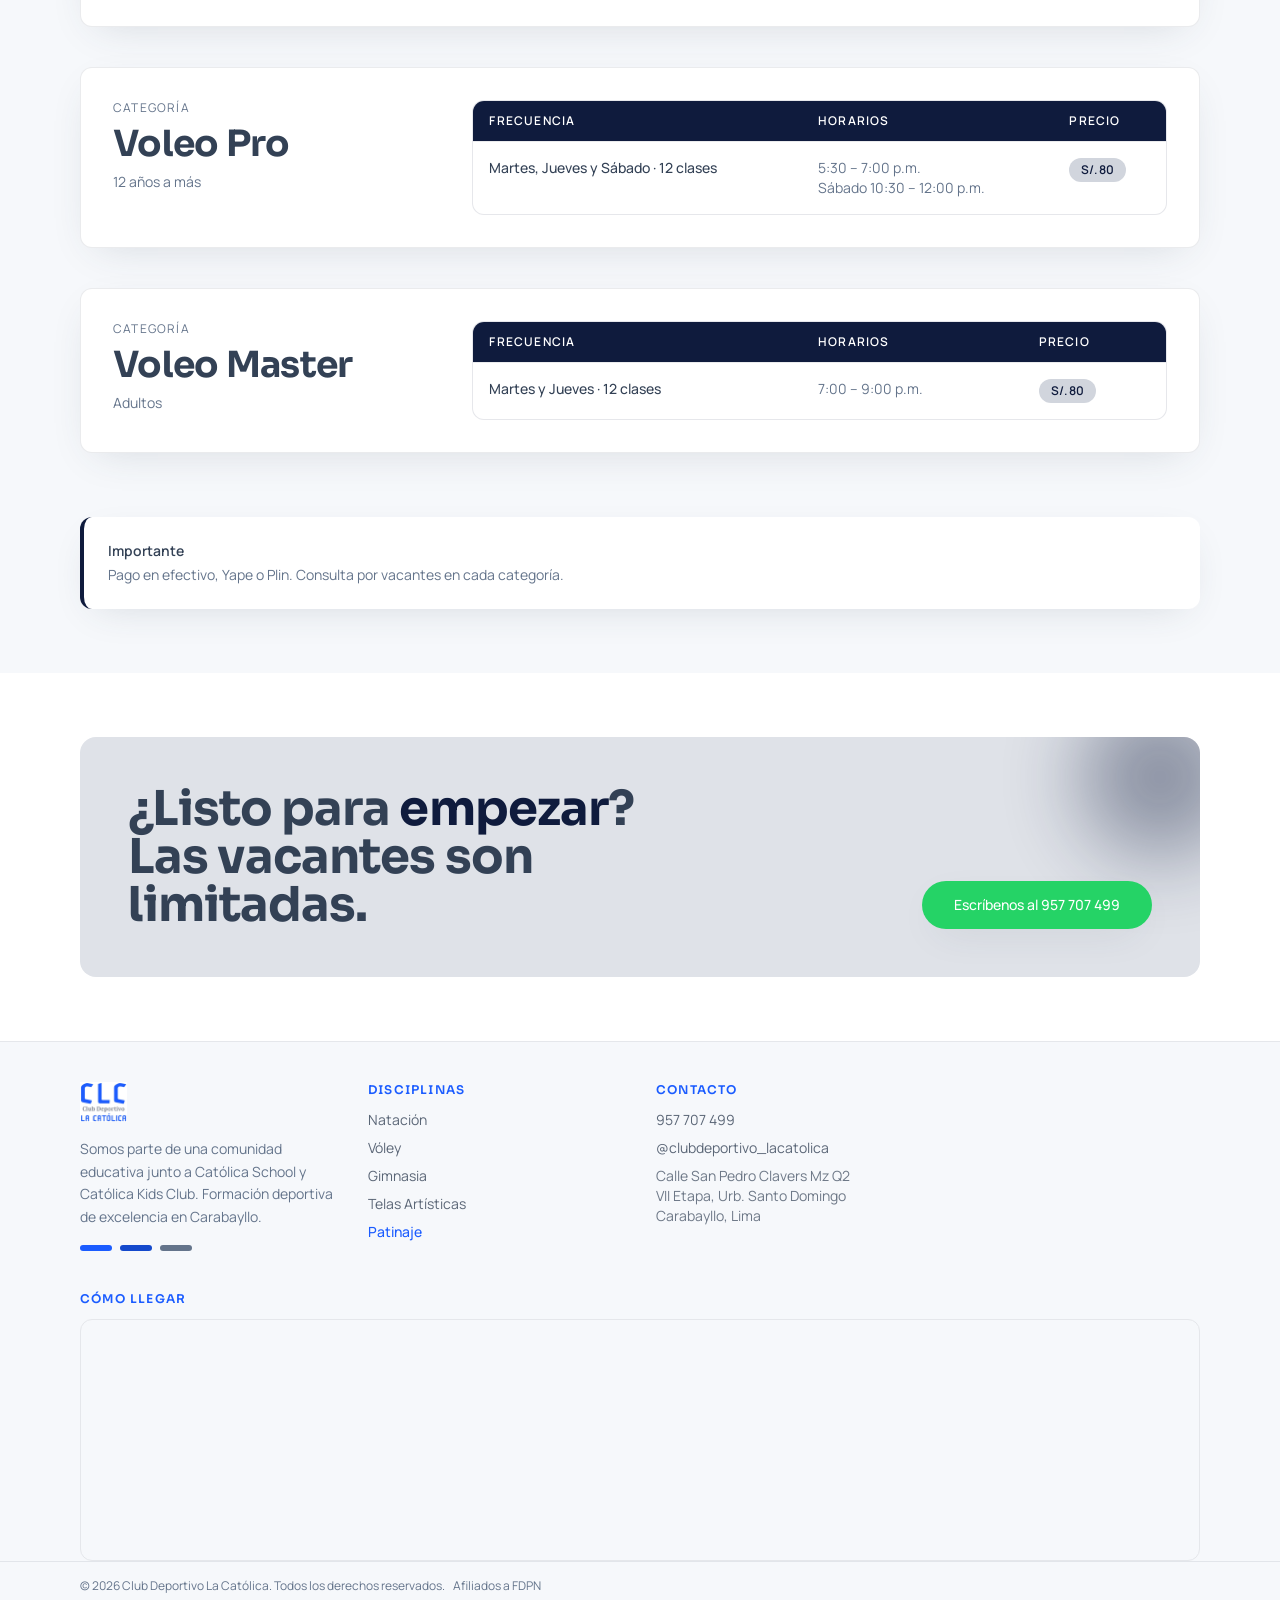
<file: voley.html>
<!DOCTYPE html>
<html lang="es">
<head>
  <meta charset="utf-8"/>
  <meta name="viewport" content="width=device-width, initial-scale=1, viewport-fit=cover"/>
  <link rel="preload" as="image" href="assets/images/logo-clc.png?v=2"/>
  <link rel="stylesheet" href="assets/styles-Crbfe6pi.css"/>
  <link rel="stylesheet" href="https://fonts.googleapis.com/css2?family=Manrope:wght@400;500;600;700&family=Sora:wght@600;700;800&display=swap"/>
  <title>Vóley — CLC Club Deportivo La Católica</title>
  <meta name="description" content="Entrenamiento de vóley formativo y competitivo en Carabayllo. Voleo Base, Intermedio y Avanzado."/>
  <meta name="author" content="Club Deportivo La Católica"/>
  <meta property="og:title" content="Vóley — CLC Club Deportivo La Católica"/>
  <meta property="og:description" content="Entrenamiento de vóley formativo y competitivo en Carabayllo. Voleo Base, Intermedio y Avanzado."/>
  <meta property="og:type" content="website"/>
  <meta name="twitter:card" content="summary_large_image"/>
  <link rel="icon" href="favicon.ico" type="image/x-icon"/>
  <link rel="preconnect" href="https://fonts.googleapis.com"/>
  <link rel="preconnect" href="https://fonts.gstatic.com" crossorigin="anonymous"/>
  <style>
    /* Responsive System */
    html { -webkit-text-size-adjust: 100%; scroll-behavior: smooth; }
    body { overflow-x: hidden; width: 100%; }

    /* Bento Grid */
    .bento-grid { display: grid; gap: 0.75rem; grid-template-columns: 1fr; }
    @media (min-width: 640px) { .bento-grid { grid-template-columns: repeat(2, 1fr); gap: 1rem; } }
    @media (min-width: 1024px) {
      .bento-grid { grid-template-columns: repeat(4, 1fr); gap: 1rem; }
      .bento-hero { grid-column: span 2; grid-row: span 2; min-height: 380px; }
      .bento-natacion { grid-column: span 2; min-height: 180px; }
      .bento-sm { min-height: 180px; }
      .bento-benefits { grid-column: span 2; min-height: 180px; }
    }
    .bento-hero { min-height: 240px; }
    @media (min-width: 640px) { .bento-hero { min-height: 300px; grid-column: span 2; } }

    /* Disciplines Grid */
    .disc-img { aspect-ratio: 3/2; }
    @media (min-width: 480px) { .disc-img { aspect-ratio: 4/3; } }
    @media (min-width: 768px) { .disc-img { aspect-ratio: 3/2; } }

    .disc-grid { display: grid; gap: 1rem; grid-template-columns: 1fr; }
    @media (min-width: 480px) { .disc-grid { grid-template-columns: repeat(2, 1fr); } }
    @media (min-width: 1024px) { .disc-grid { grid-template-columns: repeat(3, 1fr); } }
    @media (min-width: 1280px) { .disc-grid { grid-template-columns: repeat(5, 1fr); } }

    /* Fluid typography */
    .hero-h1 { font-size: clamp(1.75rem, 5vw, 3.75rem); line-height: 1.05; }
    .page-h1 { font-size: clamp(2rem, 6vw, 4.25rem); line-height: 1.02; }

    /* Responsive Tables */
    .table-container {
      overflow-x: auto;
      -webkit-overflow-scrolling: touch;
      border-radius: 0.75rem;
      border: 1px solid rgba(15, 27, 61, 0.1);
      width: 100%;
    }
    .table-container table { min-width: 440px; width: 100%; }

    /* Mobile scroll navigation */
    .mobile-nav {
      scrollbar-width: none;
      -ms-overflow-style: none;
      -webkit-overflow-scrolling: touch;
    }
    .mobile-nav::-webkit-scrollbar { display: none; }

    /* Boton Flotante Fijo de WhatsApp con Animacion de Pulso */
    .wa-floating-btn {
      position: fixed;
      bottom: 24px;
      right: 24px;
      z-index: 9999;
      display: flex;
      align-items: center;
      justify-content: center;
      width: 60px;
      height: 60px;
      background-color: #25d366;
      color: #ffffff !important;
      border-radius: 50%;
      box-shadow: 0 4px 18px rgba(37, 211, 102, 0.45), 0 2px 6px rgba(0, 0, 0, 0.15);
      text-decoration: none;
      cursor: pointer;
      transition: transform 0.3s cubic-bezier(0.34, 1.56, 0.64, 1), box-shadow 0.3s ease;
      animation: wa-pulse 3s infinite ease-in-out;
    }
    .wa-floating-btn:hover {
      transform: scale(1.1) translateY(-2px);
      box-shadow: 0 8px 26px rgba(37, 211, 102, 0.65), 0 4px 12px rgba(0, 0, 0, 0.2);
      animation: none;
    }
    .wa-floating-btn:active {
      transform: scale(0.94);
    }
    .wa-icon {
      width: 34px;
      height: 34px;
      fill: #ffffff;
      transition: transform 0.3s ease;
    }
    .wa-floating-btn:hover .wa-icon {
      transform: scale(1.05);
    }
    .wa-tooltip {
      position: absolute;
      right: 72px;
      background-color: #0f1b3d;
      color: #ffffff;
      padding: 7px 14px;
      border-radius: 20px;
      font-size: 13px;
      font-weight: 600;
      white-space: nowrap;
      box-shadow: 0 4px 15px rgba(0,0,0,0.22);
      opacity: 0;
      visibility: hidden;
      transform: translateX(10px);
      transition: opacity 0.25s ease, transform 0.25s ease, visibility 0.25s;
      pointer-events: none;
      font-family: 'Manrope', sans-serif;
    }
    .wa-tooltip::after {
      content: '';
      position: absolute;
      top: 50%;
      right: -6px;
      transform: translateY(-50%);
      border-width: 6px 0 6px 6px;
      border-style: solid;
      border-color: transparent transparent transparent #0f1b3d;
    }
    .wa-floating-btn:hover .wa-tooltip {
      opacity: 1;
      visibility: visible;
      transform: translateX(0);
    }
    @keyframes wa-pulse {
      0% {
        box-shadow: 0 0 0 0 rgba(37, 211, 102, 0.65), 0 4px 18px rgba(37, 211, 102, 0.45);
      }
      70% {
        box-shadow: 0 0 0 18px rgba(37, 211, 102, 0), 0 4px 18px rgba(37, 211, 102, 0.45);
      }
      100% {
        box-shadow: 0 0 0 0 rgba(37, 211, 102, 0), 0 4px 18px rgba(37, 211, 102, 0.45);
      }
    }
    @media (max-width: 640px) {
      .wa-floating-btn {
        bottom: 20px;
        right: 20px;
        width: 54px;
        height: 54px;
      }
      .wa-icon {
        width: 30px;
        height: 30px;
      }
      .wa-tooltip {
        display: none;
      }
    }
  </style>
</head>
<body class="bg-background text-foreground antialiased">
<a class="wa-floating-btn" href="https://wa.me/51957707499?text=Hola,%20deseo%20más%20información%20sobre%20las%20clases%20en%20el%20Club%20Deportivo%20La%20Católica" target="_blank" rel="noreferrer" aria-label="Escribir por WhatsApp">
  <span class="wa-tooltip">¿Tienes dudas? ¡Escríbenos!</span>
  <svg class="wa-icon" viewBox="0 0 24 24" fill="currentColor">
    <path d="M17.472 14.382c-.297-.149-1.758-.867-2.03-.967-.273-.099-.471-.148-.67.15-.197.297-.767.966-.94 1.164-.173.199-.347.223-.644.075-.297-.15-1.255-.463-2.39-1.475-.883-.788-1.48-1.761-1.653-2.059-.173-.297-.018-.458.13-.606.134-.133.298-.347.446-.52.149-.174.198-.298.298-.497.099-.198.05-.371-.025-.52-.075-.149-.669-1.612-.916-2.207-.242-.579-.487-.5-.669-.51-.173-.008-.371-.01-.57-.01-.198 0-.52.074-.792.372-.272.297-1.04 1.016-1.04 2.479 0 1.462 1.065 2.875 1.213 3.074.149.198 2.096 3.2 5.077 4.487.709.306 1.262.489 1.694.625.712.227 1.36.195 1.871.118.571-.085 1.758-.719 2.006-1.413.248-.694.248-1.289.173-1.413-.074-.124-.272-.198-.57-.347z"/>
    <path d="M11.999 2C6.477 2 2 6.477 2 12c0 1.989.574 3.842 1.565 5.408L2 22l4.737-1.541A9.953 9.953 0 0 0 12 22c5.523 0 10-4.477 10-10S17.523 2 11.999 2zm0 18a7.952 7.952 0 0 1-4.274-1.248l-.306-.181-3.167 1.03.986-3.093-.199-.318A7.953 7.953 0 0 1 4 12c0-4.411 3.589-8 8-8 4.41 0 8 3.589 8 8s-3.59 8-8 8z"/>
  </svg>
</a>
<div class="flex min-h-screen flex-col bg-background text-foreground">

  <header class="sticky top-0 z-40 border-b border-border/60 bg-background/80 backdrop-blur">
    <div class="container-x flex h-14 items-center justify-between md:h-18">
      <a class="flex items-center gap-2" href="index.html">
        <img src="assets/images/logo-clc.png?v=2" alt="CLC Club Deportivo La Católica" class="h-8 w-auto md:h-10"/>
      </a>
      <nav class="hidden items-center gap-6 lg:gap-8 md:flex">
        <a href="index.html" class="text-sm font-medium text-foreground/80 hover:text-primary transition-colors">Inicio</a><a href="natacion.html" class="text-sm font-medium text-foreground/80 hover:text-primary transition-colors">Natación</a><a href="voley.html" class="text-sm font-medium text-primary font-semibold" aria-current="page">Vóley</a><a href="gimnasia.html" class="text-sm font-medium text-foreground/80 hover:text-primary transition-colors">Gimnasia</a><a href="telas.html" class="text-sm font-medium text-foreground/80 hover:text-primary transition-colors">Telas Artísticas</a><a href="patinaje.html" class="text-sm font-medium text-foreground/80 hover:text-primary transition-colors">Patinaje</a><a href="contacto.html" class="text-sm font-medium text-foreground/80 hover:text-primary transition-colors">Contacto</a>
      </nav>
      <a href="https://wa.me/51957707499" target="_blank" rel="noreferrer"
         class="hidden sm:inline-flex h-9 items-center rounded-full bg-[color:var(--brand-whatsapp)] px-4 text-sm font-medium text-white transition-colors hover:bg-[color:var(--brand-whatsapp-dark)]">
        Inscríbete
      </a>
    </div>
    <nav class="border-t border-border/60 md:hidden">
      <div class="mobile-nav container-x flex gap-5 overflow-x-auto py-2.5 text-sm">
        <a href="index.html" class="whitespace-nowrap font-medium text-foreground/70 hover:text-primary">Inicio</a><a href="natacion.html" class="whitespace-nowrap font-medium text-foreground/70 hover:text-primary">Natación</a><a href="voley.html" class="whitespace-nowrap font-medium text-primary font-semibold" aria-current="page">Vóley</a><a href="gimnasia.html" class="whitespace-nowrap font-medium text-foreground/70 hover:text-primary">Gimnasia</a><a href="telas.html" class="whitespace-nowrap font-medium text-foreground/70 hover:text-primary">Telas Artísticas</a><a href="patinaje.html" class="whitespace-nowrap font-medium text-foreground/70 hover:text-primary">Patinaje</a><a href="contacto.html" class="whitespace-nowrap font-medium text-foreground/70 hover:text-primary">Contacto</a>
      </div>
    </nav>
  </header>
  <main class="flex-1"><!--$--><div><section class="relative overflow-hidden" style="background-color:var(--brand-navy);color:#ffffff"><div aria-hidden="true" class="absolute -top-24 -right-24 h-64 w-64 rounded-full opacity-30 blur-2xl" style="background-color:#ffffff"></div><div aria-hidden="true" class="absolute top-1/2 -left-16 h-40 w-40 rounded-full opacity-20 blur-xl" style="background-color:#ffffff"></div><div class="container-x grid gap-12 py-20 md:grid-cols-12 md:py-28"><div class="md:col-span-6 lg:col-span-5"><p class="mb-6 flex items-center gap-3 text-xs font-semibold uppercase tracking-[0.24em] opacity-90" style="color:#ffffff"><span class="inline-block h-px w-8" style="background-color:#ffffff"></span>Disciplina 02</p><h1 class="text-balance page-h1 font-display leading-[0.98]">Vóley.</h1><p class="mt-6 max-w-md text-lg opacity-95" style="color:#ffffff">Entrenamientos constantes con profesor especializado.</p><p class="mt-6 max-w-md text-sm leading-relaxed opacity-85" style="color:#ffffff">Tres niveles progresivos: iniciación, técnica avanzada y adultos. Ideal para desarrollar coordinación, trabajo en equipo y rendimiento físico.</p><div class="mt-10 flex flex-wrap gap-3"><a href="https://wa.me/51957707499" target="_blank" rel="noreferrer" class="inline-flex h-12 items-center rounded-full border-2 border-transparent bg-[color:var(--brand-whatsapp)] px-7 text-sm font-bold text-white shadow-sport transition-colors hover:bg-[color:var(--brand-whatsapp-dark)]">Reservar vacante</a><a href="contacto.html" style="border-color:#ffffff;color:#ffffff" class="inline-flex h-12 items-center rounded-full border px-7 text-sm font-bold hover:opacity-90">Cómo llegar</a></div></div><div class="relative md:col-span-6 lg:col-span-7"><div class="relative aspect-[4/5] overflow-hidden rounded-sm md:aspect-[5/6]"><img src="assets/images/hero-voley.jpg?v=2" alt="Cancha de vóley con balón" class="h-full w-full object-cover" width="1600" height="1200"/><div class="absolute -bottom-px -left-px h-24 w-24 bg-[color:var(--paper)]"></div></div><div aria-hidden="true" class="absolute -bottom-6 -right-6 h-24 w-24 rotate-12 rounded-full border-4 border-[color:var(--paper)] shadow-sport sticker md:h-28 md:w-28" style="background-color:var(--brand-navy);color:#ffffff;border-color:var(--paper)"><span class="text-center text-xs font-bold uppercase leading-tight">Todo<br/>el año</span></div></div></div></section><section class="border-b border-border bg-[color:var(--paper)]"><div class="container-x grid grid-cols-2 gap-4 py-12 md:grid-cols-4"><div class="rounded-xl border-2 border-[color:var(--paper)] bg-background p-5 shadow-sport" style="border-color:color-mix(in srgb, var(--brand-navy) 30%, var(--paper))"><p class="font-display text-3xl md:text-4xl" style="color:var(--brand-navy)">3</p><p class="mt-1 text-xs uppercase tracking-widest text-muted-foreground">Niveles</p></div><div class="rounded-xl border-2 border-[color:var(--paper)] bg-background p-5 shadow-sport" style="border-color:color-mix(in srgb, var(--brand-navy) 30%, var(--paper))"><p class="font-display text-3xl md:text-4xl" style="color:var(--brand-navy)">3x/sem</p><p class="mt-1 text-xs uppercase tracking-widest text-muted-foreground">Frecuencia</p></div><div class="rounded-xl border-2 border-[color:var(--paper)] bg-background p-5 shadow-sport" style="border-color:color-mix(in srgb, var(--brand-navy) 30%, var(--paper))"><p class="font-display text-3xl md:text-4xl" style="color:var(--brand-navy)">90 min</p><p class="mt-1 text-xs uppercase tracking-widest text-muted-foreground">Duración</p></div><div class="rounded-xl border-2 border-[color:var(--paper)] bg-background p-5 shadow-sport" style="border-color:color-mix(in srgb, var(--brand-navy) 30%, var(--paper))"><p class="font-display text-3xl md:text-4xl" style="color:var(--brand-navy)">12</p><p class="mt-1 text-xs uppercase tracking-widest text-muted-foreground">Paquete</p></div></div></section><section class="bg-[color:var(--paper)]"><div class="container-x py-10 md:py-16 lg:py-20"><div class="mb-16 flex items-end justify-between gap-8"><div><p class="mb-3 text-xs font-semibold uppercase tracking-[0.24em]" style="color:var(--brand-navy)">Horarios y frecuencias</p><h2 class="text-balance text-4xl md:text-5xl">Todo el año, para todas las edades</h2></div></div><div class="space-y-10"><article class="grid gap-6 rounded-xl border border-ink/10 bg-background p-6 shadow-sport md:grid-cols-12 md:p-8"><header class="md:col-span-4"><p class="text-xs uppercase tracking-widest text-muted-foreground">Categoría</p><h3 class="mt-2 text-3xl md:text-4xl">Voleo Base</h3><p class="mt-2 text-sm text-muted-foreground">8 a 11 años</p></header><div class="md:col-span-8"><div class="table-container bg-background"><table class="w-full text-left text-sm"><thead><tr style="background-color:var(--brand-navy);color:#ffffff"><th class="px-4 py-3 text-xs font-semibold uppercase tracking-widest">Frecuencia</th><th class="px-4 py-3 text-xs font-semibold uppercase tracking-widest">Horarios</th><th class="px-4 py-3 text-xs font-semibold uppercase tracking-widest">Precio</th></tr></thead><tbody><tr class="border-t border-ink/10 align-top transition-colors hover:bg-[color:var(--row-hover)]" style="--row-hover:color-mix(in srgb, var(--brand-navy) 10%, var(--paper))"><td class="px-4 py-4 font-medium">Martes, Jueves y Sábado · 12 clases</td><td class="px-4 py-4 text-muted-foreground whitespace-pre-line">4:00 – 5:30 p.m.
Sábado 9:00 – 10:30 a.m.</td><td class="px-4 py-4"><span class="inline-block rounded-full px-3 py-1 text-xs font-semibold" style="background-color:color-mix(in srgb, var(--brand-navy) 16%, var(--paper));color:var(--brand-navy)">S/. 80</span></td></tr></tbody></table></div></div></article><article class="grid gap-6 rounded-xl border border-ink/10 bg-background p-6 shadow-sport md:grid-cols-12 md:p-8"><header class="md:col-span-4"><p class="text-xs uppercase tracking-widest text-muted-foreground">Categoría</p><h3 class="mt-2 text-3xl md:text-4xl">Voleo Pro</h3><p class="mt-2 text-sm text-muted-foreground">12 años a más</p></header><div class="md:col-span-8"><div class="table-container bg-background"><table class="w-full text-left text-sm"><thead><tr style="background-color:var(--brand-navy);color:#ffffff"><th class="px-4 py-3 text-xs font-semibold uppercase tracking-widest">Frecuencia</th><th class="px-4 py-3 text-xs font-semibold uppercase tracking-widest">Horarios</th><th class="px-4 py-3 text-xs font-semibold uppercase tracking-widest">Precio</th></tr></thead><tbody><tr class="border-t border-ink/10 align-top transition-colors hover:bg-[color:var(--row-hover)]" style="--row-hover:color-mix(in srgb, var(--brand-navy) 10%, var(--paper))"><td class="px-4 py-4 font-medium">Martes, Jueves y Sábado · 12 clases</td><td class="px-4 py-4 text-muted-foreground whitespace-pre-line">5:30 – 7:00 p.m.
Sábado 10:30 – 12:00 p.m.</td><td class="px-4 py-4"><span class="inline-block rounded-full px-3 py-1 text-xs font-semibold" style="background-color:color-mix(in srgb, var(--brand-navy) 16%, var(--paper));color:var(--brand-navy)">S/. 80</span></td></tr></tbody></table></div></div></article><article class="grid gap-6 rounded-xl border border-ink/10 bg-background p-6 shadow-sport md:grid-cols-12 md:p-8"><header class="md:col-span-4"><p class="text-xs uppercase tracking-widest text-muted-foreground">Categoría</p><h3 class="mt-2 text-3xl md:text-4xl">Voleo Master</h3><p class="mt-2 text-sm text-muted-foreground">Adultos</p></header><div class="md:col-span-8"><div class="table-container bg-background"><table class="w-full text-left text-sm"><thead><tr style="background-color:var(--brand-navy);color:#ffffff"><th class="px-4 py-3 text-xs font-semibold uppercase tracking-widest">Frecuencia</th><th class="px-4 py-3 text-xs font-semibold uppercase tracking-widest">Horarios</th><th class="px-4 py-3 text-xs font-semibold uppercase tracking-widest">Precio</th></tr></thead><tbody><tr class="border-t border-ink/10 align-top transition-colors hover:bg-[color:var(--row-hover)]" style="--row-hover:color-mix(in srgb, var(--brand-navy) 10%, var(--paper))"><td class="px-4 py-4 font-medium">Martes y Jueves · 12 clases</td><td class="px-4 py-4 text-muted-foreground whitespace-pre-line">7:00 – 9:00 p.m.</td><td class="px-4 py-4"><span class="inline-block rounded-full px-3 py-1 text-xs font-semibold" style="background-color:color-mix(in srgb, var(--brand-navy) 16%, var(--paper));color:var(--brand-navy)">S/. 80</span></td></tr></tbody></table></div></div></article></div><div class="mt-16 flex items-start gap-4 rounded-xl border-l-4 bg-background p-6 text-sm text-foreground shadow-sport" style="border-left-color:var(--brand-navy)"><div><p class="font-semibold">Importante</p><p class="mt-1 text-muted-foreground">Pago en efectivo, Yape o Plin. Consulta por vacantes en cada categoría.</p></div></div></div></section><section class="bg-background"><div class="container-x py-10 md:py-16 lg:py-20"><div class="relative flex flex-col items-start justify-between gap-8 overflow-hidden rounded-2xl p-8 md:flex-row md:items-end md:p-12" style="background-color:color-mix(in srgb, var(--brand-navy) 10%, var(--paper))"><div aria-hidden="true" class="absolute -right-10 -top-10 h-40 w-40 rounded-full opacity-40 blur-2xl" style="background-color:var(--brand-navy)"></div><h2 class="relative max-w-xl text-balance text-4xl md:text-5xl">¿Listo para <span class="font-display" style="color:var(--brand-navy)">empezar</span>?<br/>Las vacantes son limitadas.</h2><a href="https://wa.me/51957707499" target="_blank" rel="noreferrer" class="relative inline-flex h-12 items-center rounded-full bg-[color:var(--brand-whatsapp)] px-8 text-sm font-medium text-white shadow-sport transition-colors hover:bg-[color:var(--brand-whatsapp-dark)]">Escríbenos al 957 707 499</a></div></div></section></div>

</main>
  <footer class="border-t border-border bg-[color:var(--paper)] text-[color:var(--ink)]">
    <div class="container-x grid gap-8 py-10 sm:grid-cols-2 md:grid-cols-4 md:py-14">
      <div class="sm:col-span-2">
        <img src="assets/images/logo-clc.png?v=2" alt="CLC Club Deportivo La Católica" class="h-10 w-auto" />
        <p class="mt-4 max-w-sm text-sm leading-relaxed text-muted-foreground">
          Somos parte de una comunidad educativa junto a Católica School y Católica Kids Club. Formación deportiva de excelencia en Carabayllo.
        </p>
        <div class="mt-4 flex gap-2">
          <span class="h-1.5 w-8 rounded-full bg-[color:var(--brand-blue)]"></span>
          <span class="h-1.5 w-8 rounded-full bg-[color:var(--brand-blue-dark)]"></span>
          <span class="h-1.5 w-8 rounded-full bg-[color:var(--muted-foreground)]"></span>
        </div>
      </div>
      <div>
        <h4 class="text-xs font-semibold uppercase tracking-widest text-[color:var(--brand-blue)]">Disciplinas</h4>
        <ul class="mt-3 space-y-2 text-sm text-foreground/80">
          <li><a href="natacion.html" class="hover:text-[color:var(--brand-blue)] transition-colors">Natación</a></li>
          <li><a href="voley.html" class="hover:text-[color:var(--brand-blue)] transition-colors">Vóley</a></li>
          <li><a href="gimnasia.html" class="hover:text-[color:var(--brand-blue)] transition-colors">Gimnasia</a></li>
          <li><a href="telas.html" class="hover:text-[color:var(--brand-blue)] transition-colors">Telas Artísticas</a></li>
          <li><a href="patinaje.html" class="hover:text-[color:var(--brand-blue)] transition-colors font-medium text-primary">Patinaje</a></li>
        </ul>
      </div>
      <div>
        <h4 class="text-xs font-semibold uppercase tracking-widest text-[color:var(--brand-blue)]">Contacto</h4>
        <ul class="mt-3 space-y-2 text-sm text-foreground/80">
          <li><a href="https://wa.me/51957707499" target="_blank" rel="noreferrer" class="hover:text-[color:var(--brand-blue)]">957 707 499</a></li>
          <li><a href="https://instagram.com/clubdeportivo_lacatolica" target="_blank" rel="noreferrer" class="hover:text-[color:var(--brand-blue)]">@clubdeportivo_lacatolica</a></li>
          <li class="pt-1 leading-snug text-foreground/70">Calle San Pedro Clavers Mz Q2<br/>VII Etapa, Urb. Santo Domingo<br/>Carabayllo, Lima</li>
        </ul>
      </div>
    </div>
    <div class="container-x pb-8">
      <h4 class="mb-3 text-xs font-semibold uppercase tracking-widest text-[color:var(--brand-blue)]">Cómo llegar</h4>
      <div class="overflow-hidden rounded-xl border border-border">
        <iframe title="Ubicación Club Deportivo La Católica"
                src="https://www.google.com/maps?q=Calle+San+Pedro+Clavers+Mz+Q2+Urb.+Santo+Domingo+Carabayllo+Lima&output=embed"
                width="100%" height="240" loading="lazy" referrerpolicy="no-referrer-when-downgrade" style="border:0;display:block;"></iframe>
      </div>
    </div>
    <div class="border-t border-ink/10">
      <div class="container-x flex flex-col gap-2 py-4 text-xs text-muted-foreground sm:flex-row sm:items-center sm:justify-between">
        <span>© 2026 Club Deportivo La Católica. Todos los derechos reservados.</span>
        <span>Afiliados a FDPN</span>
      </div>
    </div>
  </footer>
</div>
<script>
  document.addEventListener('DOMContentLoaded', function() {
    document.querySelectorAll('a[href^="#"]').forEach(anchor => {
      anchor.addEventListener('click', function(e) {
        const el = document.getElementById(this.getAttribute('href').slice(1));
        if (el) { e.preventDefault(); el.scrollIntoView({ behavior: 'smooth' }); }
      });
    });
  });
</script>
</body>
</html>
</file>
